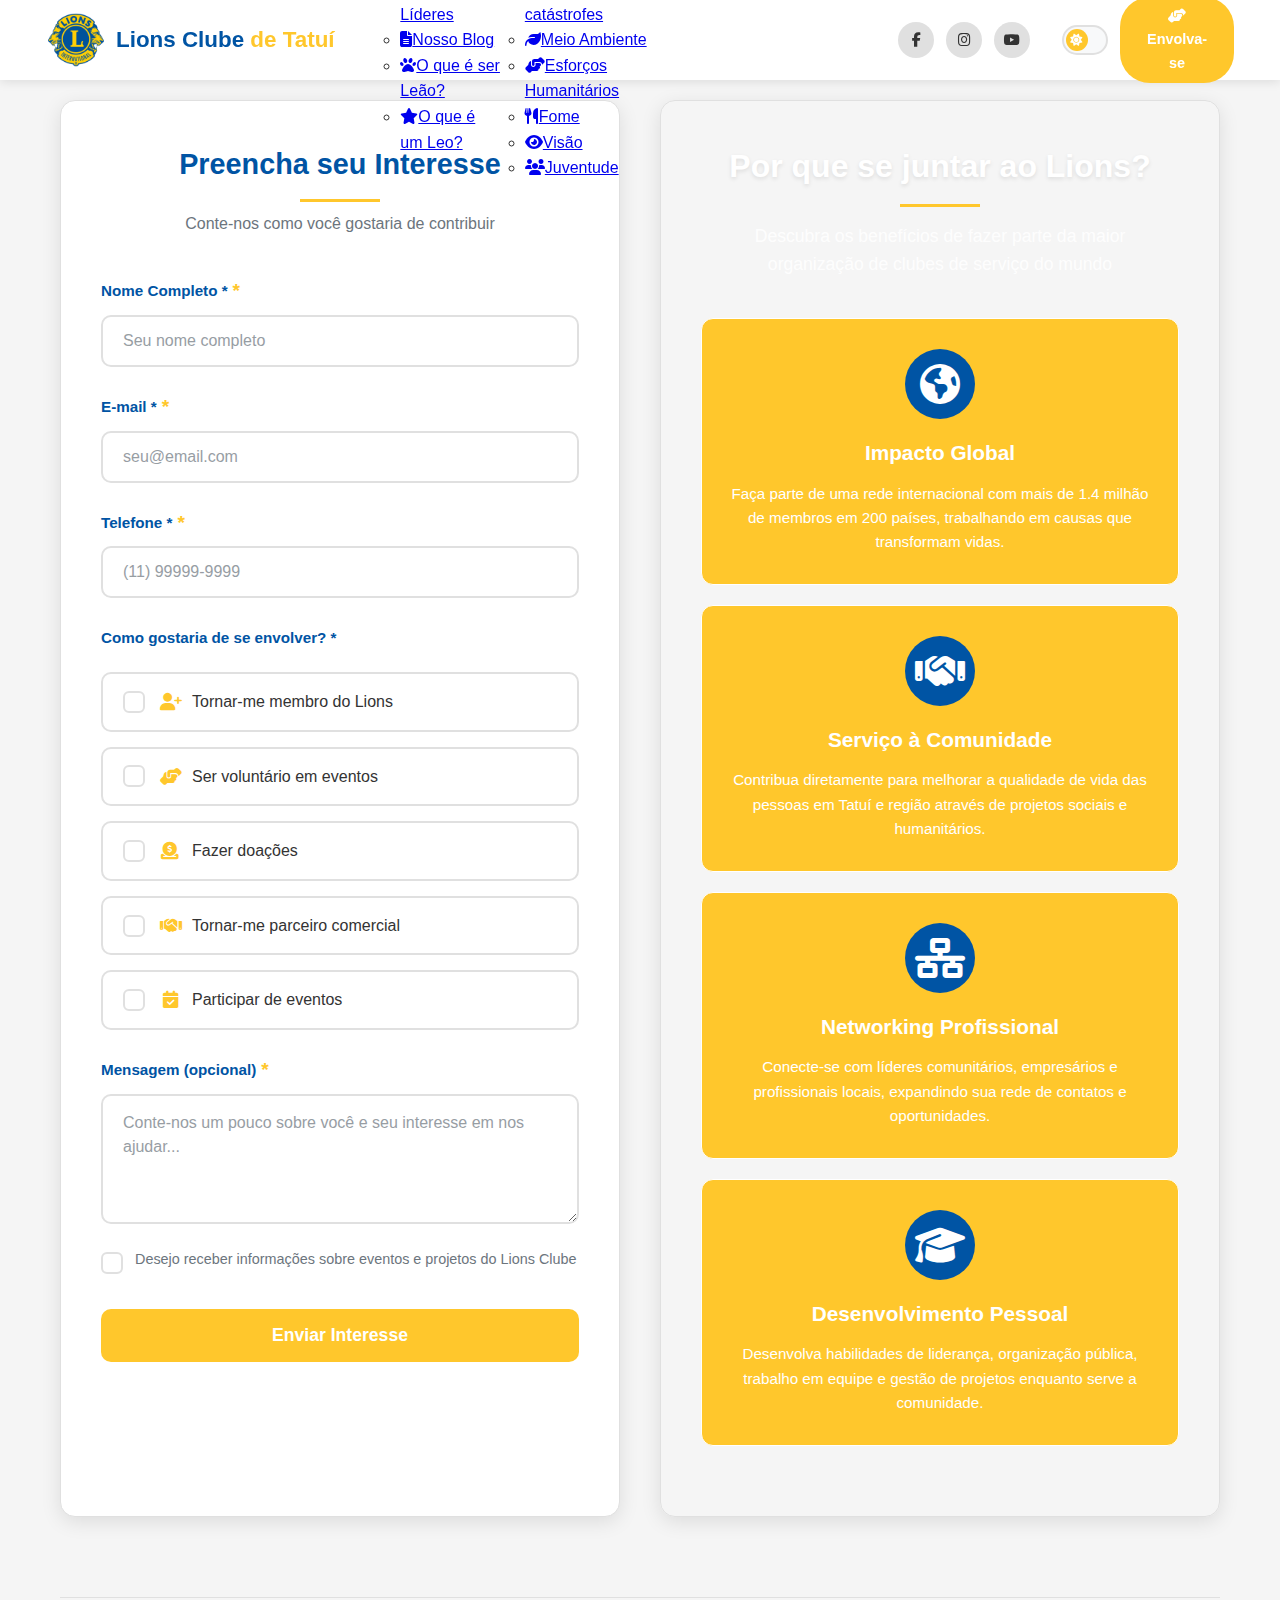
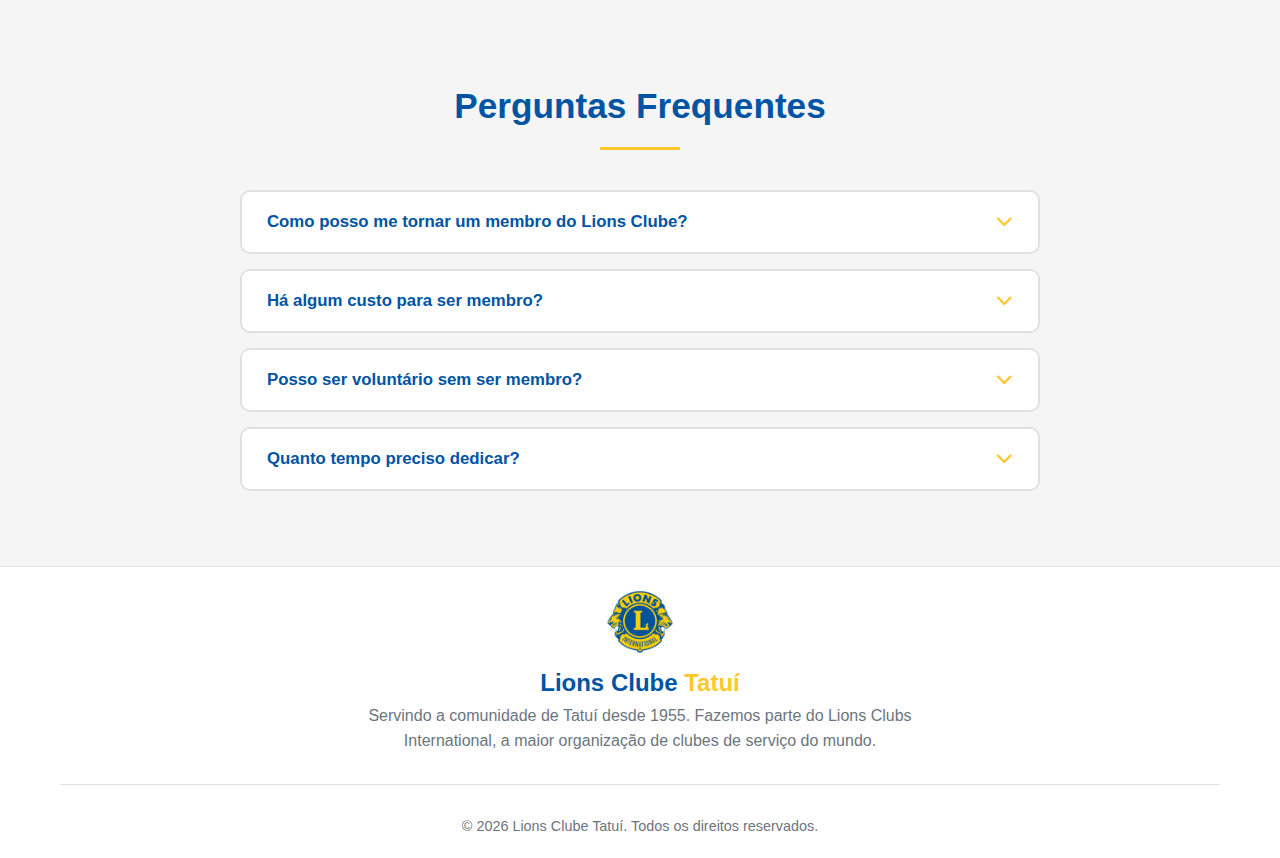
<file: login/login.html>
<!DOCTYPE html>
<html lang="pt-BR">

<head>
    <meta charset="UTF-8">
    <meta name="viewport" content="width=device-width, initial-scale=1.0">
    <title>Envolva-se | Lions Clube de Tatuí</title>

    <!-- CSS -->
    <link rel="stylesheet" href="../index.css">
    <link rel="stylesheet" href="../theme/theme.css">
    <link rel="stylesheet" href="login.css">

    <!-- Font Awesome -->
    <link rel="stylesheet" href="https://cdnjs.cloudflare.com/ajax/libs/font-awesome/6.4.0/css/all.min.css">

    <!-- JavaScript -->
    <script src="../index.js" defer></script>
    <script src="../theme/theme.js" defer></script>
    <script src="login.js" defer></script>

    <!-- Favicon -->
    <link rel="icon" href="../src/img/logo.png">
</head>

<body>
    <!-- Cabeçalho -->
    <header class="header">
        <div class="container header-container">
            <div class="logo">
                <a href="../index.html" class="logo-link">
                    <img src="../src/img/logo.png" alt="Lions Clube Internacional" class="logo-img">
                    <div class="logo-text">Lions Clube <span>de Tatuí</span></div>
                </a>
            </div>

            <button class="menu-toggle" id="menuToggle" aria-label="Abrir menu">
                <i class="fas fa-bars"></i>
            </button>

            <nav class="nav" id="mainNav">
                <ul class="nav-list">
                    <li class="nav-item"><a href="../index.html" class="nav-link">Início</a></li>

                    <!-- Dropdown de Sobre Nós -->
                    <li class="nav-item dropdown active">
                        <a href="#" class="nav-link">
                            Sobre Nós
                            <i class="fas fa-chevron-down dropdown-icon"></i>
                        </a>
                        <ul class="dropdown-menu">
                            <li><a href="../about-us/who-we-are/who-we-are.html" class="dropdown-item">
                                    <i class="fa fa-users"></i>Quem Somos?
                                </a></li>
                            <li><a href="../about-us/our-leaders/our-leaders.html" class="dropdown-item">
                                    <i class="fas fa-crown"></i>Nossos Líderes
                                </a></li>
                            <li><a href="https://lionsclubetatui.blogspot.com/" class="dropdown-item" target="blank">
                                    <i class="fa fa-file-text"></i>Nosso Blog
                                </a></li>
                            <li><a href="../about-us/about-lion-leo/about-lion.html" class="dropdown-item">
                                    <i class="fas fa-paw"></i>O que é ser Leão?
                                </a></li>
                            <li><a href="../about-us/about-lion-leo/about-leo.html" class="dropdown-item">
                                    <i class="fas fa-star"></i>O que é um Leo?
                                </a></li>
                        </ul>
                    </li>

                    <!-- Dropdown da Causas -->
                    <li class="nav-item dropdown">
                        <a href="#causes" class="nav-link">
                            Causas
                            <i class="fas fa-chevron-down dropdown-icon"></i>
                        </a>
                        <ul class="dropdown-menu">
                            <li><a href="../causes/child-cancer.html" class="dropdown-item">
                                    <i class="fas fa-child"></i>Câncer Infantil
                                </a></li>
                            <li><a href="../causes/diabetes.html" class="dropdown-item">
                                    <i class="fas fa-heartbeat"></i>Diabetes
                                </a></li>
                            <li><a href="../causes/help-after-disasters.html" class="dropdown-item">
                                    <i class="fas fa-home"></i>Socorro após catástrofes
                                </a></li>
                            <li><a href="../causes/environment.html" class="dropdown-item">
                                    <i class="fas fa-leaf"></i>Meio Ambiente
                                </a></li>
                            <li><a href="../causes/humanitarian-efforts.html" class="dropdown-item">
                                    <i class="fas fa-hands-helping"></i>Esforços Humanitários
                                </a></li>
                            <li><a href="../causes/hunger.html" class="dropdown-item">
                                    <i class="fas fa-utensils"></i>Fome
                                </a></li>
                            <li><a href="../causes/vision.html" class="dropdown-item">
                                    <i class="fas fa-eye"></i>Visão
                                </a></li>
                            <li><a href="../causes/youth.html" class="dropdown-item">
                                    <i class="fas fa-users"></i>Juventude
                                </a></li>
                        </ul>
                    </li>

                    <li class="nav-item"><a href="../index.html#mission" class="nav-link">Nossa Missão</a></li>
                    <li class="nav-item"><a href="../index.html#atividades" class="nav-link">Eventos</a></li>
                </ul>

                <!-- Links sociais no header -->
                <div class="nav-social-links">
                    <a href="https://www.facebook.com/lionsclubedetatui.org.br" target="_blank" aria-label="Facebook"><i
                            class="fab fa-facebook-f"></i></a>
                    <a href="https://www.instagram.com/lionsclubedetatui" target="_blank" aria-label="Instagram"><i
                            class="fab fa-instagram"></i></a>
                    <a href="https://www.youtube.com/@lionsclubedetatui336" target="_blank" aria-label="YouTube"><i
                            class="fab fa-youtube"></i></a>
                </div>

                <div class="nav-actions">
                    <button class="theme-toggle" id="themeToggle" aria-label="Alternar tema">
                        <span class="toggle-slider">
                            <i class="fas fa-sun toggle-icon sun-icon"></i>
                            <i class="fas fa-moon toggle-icon moon-icon"></i>
                        </span>
                    </button>

                    <a href="../login/login.html" class="btn btn-small nav-involve-btn">
                        <i class="fas fa-hands-helping"></i>
                        Envolva-se
                    </a>
                </div>
            </nav>
        </div>
    </header>
    <!-- Conteúdo Principal -->
    <main class="envolva-se-page">
        <div class="container">

            <!-- Opções de Envolvimento -->
            <div class="envolva-se-content">
                <!-- Formulário de Interesse -->
                <div class="envolva-se-form-container card">
                    <div class="envolva-se-header">
                        <h2 class="section-title">Preencha seu Interesse</h2>
                        <p class="section-description">Conte-nos como você gostaria de contribuir</p>
                    </div>

                    <form id="interesse-form" class="envolva-se-form" novalidate>
                        <div class="form-group">
                            <label for="nome" class="form-label">Nome Completo *</label>
                            <input type="text" id="nome" name="nome" class="form-input" placeholder="Seu nome completo"
                                required>
                        </div>

                        <div class="form-group">
                            <label for="email" class="form-label">E-mail *</label>
                            <input type="email" id="email" name="email" class="form-input" placeholder="seu@email.com"
                                required>
                        </div>

                        <div class="form-group">
                            <label for="telefone" class="form-label">Telefone *</label>
                            <input type="tel" id="telefone" name="telefone" class="form-input"
                                placeholder="(11) 99999-9999" required>
                        </div>

                        <div class="form-group">
                            <label class="form-label">Como gostaria de se envolver? *</label>
                            <div class="envolvimento-options">
                                <label class="option-checkbox">
                                    <input type="checkbox" name="envolvimento" value="membro">
                                    <span class="checkbox-custom"></span>
                                    <span class="option-text">
                                        <i class="fas fa-user-plus"></i>
                                        Tornar-me membro do Lions
                                    </span>
                                </label>

                                <label class="option-checkbox">
                                    <input type="checkbox" name="envolvimento" value="voluntario">
                                    <span class="checkbox-custom"></span>
                                    <span class="option-text">
                                        <i class="fas fa-hands-helping"></i>
                                        Ser voluntário em eventos
                                    </span>
                                </label>

                                <label class="option-checkbox">
                                    <input type="checkbox" name="envolvimento" value="doacao">
                                    <span class="checkbox-custom"></span>
                                    <span class="option-text">
                                        <i class="fas fa-donate"></i>
                                        Fazer doações
                                    </span>
                                </label>

                                <label class="option-checkbox">
                                    <input type="checkbox" name="envolvimento" value="parceiro">
                                    <span class="checkbox-custom"></span>
                                    <span class="option-text">
                                        <i class="fas fa-handshake"></i>
                                        Tornar-me parceiro comercial
                                    </span>
                                </label>

                                <label class="option-checkbox">
                                    <input type="checkbox" name="envolvimento" value="eventos">
                                    <span class="checkbox-custom"></span>
                                    <span class="option-text">
                                        <i class="fas fa-calendar-check"></i>
                                        Participar de eventos
                                    </span>
                                </label>
                            </div>
                        </div>

                        <div class="form-group">
                            <label for="mensagem" class="form-label">Mensagem (opcional)</label>
                            <textarea id="mensagem" name="mensagem" class="form-input textarea-input"
                                placeholder="Conte-nos um pouco sobre você e seu interesse em nos ajudar..."
                                rows="4"></textarea>
                        </div>

                        <div class="form-group">
                            <label class="checkbox-label">
                                <input type="checkbox" id="newsletter" name="newsletter">
                                <span class="checkbox-custom"></span>
                                Desejo receber informações sobre eventos e projetos do Lions Clube
                            </label>
                        </div>

                        <button type="submit" class="btn btn-full">
                            <span class="btn-text">Enviar Interesse</span>
                            <span class="btn-loading" style="display: none;">
                                <i class="fas fa-spinner fa-spin"></i>
                                Enviando...
                            </span>
                        </button>
                    </form>
                </div>

                <!-- Informações sobre envolvimento -->
                <div class="envolva-se-info card">
                    <div class="info-content">
                        <div class="info-header">
                            <h2 class="section-title">Por que se juntar ao Lions?</h2>
                            <p>Descubra os benefícios de fazer parte da maior organização de clubes de serviço do mundo
                            </p>
                        </div>

                        <div class="info-features-grid">
                            <div class="info-feature">
                                <i class="fas fa-globe-americas"></i>
                                <h4>Impacto Global</h4>
                                <p>Faça parte de uma rede internacional com mais de 1.4 milhão de membros em 200 países,
                                    trabalhando em causas que transformam vidas.</p>
                            </div>

                            <div class="info-feature">
                                <i class="fas fa-handshake"></i>
                                <h4>Serviço à Comunidade</h4>
                                <p>Contribua diretamente para melhorar a qualidade de vida das pessoas em Tatuí e região
                                    através de projetos sociais e humanitários.</p>
                            </div>

                            <div class="info-feature">
                                <i class="fas fa-network-wired"></i>
                                <h4>Networking Profissional</h4>
                                <p>Conecte-se com líderes comunitários, empresários e profissionais locais, expandindo
                                    sua rede de contatos e oportunidades.</p>
                            </div>

                            <div class="info-feature">
                                <i class="fas fa-graduation-cap"></i>
                                <h4>Desenvolvimento Pessoal</h4>
                                <p>Desenvolva habilidades de liderança, organização pública, trabalho em equipe e gestão
                                    de projetos enquanto serve a comunidade.</p>
                            </div>
                        </div>
                    </div>
                </div>
            </div>

            <!-- FAQ -->
            <section class="faq-section">
                <h2 class="section-title">Perguntas Frequentes</h2>

                <div class="faq-container">
                    <div class="faq-item">
                        <button class="faq-question">
                            <span>Como posso me tornar um membro do Lions Clube?</span>
                            <i class="fas fa-chevron-down"></i>
                        </button>
                        <div class="faq-answer">
                            <p>Para se tornar membro, você precisa ser convidado por um Leão atual ou expressar seu
                                interesse através deste formulário. Após o contato inicial, você será convidado para uma
                                reunião para conhecer melhor nosso trabalho e, se houver interesse mútuo, será
                                formalizada sua adesão.</p>
                        </div>
                    </div>

                    <div class="faq-item">
                        <button class="faq-question">
                            <span>Há algum custo para ser membro?</span>
                            <i class="fas fa-chevron-down"></i>
                        </button>
                        <div class="faq-answer">
                            <p>Sim, há uma mensalidade que ajuda a custear as atividades do clube, eventos e
                                contribuições para as causas globais do Lions International. O valor é acessível e
                                discutido durante o processo de adesão.</p>
                        </div>
                    </div>

                    <div class="faq-item">
                        <button class="faq-question">
                            <span>Posso ser voluntário sem ser membro?</span>
                            <i class="fas fa-chevron-down"></i>
                        </button>
                        <div class="faq-answer">
                            <p>Sim! Temos muitos voluntários que participam de eventos específicos sem serem membros
                                formais. Você pode ajudar em ações pontuais conforme sua disponibilidade.</p>
                        </div>
                    </div>

                    <div class="faq-item">
                        <button class="faq-question">
                            <span>Quanto tempo preciso dedicar?</span>
                            <i class="fas fa-chevron-down"></i>
                        </button>
                        <div class="faq-answer">
                            <p>Como membro, espera-se a participação em reuniões mensais e eventos. Como voluntário,
                                você pode escolher os eventos e projetos que se encaixam na sua agenda. A flexibilidade
                                é uma de nossas características.</p>
                        </div>
                    </div>
                </div>
            </section>
        </div>
    </main>

    <!-- Rodapé -->
    <footer>
        <div class="container">
            <div class="footer-content">
                <div class="footer-col">
                    <div class="footer-logo">
                        <img src="../src/img/logo.png" alt="Lions Clube Internacional" class="logo-img">
                        <div class="logo-text">Lions Clube <span>Tatuí</span></div>
                    </div>
                    <p>Servindo a comunidade de Tatuí desde 1955. Fazemos parte do Lions Clubs International, a maior
                        organização de clubes de serviço do mundo.</p>
                </div>
            </div>
            <div class="footer-bottom">
                <p>&copy; <span id="currentYear">2025</span> Lions Clube Tatuí. Todos os direitos reservados.</p>
            </div>
        </div>
    </footer>
</body>

</html>
</file>
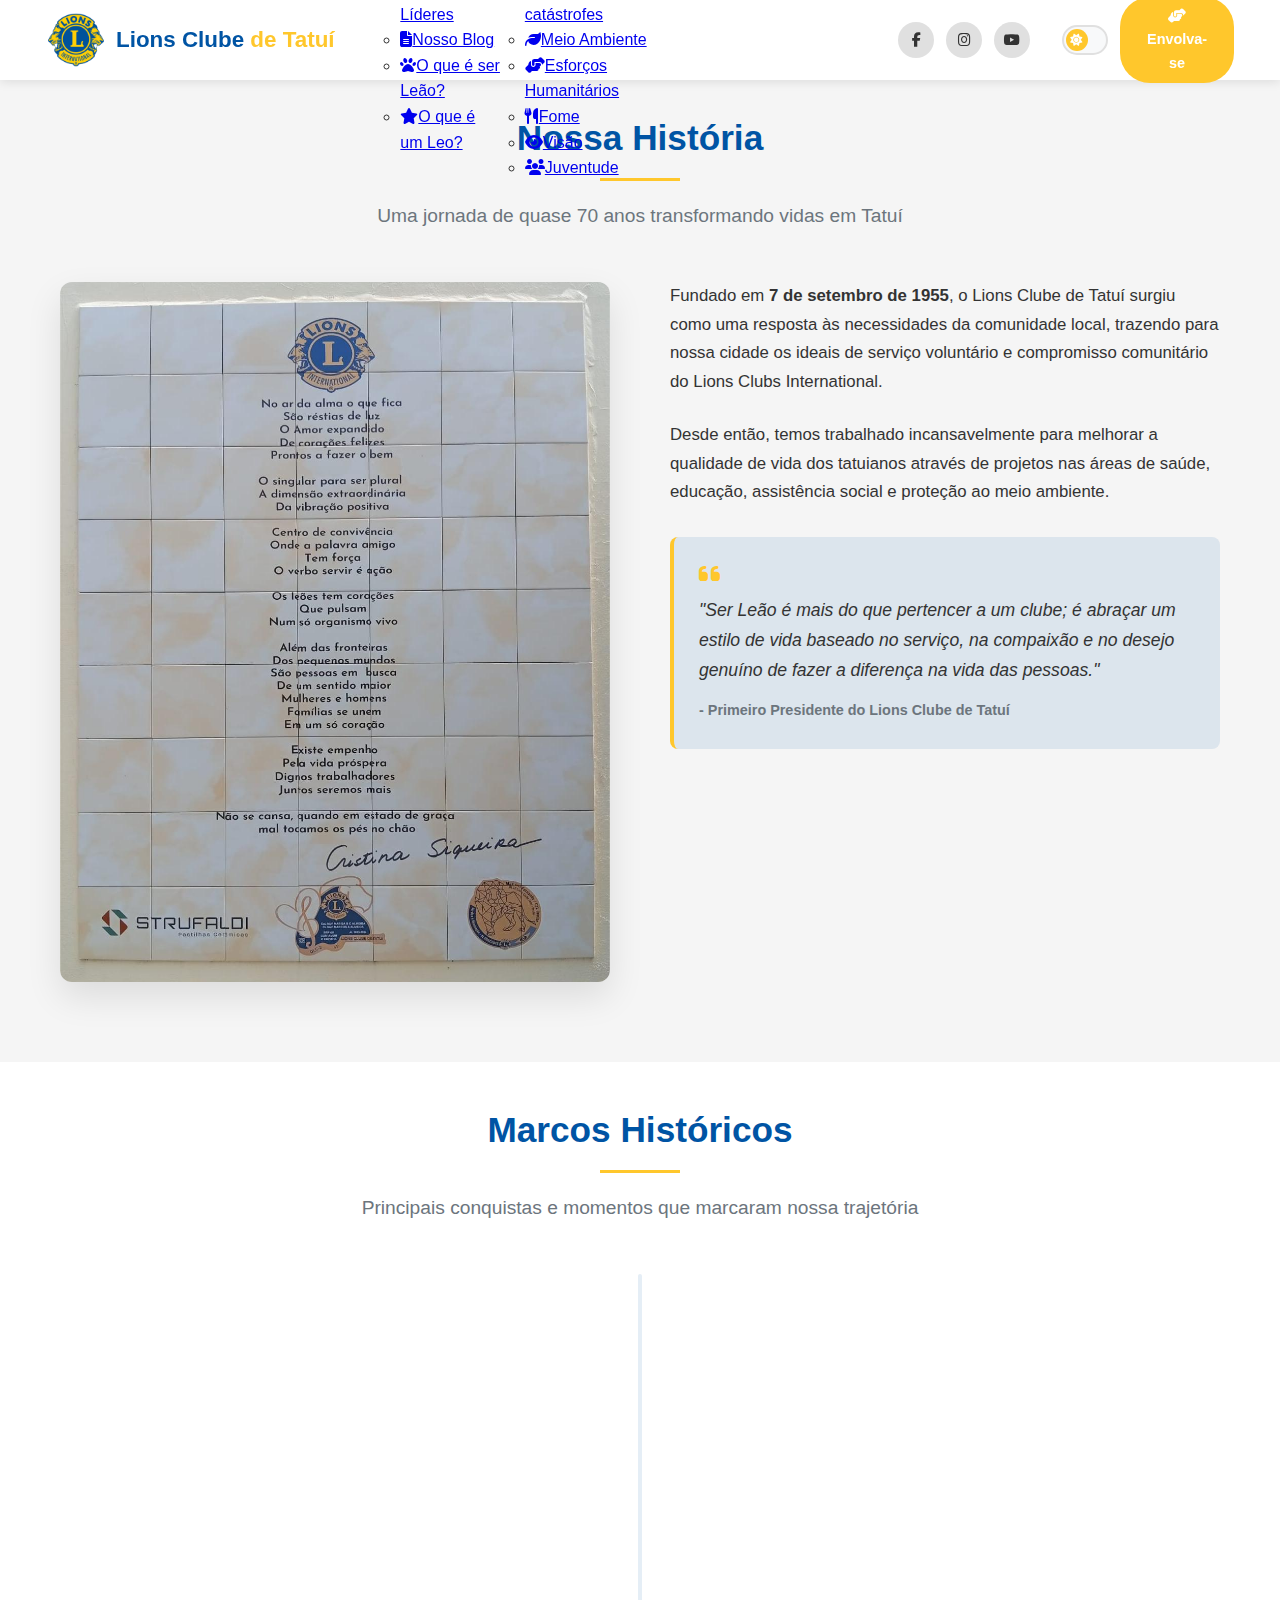
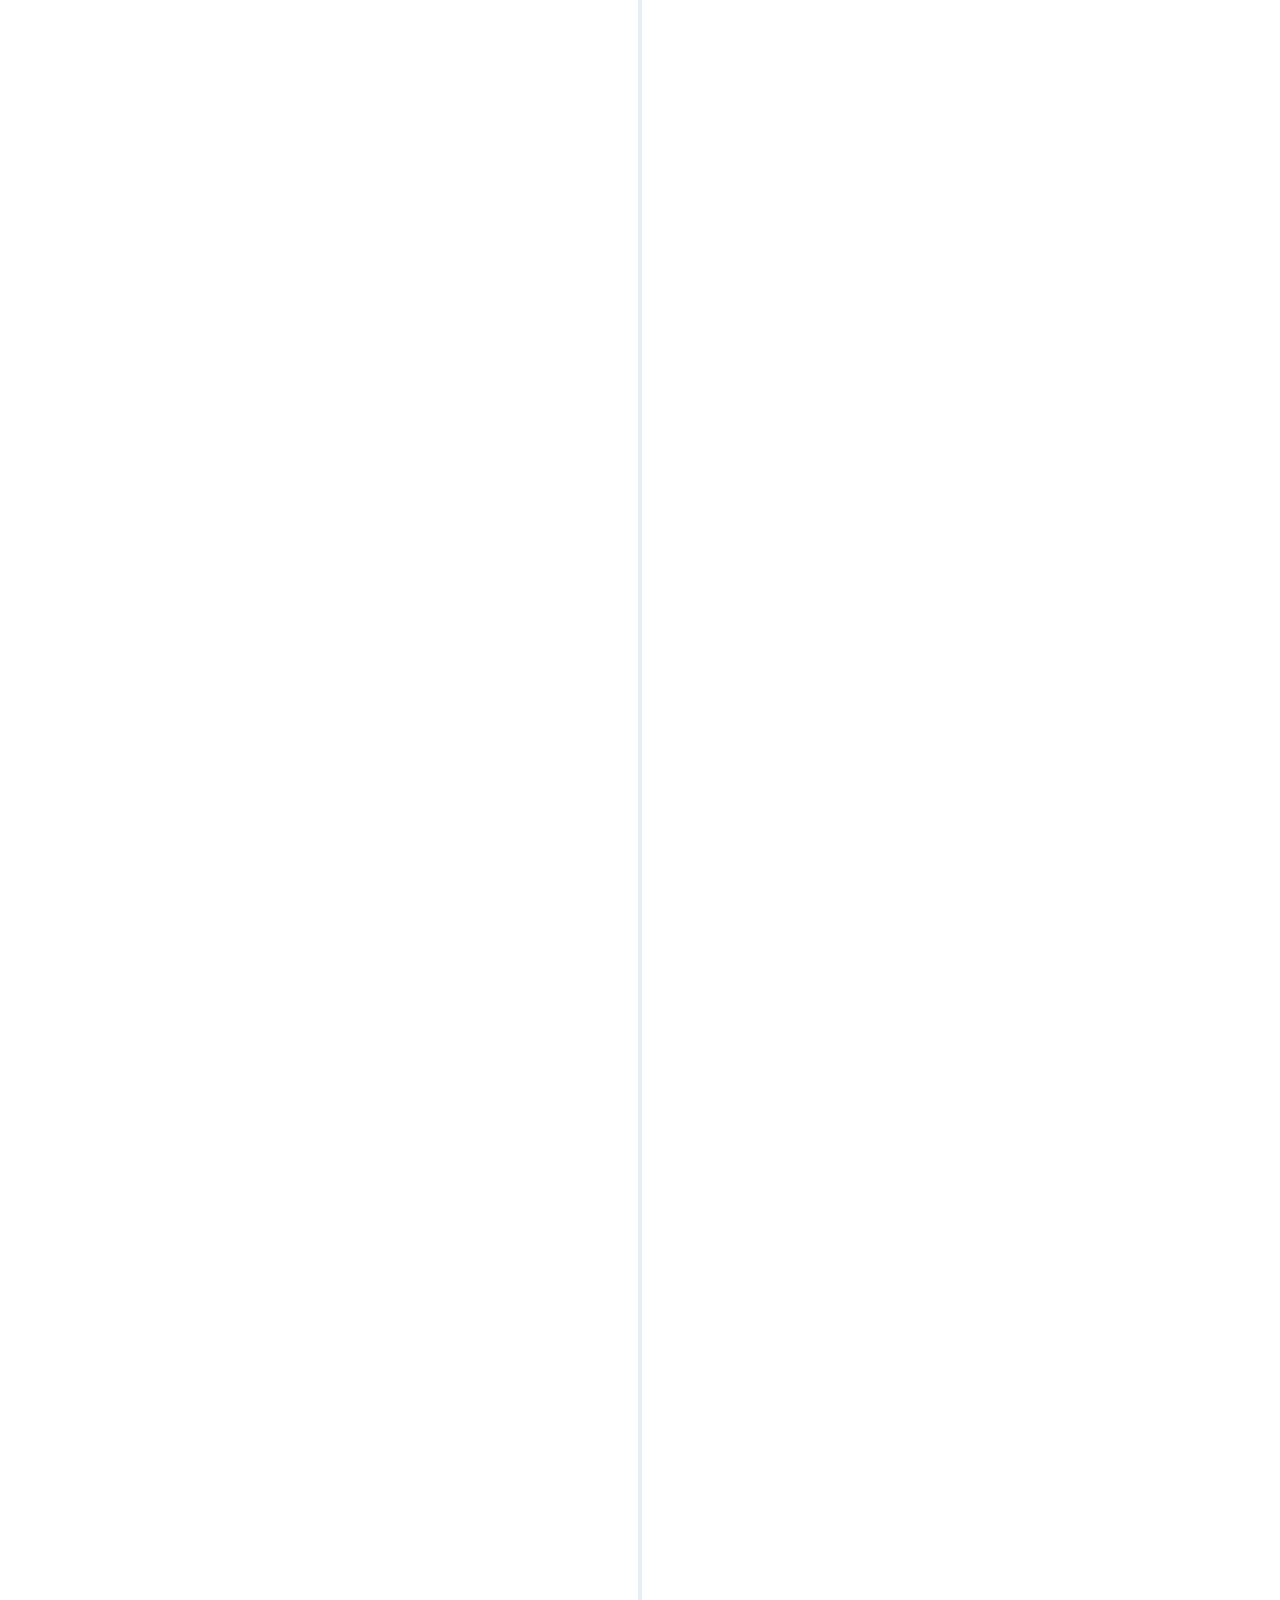
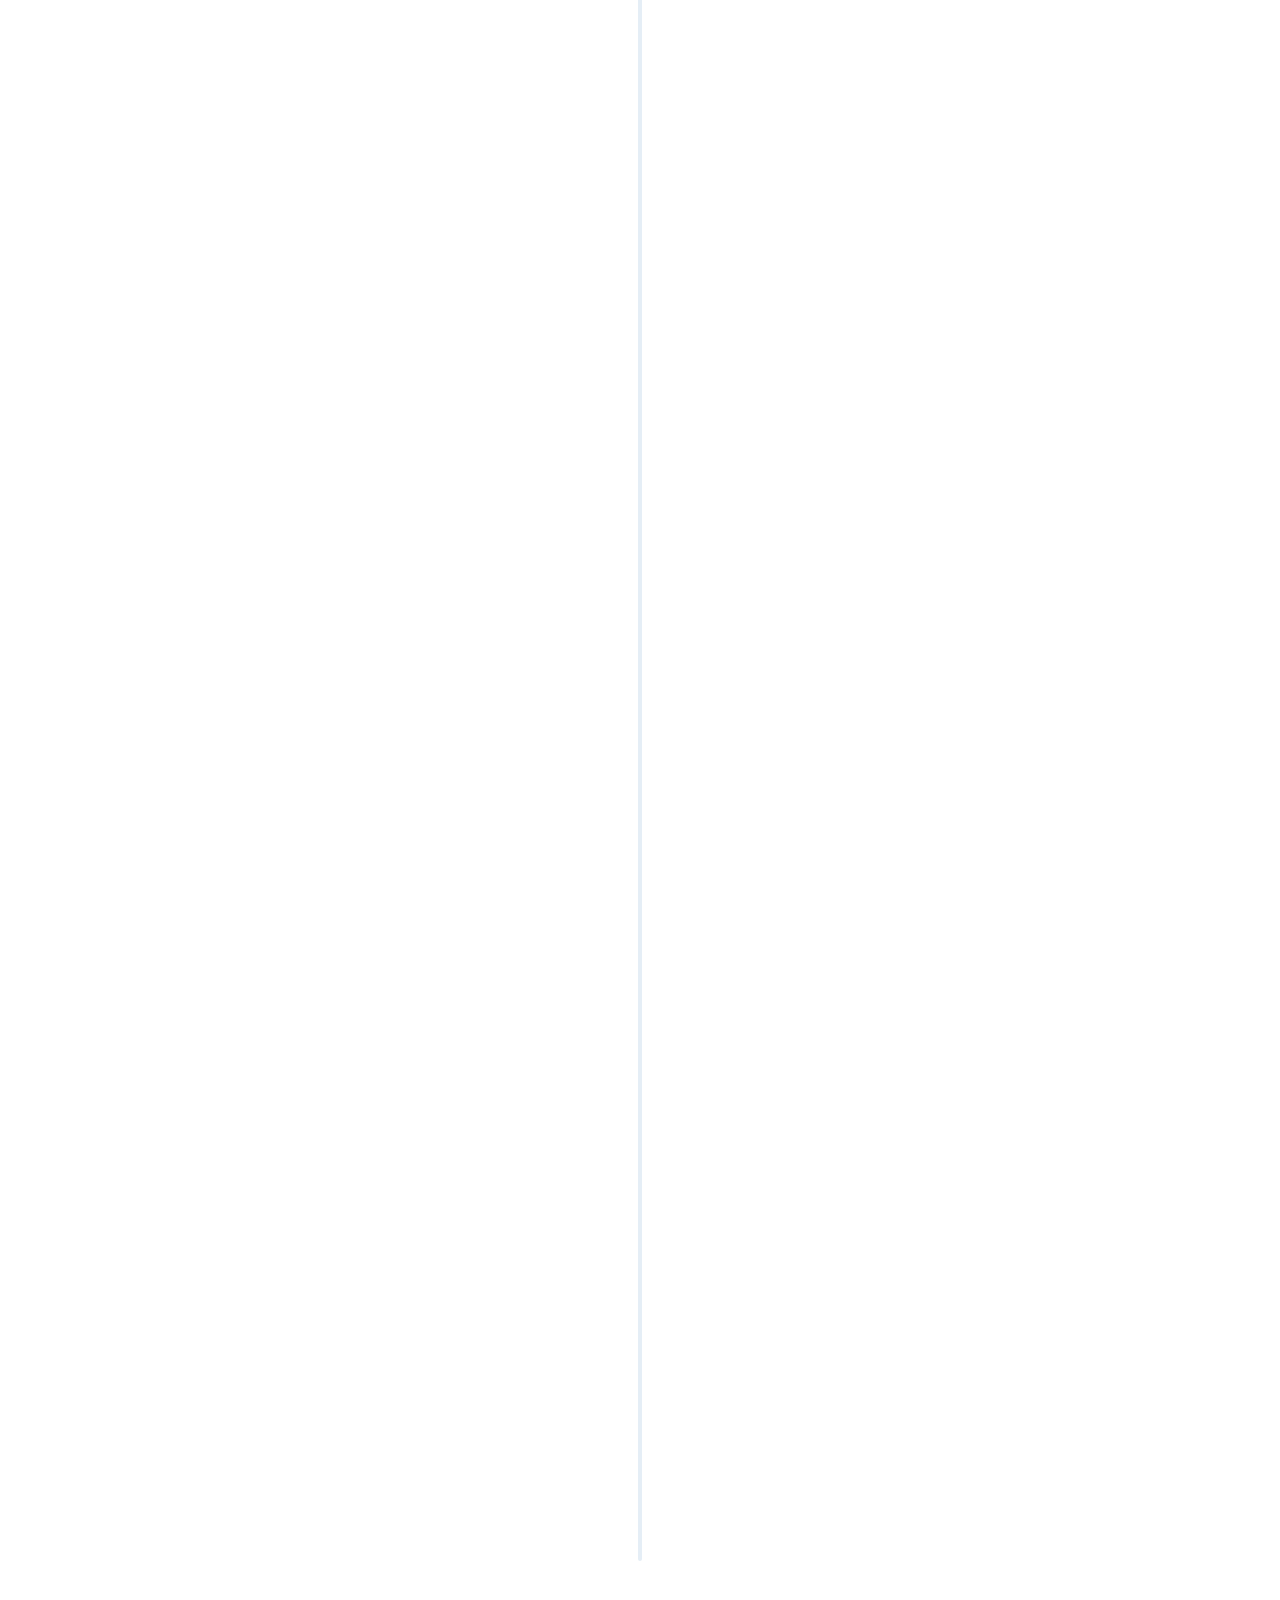
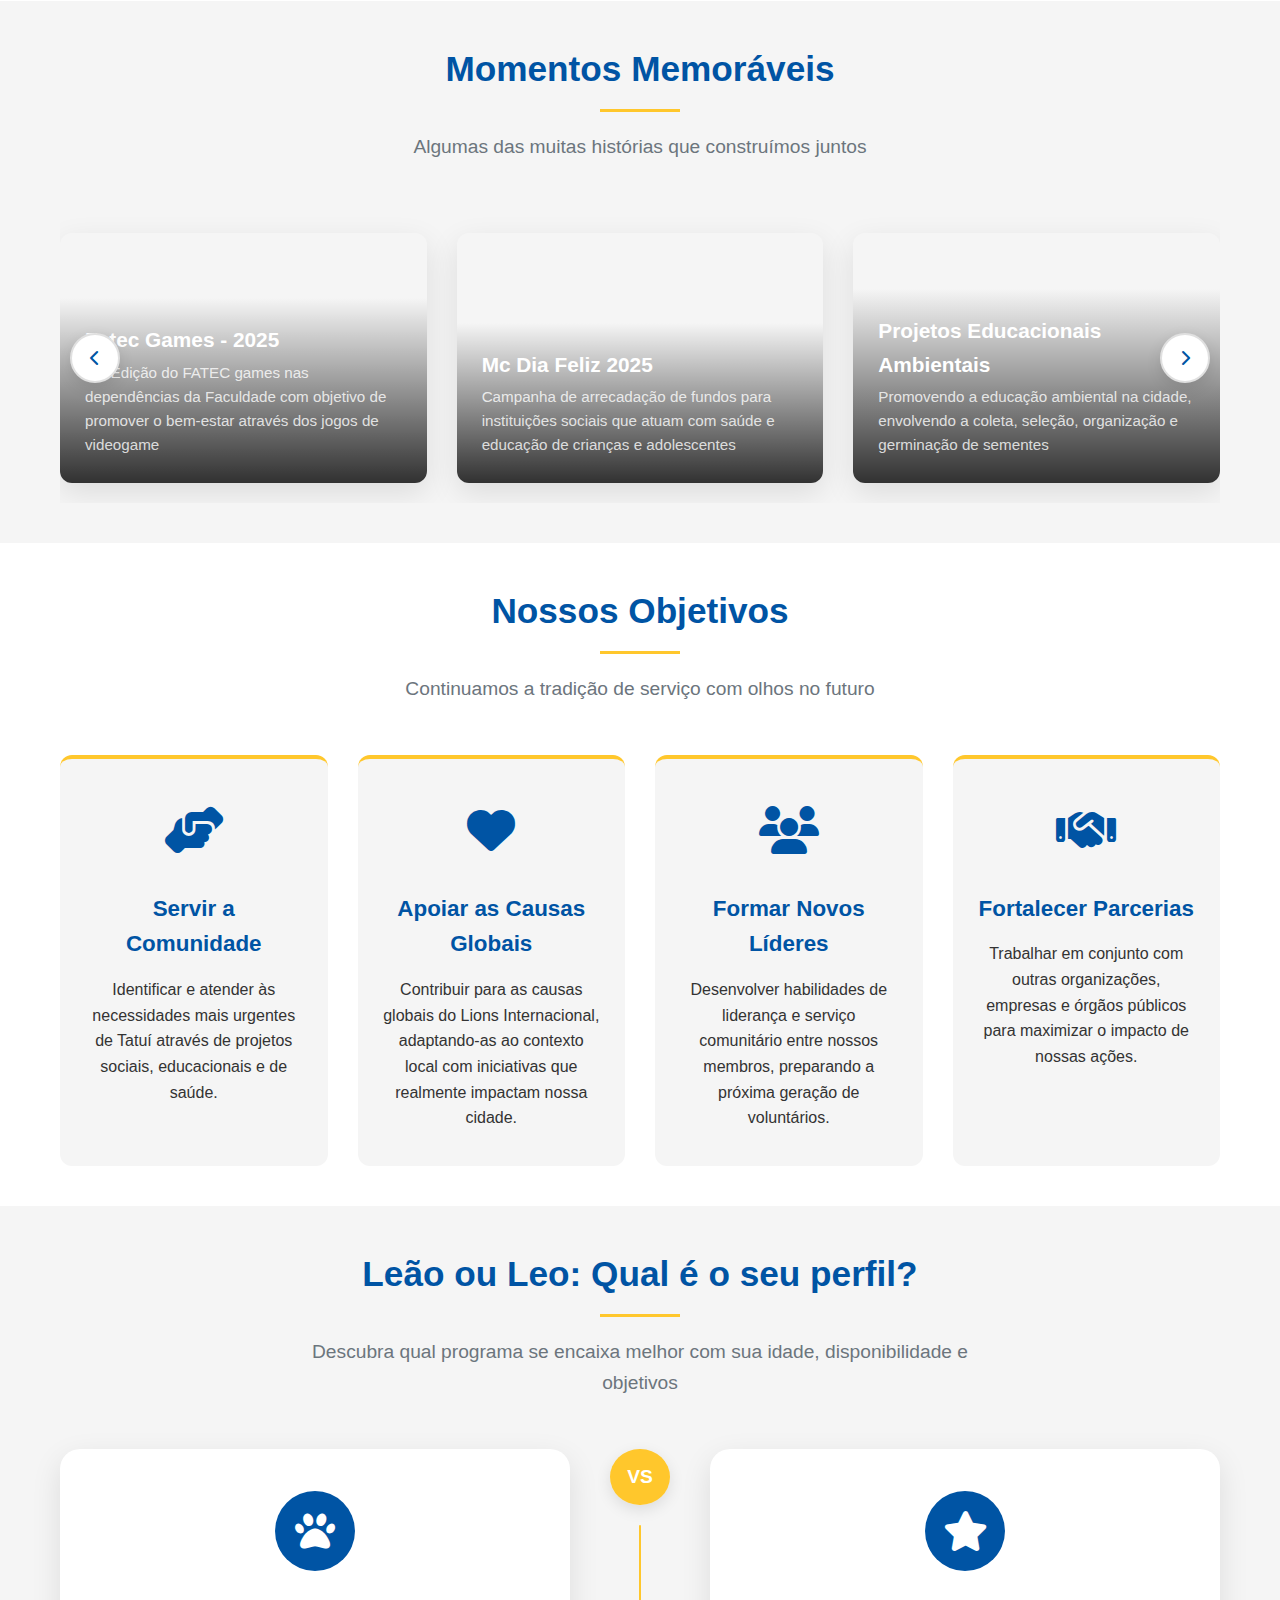
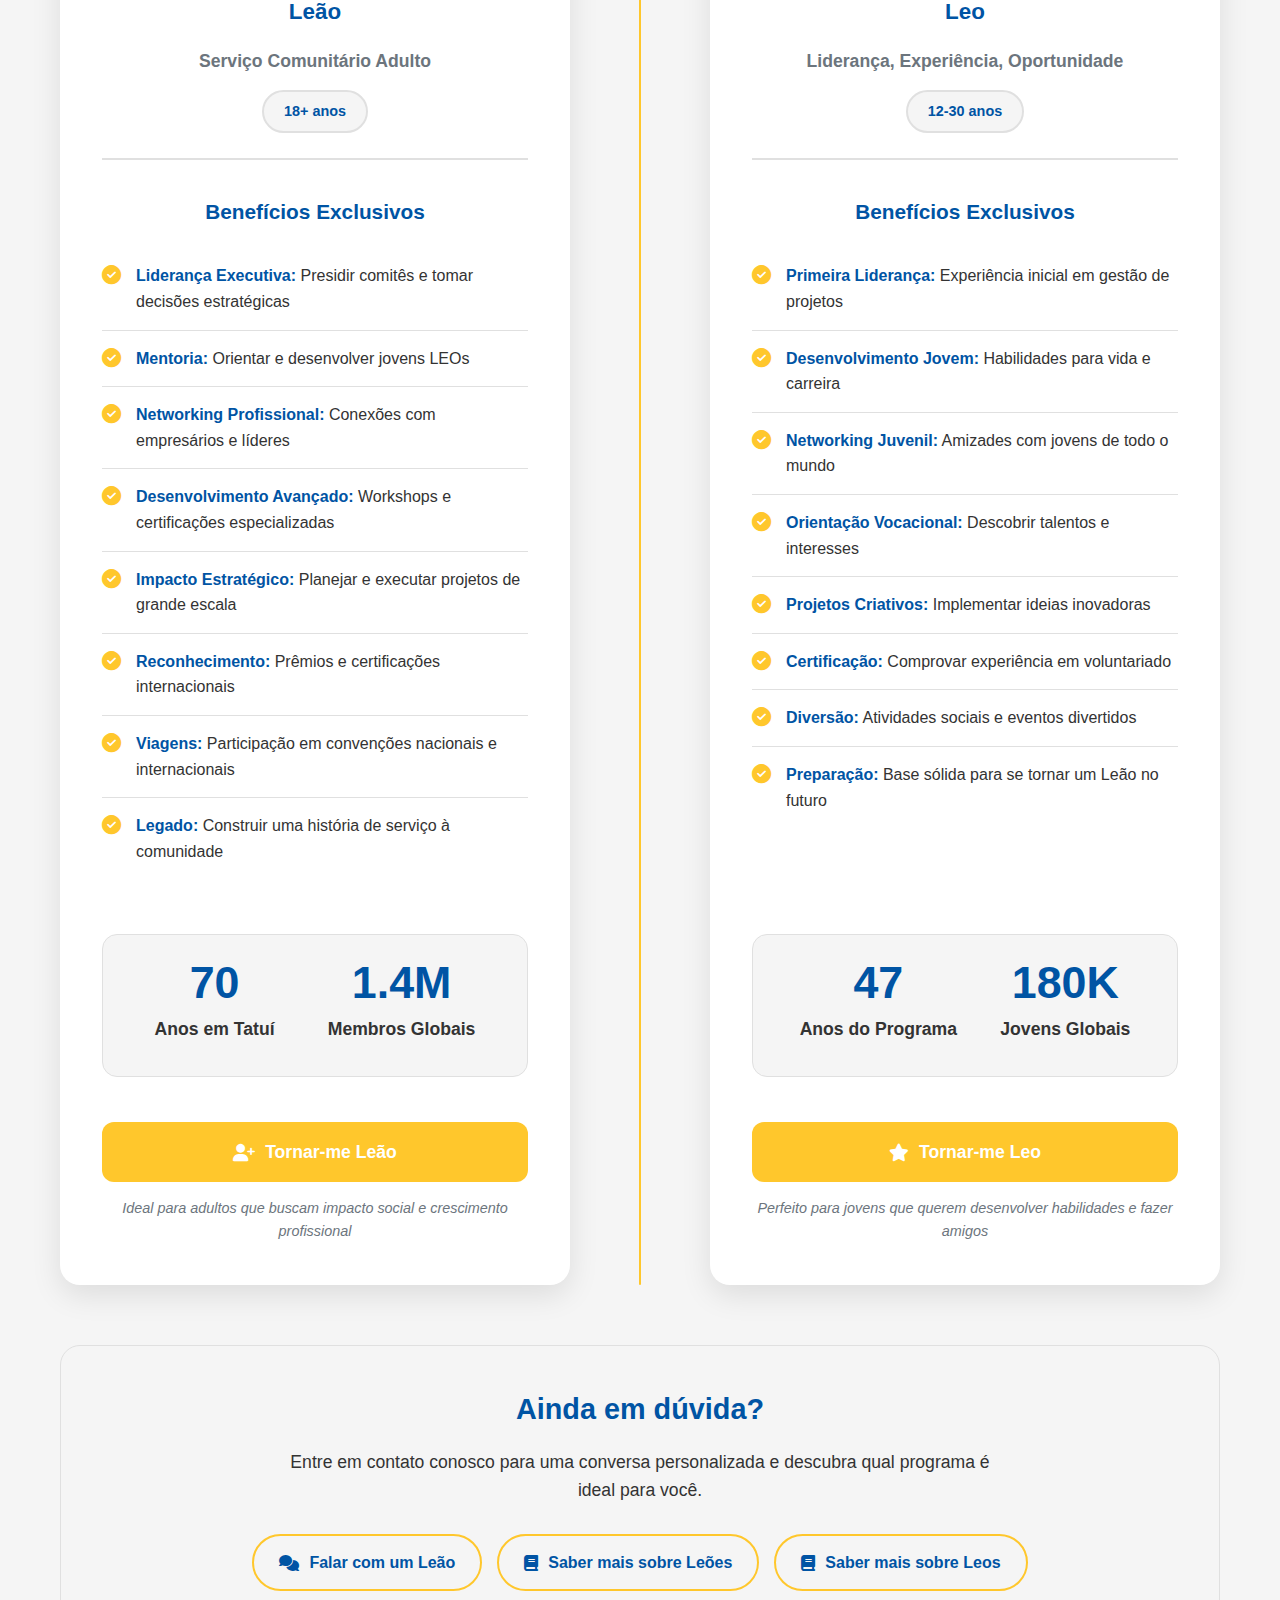
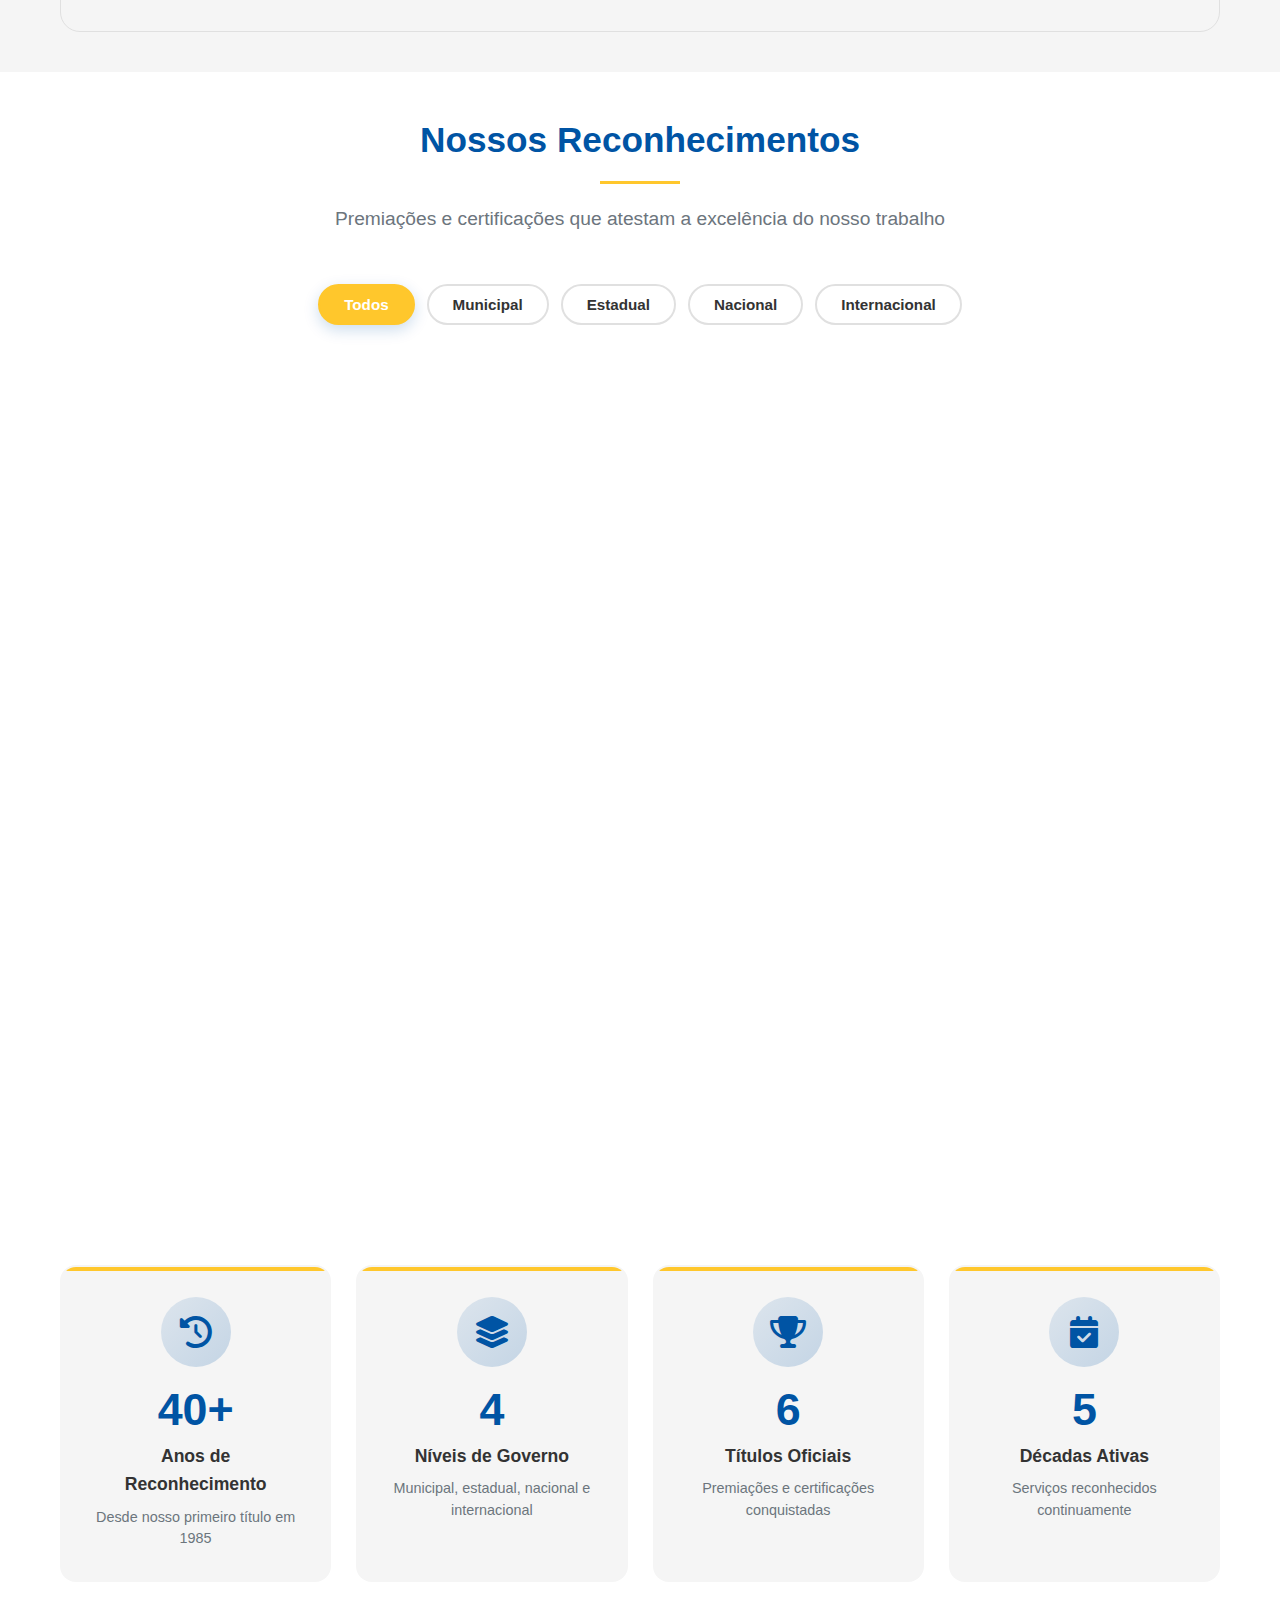
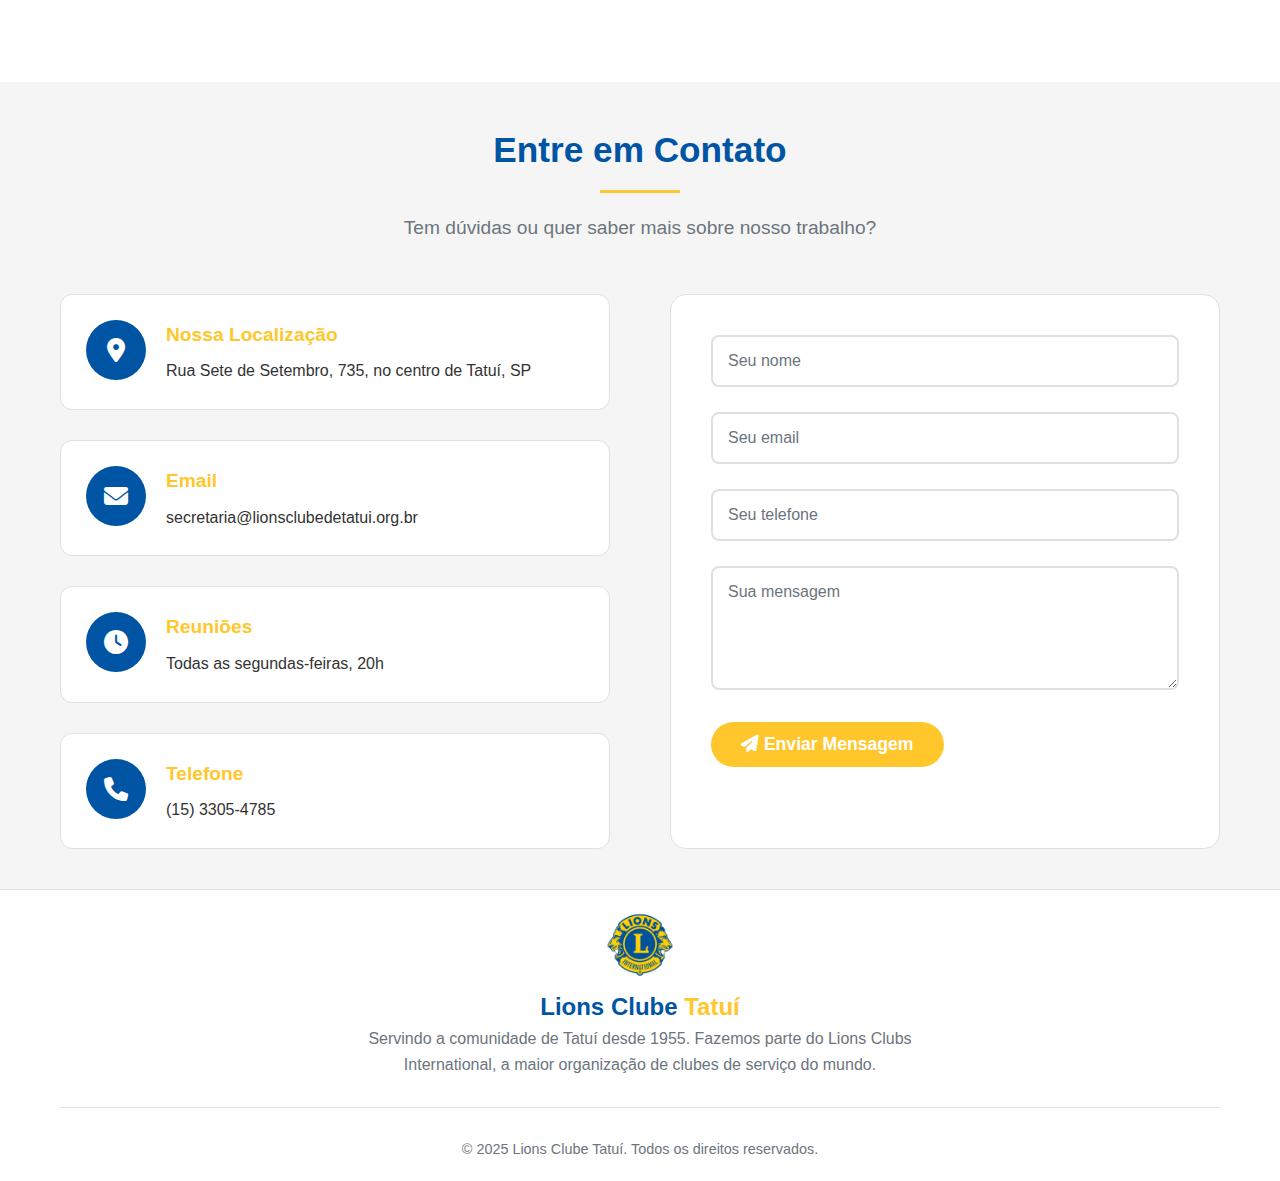
<file: about-us/who-we-are/who-we-are.html>
<!DOCTYPE html>
<html lang="pt-BR">

<head>
    <meta charset="UTF-8">
    <meta name="viewport" content="width=device-width, initial-scale=1.0">
    <title>Quem Somos | Lions Clube de Tatuí</title>
    <link rel="stylesheet" href="https://cdnjs.cloudflare.com/ajax/libs/font-awesome/6.4.0/css/all.min.css">

    <!-- CSS -->
    <link rel="stylesheet" href="../../index.css">
    <link rel="stylesheet" href="../../theme/theme.css">
    <link rel="stylesheet" href="who-we-are.css">

    <!-- JavaScript -->
    <script src="../../index.js" defer></script>
    <script src="../../theme/theme.js" defer></script>
    <script src="who-we-are.js" defer></script>

    <!-- Favicon -->
    <link rel="icon" href="../../src/img/logo.png">
</head>

<body>
    <!-- Cabeçalho -->
    <header class="header">
        <div class="container header-container">
            <div class="logo">
                <a href="../../index.html" class="logo-link">
                    <img src="../../src/img/logo.png" alt="Lions Clube Internacional" class="logo-img">
                    <div class="logo-text">Lions Clube <span>de Tatuí</span></div>
                </a>
            </div>

            <button class="menu-toggle" id="menuToggle" aria-label="Abrir menu">
                <i class="fas fa-bars"></i>
            </button>

            <nav class="nav" id="mainNav">
                <ul class="nav-list">
                    <li class="nav-item"><a href="../../index.html" class="nav-link">Início</a></li>

                    <!-- Dropdown de Sobre Nós -->
                    <li class="nav-item dropdown active">
                        <a href="#" class="nav-link">
                            Sobre Nós
                            <i class="fas fa-chevron-down dropdown-icon"></i>
                        </a>
                        <ul class="dropdown-menu">
                            <li><a href="../../about-us/who-we-are/who-we-are.html" class="dropdown-item">
                                    <i class="fa fa-users"></i>Quem Somos?
                                </a></li>
                            <li><a href="../../about-us/our-leaders/our-leaders.html" class="dropdown-item">
                                    <i class="fas fa-crown"></i>Nossos Líderes
                                </a></li>
                            <li><a href="https://lionsclubetatui.blogspot.com/" class="dropdown-item" target="blank">
                                    <i class="fa fa-file-text"></i>Nosso Blog
                                </a></li>
                            <li><a href="../../about-us/about-lion-leo/about-lion.html" class="dropdown-item">
                                    <i class="fas fa-paw"></i>O que é ser Leão?
                                </a></li>
                            <li><a href="../../about-us/about-lion-leo/about-leo.html" class="dropdown-item">
                                    <i class="fas fa-star"></i>O que é um Leo?
                                </a></li>
                        </ul>
                    </li>

                    <!-- Dropdown da Causas -->
                    <li class="nav-item dropdown">
                        <a href="#causes" class="nav-link">
                            Causas
                            <i class="fas fa-chevron-down dropdown-icon"></i>
                        </a>
                        <ul class="dropdown-menu">
                            <li><a href="../../causes/child-cancer.html" class="dropdown-item">
                                    <i class="fas fa-child"></i>Câncer Infantil
                                </a></li>
                            <li><a href="../../causes/diabetes.html" class="dropdown-item">
                                    <i class="fas fa-heartbeat"></i>Diabetes
                                </a></li>
                            <li><a href="../../causes/help-after-disasters.html" class="dropdown-item">
                                    <i class="fas fa-home"></i>Socorro após catástrofes
                                </a></li>
                            <li><a href="../../causes/environment.html" class="dropdown-item">
                                    <i class="fas fa-leaf"></i>Meio Ambiente
                                </a></li>
                            <li><a href="../../causes/humanitarian-efforts.html" class="dropdown-item">
                                    <i class="fas fa-hands-helping"></i>Esforços Humanitários
                                </a></li>
                            <li><a href="../../causes/hunger.html" class="dropdown-item">
                                    <i class="fas fa-utensils"></i>Fome
                                </a></li>
                            <li><a href="../../causes/vision.html" class="dropdown-item">
                                    <i class="fas fa-eye"></i>Visão
                                </a></li>
                            <li><a href="../../causes/youth.html" class="dropdown-item">
                                    <i class="fas fa-users"></i>Juventude
                                </a></li>
                        </ul>
                    </li>

                    <li class="nav-item"><a href="../../index.html#mission" class="nav-link">Nossa Missão</a></li>
                    <li class="nav-item"><a href="../../index.html#atividades" class="nav-link">Eventos</a></li>
                </ul>

                <!-- Links sociais no header -->
                <div class="nav-social-links">
                    <a href="https://www.facebook.com/lionsclubedetatui.org.br" target="_blank" aria-label="Facebook"><i
                            class="fab fa-facebook-f"></i></a>
                    <a href="https://www.instagram.com/lionsclubedetatui" target="_blank" aria-label="Instagram"><i
                            class="fab fa-instagram"></i></a>
                    <a href="https://www.youtube.com/@lionsclubedetatui336" target="_blank" aria-label="YouTube"><i
                            class="fab fa-youtube"></i></a>
                </div>

                <div class="nav-actions">
                    <button class="theme-toggle" id="themeToggle" aria-label="Alternar tema">
                        <span class="toggle-slider">
                            <i class="fas fa-sun toggle-icon sun-icon"></i>
                            <i class="fas fa-moon toggle-icon moon-icon"></i>
                        </span>
                    </button>

                    <a href="../../login/login.html" class="btn btn-small nav-involve-btn">
                        <i class="fas fa-hands-helping"></i>
                        Envolva-se
                    </a>
                </div>
            </nav>
        </div>
    </header>

    <!-- Conteúdo Principal -->
    <main class="about-page">

        <!-- Nossa História -->
        <section class="our-history">
            <div class="container">
                <div class="section-header">
                    <h2 class="section-title">Nossa História</h2>
                    <p class="section-subtitle">Uma jornada de quase 70 anos transformando vidas em Tatuí</p>
                </div>

                <div class="history-content">
                    <div class="history-image">
                        <img src="../../src/img/lions-mural.jpeg" alt="Fundação do Lions Clube de Tatuí" loading="lazy">
                    </div>

                    <div class="history-text">
                        <p>Fundado em <strong>7 de setembro de 1955</strong>, o Lions Clube de Tatuí surgiu como uma
                            resposta às necessidades da comunidade local, trazendo para nossa cidade os ideais de
                            serviço voluntário e compromisso comunitário do Lions Clubs International.</p>

                        <p>Desde então, temos trabalhado incansavelmente para melhorar a qualidade de vida dos
                            tatuianos através de projetos nas áreas de saúde, educação, assistência social e proteção ao
                            meio ambiente.</p>

                        <div class="highlight-box">
                            <i class="fas fa-quote-left"></i>
                            <p>"Ser Leão é mais do que pertencer a um clube; é abraçar um estilo de vida baseado no
                                serviço, na compaixão e no desejo genuíno de fazer a diferença na vida das pessoas."</p>
                            <span class="highlight-author">- Primeiro Presidente do Lions Clube de Tatuí</span>
                        </div>
                    </div>
                </div>
            </div>
        </section>

        <!-- Marcos Históricos -->
        <section class="animated-timeline">
            <div class="container">
                <div class="section-header">
                    <h2 class="section-title">Marcos Históricos</h2>
                    <p class="section-subtitle">Principais conquistas e momentos que marcaram nossa trajetória</p>
                </div>

                <div class="timeline-container">
                    <!-- Linha central da timeline -->
                    <div class="timeline-line">
                        <div class="line-progress" id="timelineProgress"></div>
                    </div>

                    <!-- Itens da timeline -->
                    <div class="timeline-item animated-item" data-year="1955">
                        <div class="timeline-marker">
                            <div class="marker-dot"></div>
                            <div class="marker-year">1955</div>
                        </div>
                        <div class="timeline-card">
                            <div class="card-icon">
                                <i class="fas fa-flag"></i>
                            </div>
                            <h3>Fundação do Lions Clube de Tatuí</h3>
                            <p>Estabelecimento do clube com 35 membros fundadores, iniciando oficialmente nossas
                                atividades de serviço à comunidade.</p>
                        </div>
                    </div>

                    <div class="timeline-item animated-item" data-year="1960">
                        <div class="timeline-marker">
                            <div class="marker-dot"></div>
                            <div class="marker-year">1960</div>
                        </div>
                        <div class="timeline-card">
                            <div class="card-icon">
                                <i class="fas fa-eye"></i>
                            </div>
                            <h3>Primeira Campanha de Saúde Visual</h3>
                            <p>Lançamento do programa de saúde visual, proporcionando exames oftalmológicos e óculos
                                gratuitos para pessoas carentes.</p>
                        </div>
                    </div>

                    <div class="timeline-item animated-item" data-year="1975">
                        <div class="timeline-marker">
                            <div class="marker-dot"></div>
                            <div class="marker-year">1975</div>
                        </div>
                        <div class="timeline-card">
                            <div class="card-icon">
                                <i class="fas fa-star"></i>
                            </div>
                            <h3>Implementação do Programa Leo Clube</h3>
                            <p>Criação do primeiro Leo Clube em Tatuí, engajando jovens de 12 a 30 anos em atividades de
                                serviço comunitário.</p>
                        </div>
                    </div>

                    <div class="timeline-item animated-item" data-year="1985">
                        <div class="timeline-marker">
                            <div class="marker-dot"></div>
                            <div class="marker-year">1985</div>
                        </div>
                        <div class="timeline-card">
                            <div class="card-icon">
                                <i class="fas fa-award"></i>
                            </div>
                            <h3>Reconhecimento como Utilidade Pública</h3>
                            <p>Recebimento do título de Utilidade Pública Municipal, reconhecendo nosso trabalho de
                                impacto social.</p>
                        </div>
                    </div>

                    <div class="timeline-item animated-item" data-year="2000">
                        <div class="timeline-marker">
                            <div class="marker-dot"></div>
                            <div class="marker-year">2000</div>
                        </div>
                        <div class="timeline-card">
                            <div class="card-icon">
                                <i class="fas fa-heart"></i>
                            </div>
                            <h3>Início do Programa de Apoio ao Câncer Infantil</h3>
                            <p>Implementação de programa específico para apoio a crianças com câncer e suas famílias.
                            </p>
                        </div>
                    </div>

                    <div class="timeline-item animated-item" data-year="2015">
                        <div class="timeline-marker">
                            <div class="marker-dot"></div>
                            <div class="marker-year">2015</div>
                        </div>
                        <div class="timeline-card">
                            <div class="card-icon">
                                <i class="fas fa-trophy"></i>
                            </div>
                            <h3>Celebração de 60 Anos</h3>
                            <p>Comemoração de seis décadas de serviços ininterruptos à comunidade tatuiana.</p>
                        </div>
                    </div>

                    <div class="timeline-item animated-item" data-year="2020">
                        <div class="timeline-marker">
                            <div class="marker-dot"></div>
                            <div class="marker-year">2020</div>
                        </div>
                        <div class="timeline-card">
                            <div class="card-icon">
                                <i class="fas fa-hands-helping"></i>
                            </div>
                            <h3>Ampliação durante a Pandemia</h3>
                            <p>Expansão dos projetos de combate à fome e distribuição de alimentos durante a crise
                                sanitária.</p>
                        </div>
                    </div>

                    <div class="timeline-item animated-item" data-year="2025">
                        <div class="timeline-marker">
                            <div class="marker-dot"></div>
                            <div class="marker-year">2025</div>
                        </div>
                        <div class="timeline-card">
                            <div class="card-icon">
                                <i class="fas fa-birthday-cake"></i>
                            </div>
                            <h3>70 Anos de Transformação</h3>
                            <p>Celebração de sete décadas dedicadas a transformar vidas e construir uma comunidade
                                melhor.</p>
                        </div>
                    </div>
                </div>
            </div>
        </section>

        <!-- Galeria de Momentos -->
        <section class="moments-gallery">
            <div class="container">
                <div class="section-header">
                    <h2 class="section-title">Momentos Memoráveis</h2>
                    <p class="section-subtitle">Algumas das muitas histórias que construímos juntos</p>
                </div>

                <div class="gallery-section">
                    <!-- Botões de navegação -->
                    <button class="gallery-nav prev" id="galleryPrev" aria-label="Imagem anterior">
                        <i class="fas fa-chevron-left"></i>
                    </button>
                    <button class="gallery-nav next" id="galleryNext" aria-label="Próxima imagem">
                        <i class="fas fa-chevron-right"></i>
                    </button>

                    <!-- Container do slider -->
                    <div class="gallery-slider" id="gallerySlider">
                        <!-- Slide 1 -->
                        <div class="gallery-slide">
                            <img src="https://blogger.googleusercontent.com/img/b/R29vZ2xl/AVvXsEjDeIu0TTjsnHoabTcIo4STTrNJO3CzK4GQpldjzK9yfXqAJhxrUoZkKFSXpIjp30dcU0x9_voR_gUtbJoGkGVsijFaTMfan-n5gWDv4aVXHBfA7no_T0-Yw7q_1xbEoeY3XRi4o7MtzaBeTByh6t6vS8XRRrqJYmthjtnDwmRdGAC2o-T6fLDKEoCFFxBQ/s600/2%20-%20ca8c9780-3ba4-4aa8-bf2b-0620fb8e15d8.jpg"
                                alt="" loading="lazy">
                            <div class="gallery-caption">
                                <h4>Fatec Games - 2025</h4>
                                <p>11ª Edição do FATEC games nas dependências da Faculdade com objetivo de promover o bem-estar através dos jogos de videogame</p>
                            </div>
                        </div>
                        <!-- Slide 2 -->
                        <div class="gallery-slide">
                            <img src="https://blogger.googleusercontent.com/img/b/R29vZ2xl/AVvXsEh5AhbLusdHiaTXVAmOs6XdP8F4O8T81znnWpxkvA1YAxrCPKU8mRGOhv6DCukNwRGZTN4n5aQTRc_EJNy9X_Fle761xL7kSqx3Wk47wa7-WQmeScQzTV0zOM9L6YebRcVxEraU_Ntk9yBomNQNV7gDFpfVPdVj3kEXIiTIktLMyz0jgHy5Weown0kKBn-Z/s600/7%20-%20Mac%20dia%20feliz%20004.JPG"
                                alt="" loading="lazy">
                            <div class="gallery-caption">
                                <h4>Mc Dia Feliz 2025</h4>
                                <p>Campanha de arrecadação de fundos para instituições sociais que atuam com saúde e educação de crianças e adolescentes</p>
                            </div>
                        </div>
                        <!-- Slide 3 -->
                        <div class="gallery-slide">
                            <img src="https://blogger.googleusercontent.com/img/b/R29vZ2xl/AVvXsEjUYglcJqYpgDxA4Jo723GqrXXO1k-E3GXsZjZCY2jCRg3BNG99ACyknEtAoSw7nSU43ea-9YFFju7e6jz7fOqTDkesomqFkEUv_BS2iYfjkim05P1c9LAjwOg4Rj4pFnUXOqk1QXxCbfSNJk7XObze1wFmXPcb5oxq9CA4ECYkppUo42epmzRIYIL3IROr/s600/3%20-%20Sementeira%20%283%29.jpg"
                                alt="" loading="lazy">
                            <div class="gallery-caption">
                                <h4>Projetos Educacionais Ambientais</h4>
                                <p>Promovendo a educação ambiental na cidade, envolvendo a coleta, seleção, organização e germinação de sementes</p>
                            </div>
                        </div>
                        <!-- Slide 4 -->
                        <div class="gallery-slide">
                            <img src="https://blogger.googleusercontent.com/img/b/R29vZ2xl/AVvXsEhUHBrvuLc4kNp1JiUtmHQezyv_Tt4FL7o35E-BDojucFzWlidWMWX9hImD6gXiWC3013lhVoZ2JFxyFMyqj2AAVLlVDqxv3DXqFIoYovRyFzl10WWF11THSL8wG2H_71b53NDXo59yW3RM3FbIz-fRvcwwdBvxptBBPgrgtkt4EropahiFcP5HvoN8Y-dZ/s600/3%20-%206563dac6-6f61-4d67-bfad-453896150251.jpg"
                                alt="" loading="lazy">
                            <div class="gallery-caption">
                                <h4>Caminhada "MULHER, NÃO SE CALE"</h4>
                                <p>O LC Tatuí esteve presente na caminhada para conscientização e apoio à luta contra a violência contra a mulher</p>
                            </div>
                        </div>
                        <!-- Slide 5 -->
                        <div class="gallery-slide">
                            <img src="https://blogger.googleusercontent.com/img/b/R29vZ2xl/[base64]/s600/2%20-%202a468277-5540-47a4-b954-f72a489e42c6.jpg"
                                alt="" loading="lazy">
                            <div class="gallery-caption">
                                <h4>Visita ao Clube de Mães</h4>
                                <p>A equipe Feminina RENOVAÇÃO visitaram o Clube de Mães "Clélia Carrara" do Lions Clube de Votorantim</p>
                            </div>
                        </div>
                        <!-- Slide 6 -->
                        <div class="gallery-slide">
                            <img src="https://blogger.googleusercontent.com/img/b/R29vZ2xl/AVvXsEhhUslAnA0DafGd-zMO7rOdPUloLl-Xo4hSaf_f-Blhl2Ahzt5KkdAU8YlqxgI2jIo6Rh73HALk0Zp3J0QocdZ9mX7JU8Z6_T3YwJLugGt8OCb2LT-HuAg003dwv4ZzSlvFpWu6KuVHhyrwZSPO5RY8EJr1LgKdK3cK2FUP5jYilvP9DMPe3ZrXZ5aPbgHS/s600/7%20-%20cartaz%20sobre%20a%20paz%20006.JPG" alt="" loading="lazy">
                            <div class="gallery-caption">
                                <h4>Cartaz Sobre a Paz</h4>
                                <p>Concurso proposto aos jovens para compartilhar o que a PAZ significa para eles por meio da arte</p>
                            </div>
                        </div>
                        <!-- Slide 6 -->
                        <div class="gallery-slide">
                            <img src="https://blogger.googleusercontent.com/img/b/R29vZ2xl/AVvXsEgX-IePIRhk0GkoGfJFUC1IDt78OS6oksSxpbuQfc18U3Mq7HYV696otwQ3r6PC8owJkstBp42HGi_LgrJf7eqEpZAxyi6aoN3PvmD0TuSZc7AQnjj3hBOcAW0c-8KHBImkLqYdoNXmSkRp7K0RmJCM7_wHHg11tBqnzAx0R_8nQPvcB3M3gjKfJ7bbI6pr/s600/1%20-%2025%20de%20Outubro%20036.JPG" alt="" loading="lazy">
                            <div class="gallery-caption">
                                <h4>7º Festa Beneficente</h4>
                                <p>No Clube de Campo de Tatuí, foi realizada a festa para arrecadação de fundos para o Recanto do Bom Velhinho</p>
                            </div>
                        </div>
                        <!-- Slide 7 -->
                        <div class="gallery-slide">
                            <img src="https://blogger.googleusercontent.com/img/b/R29vZ2xl/AVvXsEgu4k150GbB9Keaakjx5uvFU6_HJ8GjKaZp8ywb3SV4R-2U-PMVMKQ42E3dPC9bzFjoUAnZqgAYv9KAC-8yda0CeAWKznOQoaR5qh256yUa8rPItTQD54jXARFU_YWa7miQ-_4zaCSKq2j_u8JTpPKJCMXSPLMsm9kL3tGDXUrkNWWPbcRnEZxaTba0JpBa/s600/19%20-%20Festival%20de%20Jud+%C2%A6%20020.JPG" alt="" loading="lazy">
                            <div class="gallery-caption">
                                <h4>Festival de Judô Biriba</h4>
                                <p>Reuniram-se na sede do Lions Clube de Tatuí crianças de até 7anos par a uma apresentação de judô</p>
                            </div>
                        </div>
                        <!-- Slide 8 -->
                        <div class="gallery-slide">
                            <img src="https://blogger.googleusercontent.com/img/b/R29vZ2xl/AVvXsEju3LDvYX_NVWGQrLhYt1C0l10u34ovBokOxmdN5E6FVGLGx_dGpNJ_Ih4Cxx0jnVLHFAHA1T5GKbcVN0Nf_MZLO_bz7Rcnfhxjm38-i42UAWPCyiXDztWE2o1DvxzHF_J7CtfZfVJR5ktm98ZvdgAR2feFepj59UVv2WYBAO_e4qGXdBi0t7BFl63Og7Ds/s600/4%20-%200046c7af-6ad0-4421-a213-538930ee9ec8.jpg" alt="" loading="lazy">
                            <div class="gallery-caption">
                                <h4>Feira da Saúde</h4>
                                <p>Companheiros do LC Tatuí prestigiaram a Feira da Saúde em Boituva</p>
                            </div>
                        </div>
                        <!-- Slide 9 -->
                        <div class="gallery-slide">
                            <img src="https://blogger.googleusercontent.com/img/b/R29vZ2xl/AVvXsEhfrypOx0wmfAKhsoNQSL-tQOPy6e7yZjmTTkL1V_dV4vJ8W4GLzxzh43dMmbFSbxOZw6Nb17Olc-gDaD6BObYaHbVVlcW1NqpEAT91tkwiYjMlT2YFDOkQ0wmPWjnPxeTwsqg7feCPMn5xhi59aWyZF8q2LePfnWp1jKNzvk9_L-q07Qo3oWjVIO0D8p2H/s600/3%20-%206fd6243c-ca2a-4c87-934e-fd769944b013.jpg"
                                alt="" loading="lazy">
                            <div class="gallery-caption">
                                <h4>Desfile de Inclusão</h4>
                                <p>Desfile de Inclusão da Escola Estadual Prof. Ary de Almeida Sinisgalli</p>
                            </div>
                        </div>
                        <!-- Slide 10 -->
                        <div class="gallery-slide">
                            <img src="https://blogger.googleusercontent.com/img/b/R29vZ2xl/AVvXsEjH7CALVrwKVbQZIqyAB-AahMj8KwudKGzSEOMw2idLLRfGZxw1-Bm_tkTA8tll0NpHLFbuWEqryD4Mt17GQf55iYj35fFt0OYAb48Lr4NZ7L563VSCj0ZMK6qZOd8632uHNSWmnnP_iP6gYZdjDlgyISfamoRZ3oP_izXuwFjRkmTk2SarYvyy_fU-4Tgv/s600/25%20-%20Baile%2070%20anos%20028.JPG"
                                alt="" loading="lazy">
                            <div class="gallery-caption">
                                <h4>Baile de Gala de 70 Anos do Lions Clube de Tatuí</h4>
                                <p> Noite agradável do baile de gala com participação de Dirigentes Leonísticos</p>
                            </div>
                        </div>
                        <!-- Slide 11 -->
                        <div class="gallery-slide">
                            <img src="https://blogger.googleusercontent.com/img/b/R29vZ2xl/AVvXsEh1qUScXr6fqMGAWVFHaWy0_F87agOCMDTS_CS3i2n1chbGykbukUDRCxbPV_kthbzyptQL_z3fNGMIKbF1DAtcpqg3zCx8dhSomOYWmbJd7DD3nUGKeh56cZE1RTxCGiZ9ogICa7kS2obxPchczrMGKuBFEnHcIaHiXcFgxFZBcK45czvrQJ2-YeC-5q7Y/s600/18%20-%20fdcc4949-5e94-4cc2-a23e-3324d0cb9c5d.jpg"
                                alt="" loading="lazy">
                            <div class="gallery-caption">
                                <h4>Festival de Xadrez</h4>
                                <p>5º Festival de Xadrez coordenado pela Comissão de Esporte e Lazer do Lions Clube de
                                    Tatuí</p>
                            </div>
                        </div>
                    </div>
                </div>
        </section>

        <!-- Nossos Objetivos -->
        <section class="current-objectives">
            <div class="container">
                <div class="section-header">
                    <h2 class="section-title">Nossos Objetivos</h2>
                    <p class="section-subtitle">Continuamos a tradição de serviço com olhos no futuro</p>
                </div>

                <div class="objectives-grid">
                    <div class="objectives-card">
                        <div class="objectives-icon">
                            <i class="fas fa-hands-helping"></i>
                        </div>
                        <h3>Servir a Comunidade</h3>
                        <p>Identificar e atender às necessidades mais urgentes de Tatuí através de projetos sociais,
                            educacionais e de saúde.</p>
                    </div>

                    <div class="objectives-card">
                        <div class="objectives-icon">
                            <i class="fas fa-heart"></i>
                        </div>
                        <h3>Apoiar as Causas Globais</h3>
                        <p>Contribuir para as causas globais do Lions Internacional, adaptando-as ao contexto local com
                            iniciativas que realmente impactam nossa cidade.</p>
                    </div>

                    <div class="objectives-card">
                        <div class="objectives-icon">
                            <i class="fas fa-users"></i>
                        </div>
                        <h3>Formar Novos Líderes</h3>
                        <p>Desenvolver habilidades de liderança e serviço comunitário entre nossos membros, preparando a
                            próxima geração de voluntários.</p>
                    </div>

                    <div class="objectives-card">
                        <div class="objectives-icon">
                            <i class="fas fa-handshake"></i>
                        </div>
                        <h3>Fortalecer Parcerias</h3>
                        <p>Trabalhar em conjunto com outras organizações, empresas e órgãos públicos para maximizar o
                            impacto de nossas ações.</p>
                    </div>
                </div>
            </div>
        </section>

        <!-- Comparativo: Leão vs Leo -->
        <section class="comparison-section">
            <div class="container">
                <div class="section-header">
                    <h2 class="section-title">Leão ou Leo: Qual é o seu perfil?</h2>
                    <p class="section-subtitle">Descubra qual programa se encaixa melhor com sua idade, disponibilidade
                        e objetivos</p>
                </div>

                <div class="comparison-container">
                    <!-- Card Leão (Adulto) -->
                    <div class="comparison-card lion-card">
                        <div class="card-header">
                            <div class="card-icon">
                                <i class="fas fa-paw"></i>
                            </div>
                            <h3 class="card-title">Leão</h3>
                            <div class="card-subtitle">Serviço Comunitário Adulto</div>
                            <div class="card-age-range">18+ anos</div>
                        </div>

                        <div class="card-features">
                            <h4>Benefícios Exclusivos</h4>
                            <ul class="features-list">
                                <li class="feature-item">
                                    <i class="fas fa-check-circle"></i>
                                    <span><strong>Liderança Executiva:</strong> Presidir comitês e tomar decisões
                                        estratégicas</span>
                                </li>
                                <li class="feature-item">
                                    <i class="fas fa-check-circle"></i>
                                    <span><strong>Mentoria:</strong> Orientar e desenvolver jovens LEOs</span>
                                </li>
                                <li class="feature-item">
                                    <i class="fas fa-check-circle"></i>
                                    <span><strong>Networking Profissional:</strong> Conexões com empresários e
                                        líderes</span>
                                </li>
                                <li class="feature-item">
                                    <i class="fas fa-check-circle"></i>
                                    <span><strong>Desenvolvimento Avançado:</strong> Workshops e certificações
                                        especializadas</span>
                                </li>
                                <li class="feature-item">
                                    <i class="fas fa-check-circle"></i>
                                    <span><strong>Impacto Estratégico:</strong> Planejar e executar projetos de grande
                                        escala</span>
                                </li>
                                <li class="feature-item">
                                    <i class="fas fa-check-circle"></i>
                                    <span><strong>Reconhecimento:</strong> Prêmios e certificações internacionais</span>
                                </li>
                                <li class="feature-item">
                                    <i class="fas fa-check-circle"></i>
                                    <span><strong>Viagens:</strong> Participação em convenções nacionais e
                                        internacionais</span>
                                </li>
                                <li class="feature-item">
                                    <i class="fas fa-check-circle"></i>
                                    <span><strong>Legado:</strong> Construir uma história de serviço à comunidade</span>
                                </li>
                            </ul>
                        </div>

                        <div class="card-stats">
                            <div class="stat">
                                <div class="stat-number">70</div>
                                <div class="stat-label">Anos em Tatuí</div>
                            </div>
                            <div class="stat">
                                <div class="stat-number">1.4M</div>
                                <div class="stat-label">Membros Globais</div>
                            </div>
                        </div>

                        <div class="card-cta">
                            <a href="../index.html#envolva-se" class="btn btn-primary">
                                <i class="fas fa-user-plus"></i>
                                Tornar-me Leão
                            </a>
                            <p class="cta-note">Ideal para adultos que buscam impacto social e crescimento profissional
                            </p>
                        </div>
                    </div>

                    <!-- Separador -->
                    <div class="comparison-divider">
                        <div class="divider-text">VS</div>
                        <div class="divider-line"></div>
                    </div>

                    <!-- Card Leo (Jovem) -->
                    <div class="comparison-card leo-card">
                        <div class="card-header">
                            <div class="card-icon">
                                <i class="fas fa-star"></i>
                            </div>
                            <h3 class="card-title">Leo</h3>
                            <div class="card-subtitle">Liderança, Experiência, Oportunidade</div>
                            <div class="card-age-range">12-30 anos</div>
                        </div>

                        <div class="card-features">
                            <h4>Benefícios Exclusivos</h4>
                            <ul class="features-list">
                                <li class="feature-item">
                                    <i class="fas fa-check-circle"></i>
                                    <span><strong>Primeira Liderança:</strong> Experiência inicial em gestão de
                                        projetos</span>
                                </li>
                                <li class="feature-item">
                                    <i class="fas fa-check-circle"></i>
                                    <span><strong>Desenvolvimento Jovem:</strong> Habilidades para vida e
                                        carreira</span>
                                </li>
                                <li class="feature-item">
                                    <i class="fas fa-check-circle"></i>
                                    <span><strong>Networking Juvenil:</strong> Amizades com jovens de todo o
                                        mundo</span>
                                </li>
                                <li class="feature-item">
                                    <i class="fas fa-check-circle"></i>
                                    <span><strong>Orientação Vocacional:</strong> Descobrir talentos e interesses</span>
                                </li>
                                <li class="feature-item">
                                    <i class="fas fa-check-circle"></i>
                                    <span><strong>Projetos Criativos:</strong> Implementar ideias inovadoras</span>
                                </li>
                                <li class="feature-item">
                                    <i class="fas fa-check-circle"></i>
                                    <span><strong>Certificação:</strong> Comprovar experiência em voluntariado</span>
                                </li>
                                <li class="feature-item">
                                    <i class="fas fa-check-circle"></i>
                                    <span><strong>Diversão:</strong> Atividades sociais e eventos divertidos</span>
                                </li>
                                <li class="feature-item">
                                    <i class="fas fa-check-circle"></i>
                                    <span><strong>Preparação:</strong> Base sólida para se tornar um Leão no
                                        futuro</span>
                                </li>
                            </ul>
                        </div>

                        <div class="card-stats">
                            <div class="stat">
                                <div class="stat-number">47</div>
                                <div class="stat-label">Anos do Programa</div>
                            </div>
                            <div class="stat">
                                <div class="stat-number">180K</div>
                                <div class="stat-label">Jovens Globais</div>
                            </div>
                        </div>

                        <div class="card-cta">
                            <a href="what-is-leo.html" class="btn btn-secondary">
                                <i class="fas fa-star"></i>
                                Tornar-me Leo
                            </a>
                            <p class="cta-note">Perfeito para jovens que querem desenvolver habilidades e fazer amigos
                            </p>
                        </div>
                    </div>
                </div>

                <!-- Comparativo em Tabela para Mobile -->
                <div class="comparison-table">
                    <h3>Comparativo Detalhado</h3>
                    <div class="table-container">
                        <table>
                            <thead>
                                <tr>
                                    <th>Característica</th>
                                    <th>Leão</th>
                                    <th>Leo</th>
                                </tr>
                            </thead>
                            <tbody>
                                <tr>
                                    <td>Faixa Etária</td>
                                    <td>18+ anos</td>
                                    <td>12-30 anos</td>
                                </tr>
                                <tr>
                                    <td>Foco Principal</td>
                                    <td>Serviço comunitário e liderança</td>
                                    <td>Desenvolvimento de liderança jovem</td>
                                </tr>
                                <tr>
                                    <td>Compromisso de Tempo</td>
                                    <td>Reuniões semanais + projetos</td>
                                    <td>Flexível conforme disponibilidade</td>
                                </tr>
                                <tr>
                                    <td>Contribuição Financeira</td>
                                    <td>Anuidade + contribuições</td>
                                    <td>Simbolica ou gratuita</td>
                                </tr>
                                <tr>
                                    <td>Benefício para Carreira</td>
                                    <td>Networking profissional</td>
                                    <td>Experiência no currículo</td>
                                </tr>
                                <tr>
                                    <td>Eventos</td>
                                    <td>Convenções e reuniões formais</td>
                                    <td>Atividades sociais e workshops</td>
                                </tr>
                            </tbody>
                        </table>
                    </div>
                </div>

                <!-- CTA Final -->
                <div class="comparison-final-cta">
                    <div class="final-content">
                        <h3>Ainda em dúvida?</h3>
                        <p>Entre em contato conosco para uma conversa personalizada e descubra qual programa é ideal
                            para você.</p>
                        <div class="final-buttons">
                            <a href="../index.html#contato" class="btn btn-outline">
                                <i class="fas fa-comments"></i>
                                Falar com um Leão
                            </a>
                            <a href="what-is-lion.html" class="btn btn-outline">
                                <i class="fas fa-book"></i>
                                Saber mais sobre Leões
                            </a>
                            <a href="what-is-leo.html" class="btn btn-outline">
                                <i class="fas fa-book"></i>
                                Saber mais sobre Leos
                            </a>
                        </div>
                    </div>
                </div>
            </div>
        </section>

        <!-- Nossos Reconhecimentos -->
        <section class="recognition-modern" id="reconhecimentos">
            <div class="container">
                <div class="section-header">
                    <h2 class="section-title">Nossos Reconhecimentos</h2>
                    <p class="section-subtitle">Premiações e certificações que atestam a excelência do nosso trabalho
                    </p>

                    <div class="recognition-filters">
                        <button class="filter-btn active" data-filter="all">Todos</button>
                        <button class="filter-btn" data-filter="municipal">Municipal</button>
                        <button class="filter-btn" data-filter="estadual">Estadual</button>
                        <button class="filter-btn" data-filter="nacional">Nacional</button>
                        <button class="filter-btn" data-filter="international">Internacional</button>
                    </div>
                </div>

                <!-- Cards de Reconhecimento -->
                <div class="recognition-cards">
                    <!-- Card 1985 -->
                    <div class="recognition-card" data-category="municipal" data-year="1985">
                        <div class="card-inner">
                            <div class="card-front">
                                <div class="card-year">1985</div>
                                <div class="card-icon">
                                    <i class="fas fa-city"></i>
                                </div>
                                <h3 class="card-title">Utilidade Pública Municipal</h3>
                                <div class="card-badge municipal">Municipal</div>
                                <button class="card-flip-btn">
                                    <i class="fas fa-exchange-alt"></i>
                                    Ver detalhes
                                </button>
                            </div>
                            <div class="card-back">
                                <div class="card-back-content">
                                    <h4>Título de Utilidade Pública</h4>
                                    <p class="card-description">Reconhecimento oficial concedido pela Prefeitura
                                        Municipal de Tatuí pelos serviços relevantes prestados à comunidade local.</p>

                                    <div class="card-details">
                                        <div class="detail-item">
                                            <i class="fas fa-calendar"></i>
                                            <span><strong>Data:</strong> 15/03/1985</span>
                                        </div>
                                        <div class="detail-item">
                                            <i class="fas fa-building"></i>
                                            <span><strong>Concedido por:</strong> Prefeitura de Tatuí</span>
                                        </div>
                                        <div class="detail-item">
                                            <i class="fas fa-clock"></i>
                                            <span><strong>Validade:</strong> Permanente</span>
                                        </div>
                                    </div>

                                    <button class="card-action-btn">
                                        <i class="fas fa-file-pdf"></i>
                                        Ver Documento
                                    </button>
                                </div>
                            </div>
                        </div>
                    </div>

                    <!-- Card 2000 -->
                    <div class="recognition-card" data-category="municipal" data-year="2000">
                        <div class="card-inner">
                            <div class="card-front">
                                <div class="card-year">2000</div>
                                <div class="card-icon">
                                    <i class="fas fa-award"></i>
                                </div>
                                <h3 class="card-title">Mérito Comunitário</h3>
                                <div class="card-badge municipal">Municipal</div>
                                <button class="card-flip-btn">
                                    <i class="fas fa-exchange-alt"></i>
                                    Ver detalhes
                                </button>
                            </div>
                            <div class="card-back">
                                <div class="card-back-content">
                                    <h4>Mérito Comunitário</h4>
                                    <p class="card-description">Concedido pela Câmara Municipal de Tatuí em
                                        reconhecimento ao trabalho social desenvolvido por 45 anos.</p>

                                    <div class="card-details">
                                        <div class="detail-item">
                                            <i class="fas fa-calendar"></i>
                                            <span><strong>Data:</strong> 07/09/2000</span>
                                        </div>
                                        <div class="detail-item">
                                            <i class="fas fa-landmark"></i>
                                            <span><strong>Concedido por:</strong> Câmara Municipal</span>
                                        </div>
                                        <div class="detail-item">
                                            <i class="fas fa-gift"></i>
                                            <span><strong>Tipo:</strong> Comemorativo</span>
                                        </div>
                                    </div>

                                    <button class="card-action-btn">
                                        <i class="fas fa-file-pdf"></i>
                                        Ver Documento
                                    </button>
                                </div>
                            </div>
                        </div>
                    </div>

                    <!-- Card 2015 -->
                    <div class="recognition-card" data-category="international" data-year="2015">
                        <div class="card-inner">
                            <div class="card-front">
                                <div class="card-year">2015</div>
                                <div class="card-icon">
                                    <i class="fas fa-trophy"></i>
                                </div>
                                <h3 class="card-title">Excelência em Serviço</h3>
                                <div class="card-badge international">Internacional</div>
                                <button class="card-flip-btn">
                                    <i class="fas fa-exchange-alt"></i>
                                    Ver detalhes
                                </button>
                            </div>
                            <div class="card-back">
                                <div class="card-back-content">
                                    <h4>Prêmio Lions de Excelência</h4>
                                    <p class="card-description">Reconhecimento internacional do Lions Clubs pelos 60
                                        anos de serviços ininterruptos à comunidade de Tatuí.</p>

                                    <div class="card-details">
                                        <div class="detail-item">
                                            <i class="fas fa-calendar"></i>
                                            <span><strong>Data:</strong> 07/09/2015</span>
                                        </div>
                                        <div class="detail-item">
                                            <i class="fas fa-globe-americas"></i>
                                            <span><strong>Concedido por:</strong> Lions International</span>
                                        </div>
                                        <div class="detail-item">
                                            <i class="fas fa-medal"></i>
                                            <span><strong>Nível:</strong> Diamante</span>
                                        </div>
                                    </div>

                                    <button class="card-action-btn">
                                        <i class="fas fa-file-pdf"></i>
                                        Ver Documento
                                    </button>
                                </div>
                            </div>
                        </div>
                    </div>

                    <!-- Card 2020 -->
                    <div class="recognition-card" data-category="municipal" data-year="2020">
                        <div class="card-inner">
                            <div class="card-front">
                                <div class="card-year">2020</div>
                                <div class="card-icon">
                                    <i class="fas fa-heart"></i>
                                </div>
                                <h3 class="card-title">Homenagem Especial</h3>
                                <div class="card-badge municipal">Municipal</div>
                                <button class="card-flip-btn">
                                    <i class="fas fa-exchange-alt"></i>
                                    Ver detalhes
                                </button>
                            </div>
                            <div class="card-back">
                                <div class="card-back-content">
                                    <h4>Serviços na Pandemia</h4>
                                    <p class="card-description">Reconhecimento especial pelos serviços prestados durante
                                        a pandemia de COVID-19.</p>

                                    <div class="card-details">
                                        <div class="detail-item">
                                            <i class="fas fa-calendar"></i>
                                            <span><strong>Data:</strong> 15/12/2020</span>
                                        </div>
                                        <div class="detail-item">
                                            <i class="fas fa-users"></i>
                                            <span><strong>Concedido por:</strong> Câmara Municipal</span>
                                        </div>
                                        <div class="detail-item">
                                            <i class="fas fa-star"></i>
                                            <span><strong>Menção:</strong> Honrosa</span>
                                        </div>
                                    </div>

                                    <button class="card-action-btn">
                                        <i class="fas fa-file-pdf"></i>
                                        Ver Documento
                                    </button>
                                </div>
                            </div>
                        </div>
                    </div>

                    <!-- Card 2023 -->
                    <div class="recognition-card" data-category="estadual" data-year="2023">
                        <div class="card-inner">
                            <div class="card-front">
                                <div class="card-year">2023</div>
                                <div class="card-icon">
                                    <i class="fas fa-star"></i>
                                </div>
                                <h3 class="card-title">Impacto Social</h3>
                                <div class="card-badge estadual">Estadual</div>
                                <button class="card-flip-btn">
                                    <i class="fas fa-exchange-alt"></i>
                                    Ver detalhes
                                </button>
                            </div>
                            <div class="card-back">
                                <div class="card-back-content">
                                    <h4>Impacto Social</h4>
                                    <p class="card-description">Certificação concedida pela Secretaria de Assistência
                                        Social do Estado de São Paulo.</p>

                                    <div class="card-details">
                                        <div class="detail-item">
                                            <i class="fas fa-calendar"></i>
                                            <span><strong>Data:</strong> 10/11/2023</span>
                                        </div>
                                        <div class="detail-item">
                                            <i class="fas fa-university"></i>
                                            <span><strong>Concedido por:</strong> Governo do Estado</span>
                                        </div>
                                        <div class="detail-item">
                                            <i class="fas fa-clock"></i>
                                            <span><strong>Validade:</strong> 2 anos</span>
                                        </div>
                                    </div>

                                    <button class="card-action-btn">
                                        <i class="fas fa-file-pdf"></i>
                                        Ver Documento
                                    </button>
                                </div>
                            </div>
                        </div>
                    </div>

                    <!-- Card 2024 -->
                    <div class="recognition-card" data-category="nacional" data-year="2024">
                        <div class="card-inner">
                            <div class="card-front">
                                <div class="card-year">2024</div>
                                <div class="card-icon">
                                    <i class="fas fa-shield-alt"></i>
                                </div>
                                <h3 class="card-title">Transparência e Gestão</h3>
                                <div class="card-badge nacional">Nacional</div>
                                <button class="card-flip-btn">
                                    <i class="fas fa-exchange-alt"></i>
                                    Ver detalhes
                                </button>
                            </div>
                            <div class="card-back">
                                <div class="card-back-content">
                                    <h4>Transparência e Gestão</h4>
                                    <p class="card-description">Certificação de boas práticas administrativas e
                                        transparência financeira.</p>

                                    <div class="card-details">
                                        <div class="detail-item">
                                            <i class="fas fa-calendar"></i>
                                            <span><strong>Data:</strong> 15/01/2024</span>
                                        </div>
                                        <div class="detail-item">
                                            <i class="fas fa-certificate"></i>
                                            <span><strong>Concedido por:</strong> Instituto Nacional</span>
                                        </div>
                                        <div class="detail-item">
                                            <i class="fas fa-clock"></i>
                                            <span><strong>Validade:</strong> 1 ano</span>
                                        </div>
                                    </div>

                                    <button class="card-action-btn">
                                        <i class="fas fa-file-pdf"></i>
                                        Ver Documento
                                    </button>
                                </div>
                            </div>
                        </div>
                    </div>
                </div>

                <!-- Estatísticas -->
                <div class="recognition-stats-modern">
                    <div class="stat-card">
                        <div class="stat-icon">
                            <i class="fas fa-history"></i>
                        </div>
                        <div class="stat-content">
                            <div class="stat-number">40+</div>
                            <div class="stat-label">Anos de Reconhecimento</div>
                            <div class="stat-description">Desde nosso primeiro título em 1985</div>
                        </div>
                    </div>

                    <div class="stat-card">
                        <div class="stat-icon">
                            <i class="fas fa-layer-group"></i>
                        </div>
                        <div class="stat-content">
                            <div class="stat-number">4</div>
                            <div class="stat-label">Níveis de Governo</div>
                            <div class="stat-description">Municipal, estadual, nacional e internacional</div>
                        </div>
                    </div>

                    <div class="stat-card">
                        <div class="stat-icon">
                            <i class="fas fa-trophy"></i>
                        </div>
                        <div class="stat-content">
                            <div class="stat-number">6</div>
                            <div class="stat-label">Títulos Oficiais</div>
                            <div class="stat-description">Premiações e certificações conquistadas</div>
                        </div>
                    </div>

                    <div class="stat-card">
                        <div class="stat-icon">
                            <i class="fas fa-calendar-check"></i>
                        </div>
                        <div class="stat-content">
                            <div class="stat-number">5</div>
                            <div class="stat-label">Décadas Ativas</div>
                            <div class="stat-description">Serviços reconhecidos continuamente</div>
                        </div>
                    </div>
                </div>
            </div>
        </section>

        <!-- Contato -->
        <section class="contact-section" id="contato">
            <div class="container">
                <div class="section-header">
                    <h2 class="section-title">Entre em Contato</h2>
                    <p class="section-subtitle">Tem dúvidas ou quer saber mais sobre nosso trabalho?</p>
                </div>

                <div class="contact-content">
                    <div class="contact-info">
                        <div class="contact-item">
                            <div class="contact-icon">
                                <i class="fas fa-map-marker-alt"></i>
                            </div>
                            <div class="contact-details">
                                <h4>Nossa Localização</h4>
                                <p>Rua Sete de Setembro, 735, no centro de Tatuí, SP</p>
                            </div>
                        </div>

                        <div class="contact-item">
                            <div class="contact-icon">
                                <i class="fas fa-envelope"></i>
                            </div>
                            <div class="contact-details">
                                <h4>Email</h4>
                                <p>secretaria@lionsclubedetatui.org.br</p>
                            </div>
                        </div>

                        <div class="contact-item">
                            <div class="contact-icon">
                                <i class="fas fa-clock"></i>
                            </div>
                            <div class="contact-details">
                                <h4>Reuniões</h4>
                                <p>Todas as segundas-feiras, 20h</p>
                            </div>
                        </div>

                        <div class="contact-item">
                            <div class="contact-icon">
                                <i class="fas fa-phone"></i>
                            </div>
                            <div class="contact-details">
                                <h4>Telefone</h4>
                                <p>(15) 3305-4785</p>
                            </div>
                        </div>
                    </div>

                    <div class="contact-form">
                        <form id="contactForm">
                            <div class="form-group">
                                <input type="text" id="name" placeholder="Seu nome" required>
                            </div>
                            <div class="form-group">
                                <input type="email" id="email" placeholder="Seu email" required>
                            </div>
                            <div class="form-group">
                                <input type="tel" id="phone" placeholder="Seu telefone">
                            </div>
                            <div class="form-group">
                                <textarea id="message" placeholder="Sua mensagem" rows="5" required></textarea>
                            </div>
                            <button type="submit" class="btn btn-primary">
                                <i class="fas fa-paper-plane"></i>
                                Enviar Mensagem
                            </button>
                        </form>
                    </div>
                </div>
            </div>
        </section>
    </main>

    <!-- Rodapé -->
    <footer>
        <div class="container">
            <div class="footer-content">
                <div class="footer-col">
                    <div class="footer-logo">
                        <img src="../../src/img/logo.png" alt="Lions Clube Internacional" class="logo-img">
                        <div class="logo-text">Lions Clube <span>Tatuí</span></div>
                    </div>
                    <p>Servindo a comunidade de Tatuí desde 1955. Fazemos parte do Lions Clubs International, a maior
                        organização de clubes de serviço do mundo.</p>
                </div>
            </div>
            <div class="footer-bottom">
                <p>&copy; <span id="currentYear">2025</span> Lions Clube Tatuí. Todos os direitos reservados.</p>
            </div>
        </div>
    </footer>

</body>

</html>
</file>
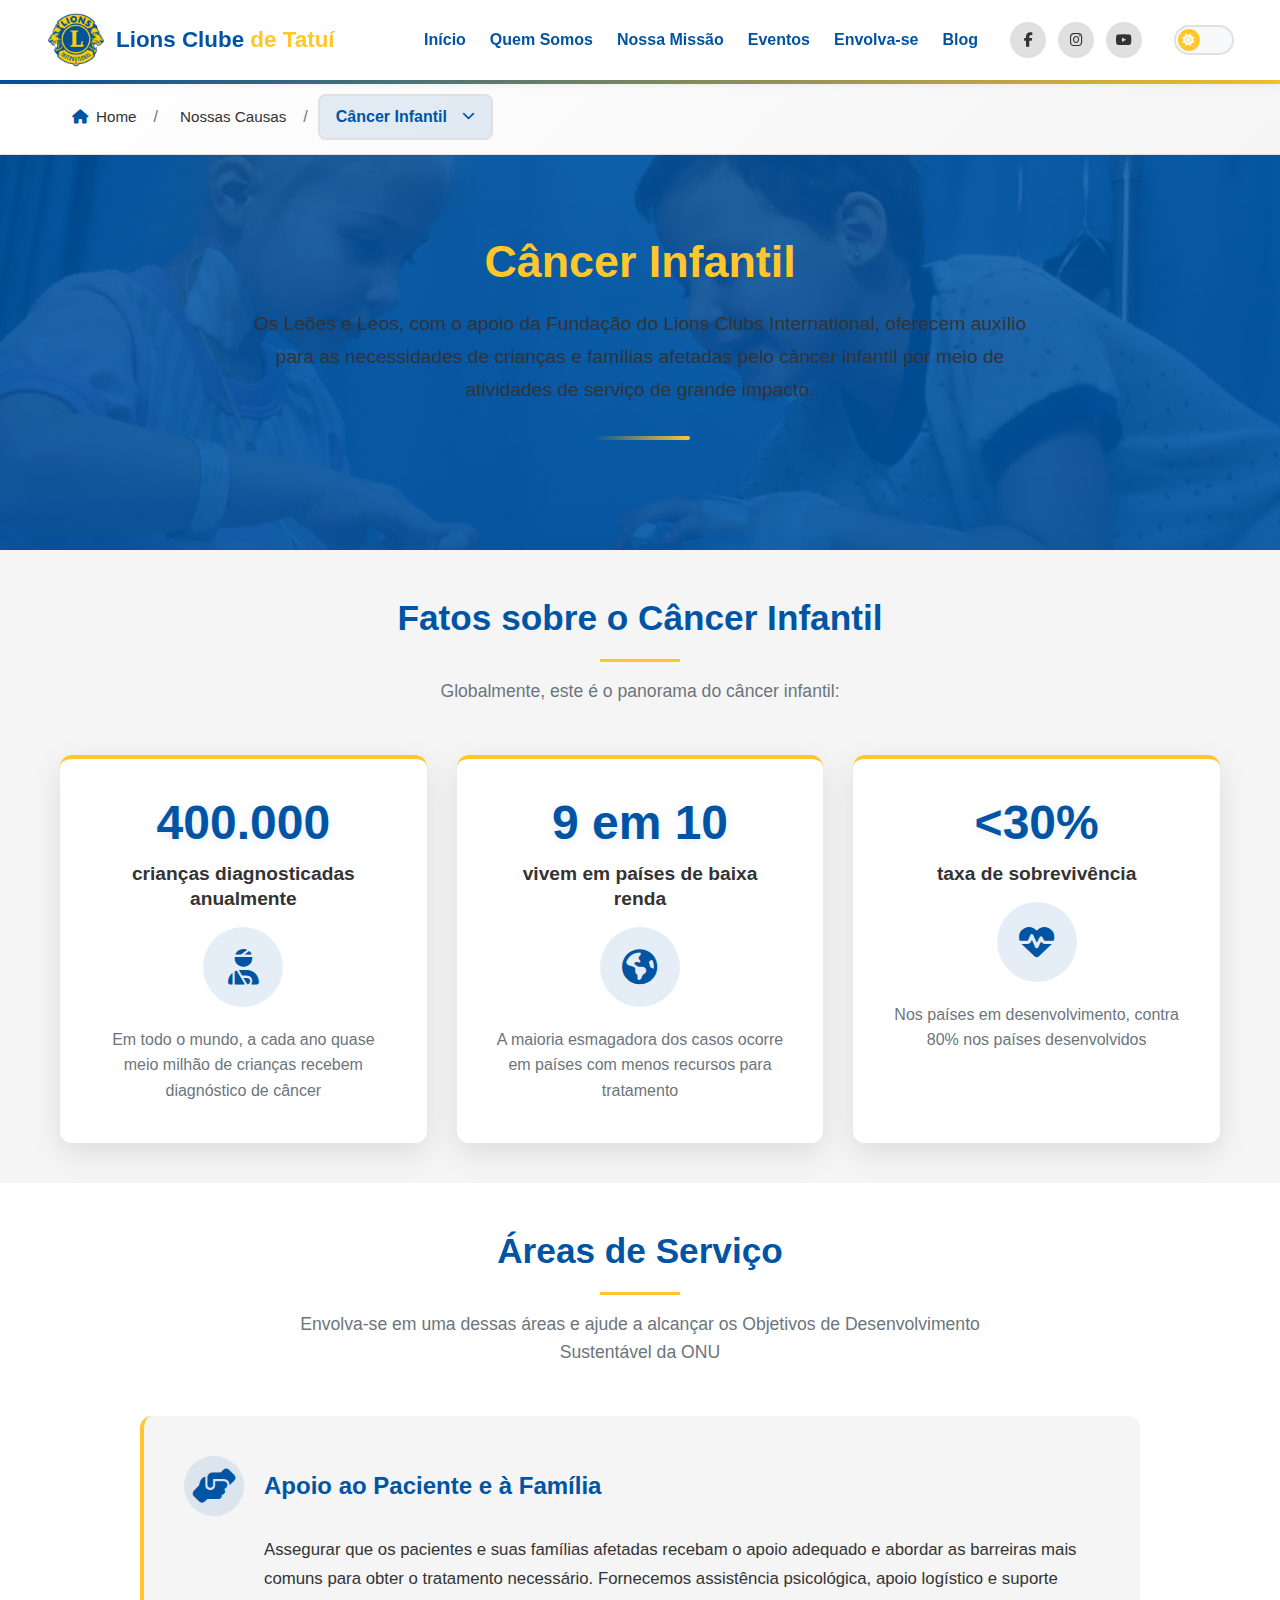
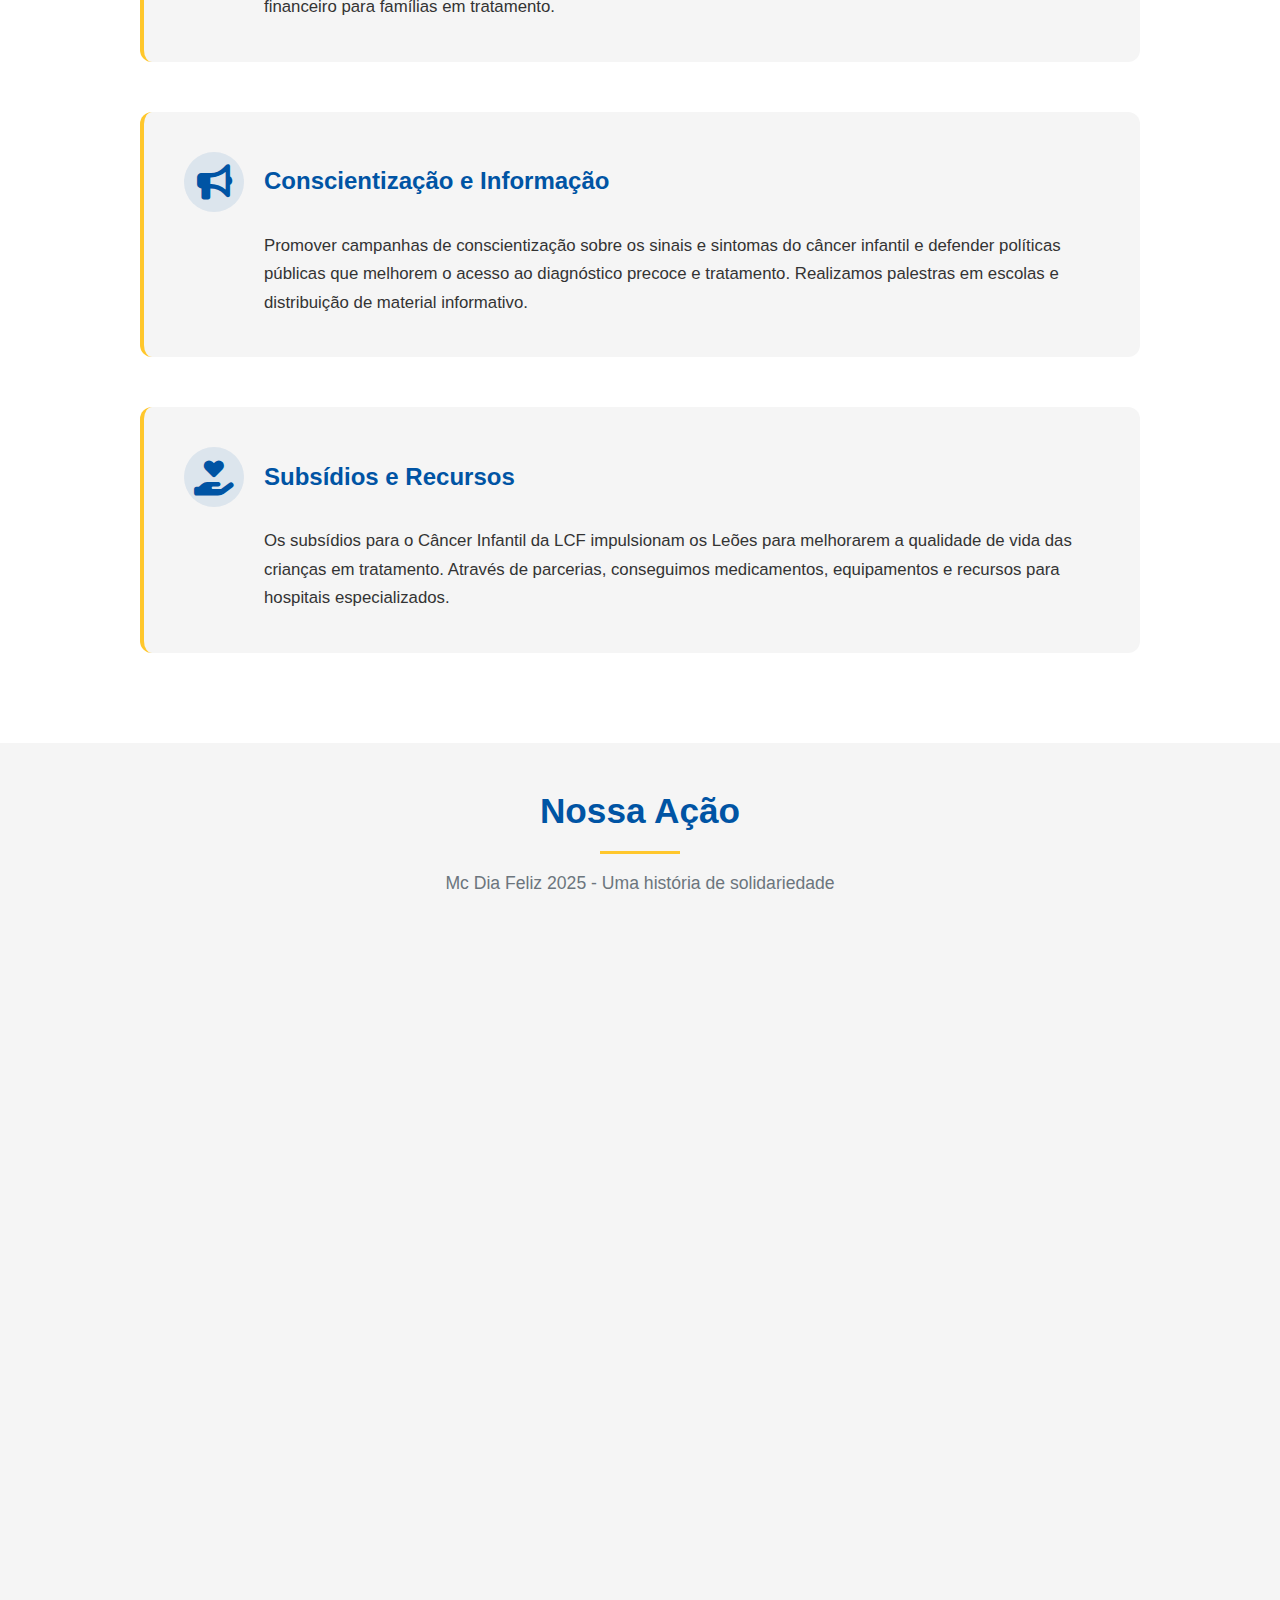
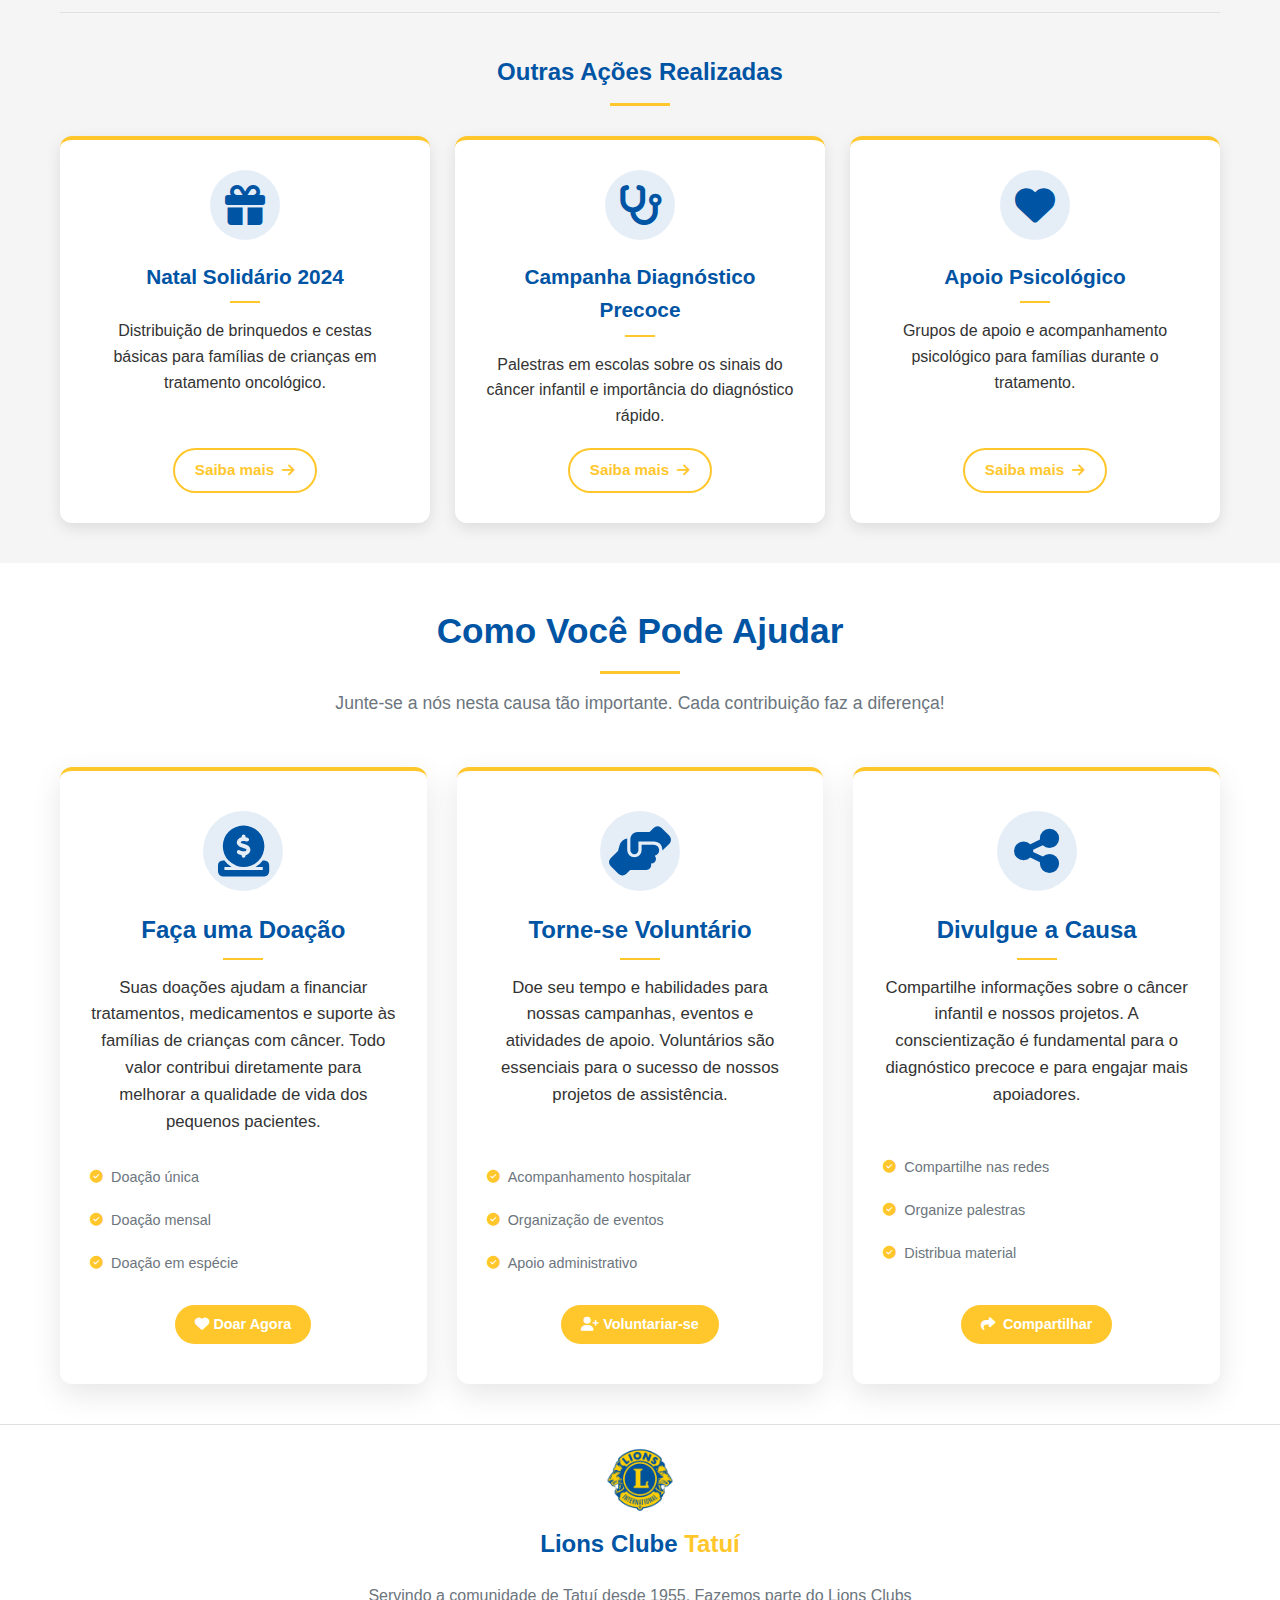
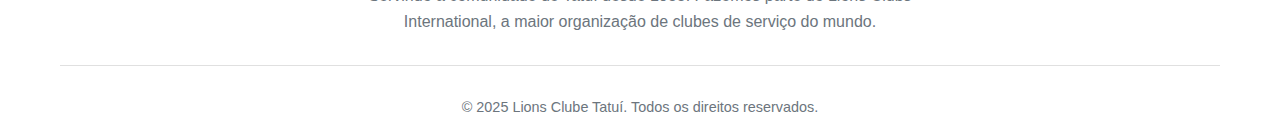
<file: causes/child-cancer/child-cancer.html>
<!DOCTYPE html>
<html lang="pt-BR">

<head>
    <meta charset="UTF-8">
    <meta name="viewport" content="width=device-width, initial-scale=1.0">
    <title>Câncer Infantil | Lions Clube de Tatuí</title>
    <link rel="stylesheet" href="https://cdnjs.cloudflare.com/ajax/libs/font-awesome/6.4.0/css/all.min.css">

    <!-- CSS -->
    <link rel="stylesheet" href="../../index.css">
    <link rel="stylesheet" href="../../theme/theme.css">
    <link rel="stylesheet" href="child-cancer.css">

    <!-- JavaScript -->
    <script src="../../index.js" defer></script>
    <script src="../../theme/theme.js" defer></script>

    <!-- Favicon -->
    <link rel="icon" href="../../src/img/logo.png">
</head>

<body>
    <!-- Cabeçalho -->
    <header class="header">
        <div class="container header-container">
            <div class="logo">
                <a href="../../index.html" class="logo-link">
                    <img src="../../src/img/logo.png" alt="Lions Clube Internacional" class="logo-img">
                    <div class="logo-text">Lions Clube <span>de Tatuí</span></div>
                </a>
            </div>

            <button class="menu-toggle" id="menuToggle" aria-label="Abrir menu">
                <i class="fas fa-bars"></i>
            </button>

            <nav class="nav" id="mainNav">
                <ul class="nav-list">
                    <li class="nav-item"><a href="../../index.html#home" class="nav-link">Início</a></li>
                    <li class="nav-item"><a href="../../index.html#causes" class="nav-link">Quem Somos</a></li>
                    <li class="nav-item"><a href="../../index.html#mission" class="nav-link">Nossa Missão</a></li>
                    <li class="nav-item"><a href="../../index.html#atividades" class="nav-link">Eventos</a></li>
                    <li class="nav-item"><a href="../../index.html#envolva-se" class="nav-link">Envolva-se</a></li>
                    <li class="nav-item"><a href="https://lionsclubetatui.blogspot.com/" target="_blank"
                            class="nav-link">Blog</a></li>
                </ul>

                <!-- Links sociais no header -->
                <div class="nav-social-links">
                    <a href="https://www.facebook.com/lionsclubedetatui.org.br" target="_blank" aria-label="Facebook"><i
                            class="fab fa-facebook-f"></i></a>
                    <a href="https://www.instagram.com/lionsclubedetatui" target="_blank" aria-label="Instagram"><i
                            class="fab fa-instagram"></i></a>
                    <a href="https://www.youtube.com/@lionsclubedetatui336" target="_blank" aria-label="YouTube"><i
                            class="fab fa-youtube"></i></a>
                </div>

                <div class="nav-actions">
                    <button class="theme-toggle" id="themeToggle" aria-label="Alternar tema">
                        <span class="toggle-slider">
                            <i class="fas fa-sun toggle-icon sun-icon"></i>
                            <i class="fas fa-moon toggle-icon moon-icon"></i>
                        </span>
                    </button>
                </div>
            </nav>
        </div>
    </header>

    <!-- Conteúdo Principal -->
    <main class="cause-page">
        <!-- Breadcrumb -->
        <div class="breadcrumb">
            <div class="container">
                <nav class="breadcrumb-nav" aria-label="Navegação estrutural">
                    <ol class="breadcrumb-list">
                        <li class="breadcrumb-item">
                            <a href="../../index.html" class="breadcrumb-link">
                                <i class="fas fa-home"></i>
                                Home
                            </a>
                        </li>
                        <li class="breadcrumb-item">
                            <a href="../../index.html#causes" class="breadcrumb-link">
                                Nossas Causas
                            </a>
                        </li>
                        <li class="breadcrumb-item dropdown">
                            <span class="breadcrumb-current">
                                Câncer Infantil
                                <i class="fas fa-chevron-down dropdown-icon"></i>
                            </span>
                            <div class="breadcrumb-dropdown">
                                <div class="dropdown-header">
                                    <i class="fas fa-hands-helping"></i>
                                    <span>Todas as Nossas Causas</span>
                                </div>
                                <div class="dropdown-grid">
                                    <a href="child-cancer.html" class="dropdown-item active">
                                        <i class="fas fa-child"></i>
                                        <div>
                                            <strong>Câncer Infantil</strong>
                                            <small>Saúde das crianças</small>
                                        </div>
                                    </a>
                                    <a href="../diabetes/diabetes.html" class="dropdown-item">
                                        <i class="fas fa-heartbeat"></i>
                                        <div>
                                            <strong>Diabetes</strong>
                                            <small>Prevenção e tratamento</small>
                                        </div>
                                    </a>
                                    <a href="../help-after-disasters/help-after-disasters.html" class="dropdown-item">
                                        <i class="fas fa-home"></i>
                                        <div>
                                            <strong>Socorro após catástrofes</strong>
                                            <small>Auxílio emergencial</small>
                                        </div>
                                    </a>
                                    <a href="../environment/environment.html" class="dropdown-item">
                                        <i class="fas fa-leaf"></i>
                                        <div>
                                            <strong>Meio Ambiente</strong>
                                            <small>Sustentabilidade</small>
                                        </div>
                                    </a>
                                    <a href="../humanitarian-efforts/humanitarian-efforts.html" class="dropdown-item">
                                        <i class="fas fa-hands-helping"></i>
                                        <div>
                                            <strong>Esforços Humanitários</strong>
                                            <small>Ajuda global</small>
                                        </div>
                                    </a>
                                    <a href="../hunger/hunger.html" class="dropdown-item">
                                        <i class="fas fa-utensils"></i>
                                        <div>
                                            <strong>Fome</strong>
                                            <small>Segurança alimentar</small>
                                        </div>
                                    </a>
                                    <a href="../vision/vision.html" class="dropdown-item">
                                        <i class="fas fa-eye"></i>
                                        <div>
                                            <strong>Visão</strong>
                                            <small>Saúde ocular</small>
                                        </div>
                                    </a>
                                    <a href="../youth/youth.html" class="dropdown-item">
                                        <i class="fas fa-users"></i>
                                        <div>
                                            <strong>Juventude</strong>
                                            <small>Desenvolvimento jovem</small>
                                        </div>
                                    </a>
                                </div>
                                <div class="dropdown-footer">
                                    <a href="../../index.html#causes" class="btn btn-small">
                                        <i class="fas fa-arrow-left"></i>
                                        Voltar para todas as causas
                                    </a>
                                </div>
                            </div>
                        </li>
                    </ol>
                </nav>
            </div>
        </div>

        <!-- Banner da Causa -->
        <section class="cause-hero">
            <div class="container">
                <h1 class="cause-title">Câncer Infantil</h1>
                <p class="cause-subtitle">Os Leões e Leos, com o apoio da Fundação do Lions Clubs International,
                    oferecem auxílio para as necessidades de crianças e famílias afetadas pelo câncer infantil por meio
                    de atividades de serviço de grande impacto.</p>
                <div class="hero-divider"></div>
            </div>
        </section>

        <!-- Seção de Fatos -->
        <section class="cause-facts">
            <div class="container">
                <div class="section-header">
                    <h2 class="section-title">Fatos sobre o Câncer Infantil</h2>
                    <p class="section-subtitle">Globalmente, este é o panorama do câncer infantil:</p>
                </div>

                <div class="facts-grid">
                    <!-- Card 1 -->
                    <div class="fact-card">
                        <div class="fact-card-inner">
                            <div class="fact-number">
                                400.000
                            </div>
                            <div class="fact-label">
                                crianças diagnosticadas anualmente
                            </div>
                            <div class="fact-icon">
                                <i class="fas fa-user-injured"></i>
                            </div>
                            <div class="fact-description">
                                Em todo o mundo, a cada ano quase meio milhão de crianças recebem diagnóstico de câncer
                            </div>
                        </div>
                        <div class="fact-decoration">
                            <div class="decoration-dot"></div>
                            <div class="decoration-dot"></div>
                            <div class="decoration-dot"></div>
                        </div>
                    </div>

                    <!-- Card 2 -->
                    <div class="fact-card">
                        <div class="fact-card-inner">
                            <div class="fact-number">
                                9 em 10
                            </div>
                            <div class="fact-label">
                                vivem em países de baixa renda
                            </div>
                            <div class="fact-icon">
                                <i class="fas fa-globe-americas"></i>
                            </div>
                            <div class="fact-description">
                                A maioria esmagadora dos casos ocorre em países com menos recursos para tratamento
                            </div>
                        </div>
                        <div class="fact-decoration">
                            <div class="decoration-dot"></div>
                            <div class="decoration-dot"></div>
                            <div class="decoration-dot"></div>
                        </div>
                    </div>

                    <!-- Card 3 -->
                    <div class="fact-card">
                        <div class="fact-card-inner">
                            <div class="fact-number">
                                &lt;30%
                            </div>
                            <div class="fact-label">
                                taxa de sobrevivência
                            </div>
                            <div class="fact-icon">
                                <i class="fas fa-heartbeat"></i>
                            </div>
                            <div class="fact-description">
                                Nos países em desenvolvimento, contra 80% nos países desenvolvidos
                            </div>
                        </div>
                        <div class="fact-decoration">
                            <div class="decoration-dot"></div>
                            <div class="decoration-dot"></div>
                            <div class="decoration-dot"></div>
                        </div>
                    </div>
                </div>
            </div>
        </section>

        <!-- Áreas de Serviço -->
        <section class="service-areas">
            <div class="container">
                <div class="section-header">
                    <h2 class="section-title">Áreas de Serviço</h2>
                    <p class="section-subtitle">Envolva-se em uma dessas áreas e ajude a alcançar os Objetivos de
                        Desenvolvimento Sustentável da ONU</p>
                </div>

                <div class="service-content">
                    <div class="service-section">
                        <div class="service-header">
                            <i class="fas fa-hands-helping service-section-icon"></i>
                            <h3>Apoio ao Paciente e à Família</h3>
                        </div>
                        <p>Assegurar que os pacientes e suas famílias afetadas recebam o apoio adequado e abordar as
                            barreiras mais comuns para obter o tratamento necessário. Fornecemos assistência
                            psicológica, apoio logístico e suporte financeiro para famílias em tratamento.</p>
                    </div>

                    <div class="service-section">
                        <div class="service-header">
                            <i class="fas fa-bullhorn service-section-icon"></i>
                            <h3>Conscientização e Informação</h3>
                        </div>
                        <p>Promover campanhas de conscientização sobre os sinais e sintomas do câncer infantil e
                            defender políticas públicas que melhorem o acesso ao diagnóstico precoce e tratamento.
                            Realizamos palestras em escolas e distribuição de material informativo.</p>
                    </div>

                    <div class="service-section">
                        <div class="service-header">
                            <i class="fas fa-hand-holding-heart service-section-icon"></i>
                            <h3>Subsídios e Recursos</h3>
                        </div>
                        <p>Os subsídios para o Câncer Infantil da LCF impulsionam os Leões para melhorarem a qualidade
                            de vida das crianças em tratamento. Através de parcerias, conseguimos medicamentos,
                            equipamentos e recursos para hospitais especializados.</p>
                    </div>
                </div>
            </div>
        </section>

        <!-- Nossa Ação -->
        <section class="story-highlight" id="nossa-acao">
            <div class="container">
                <div class="section-header">
                    <h2 class="section-title">Nossa Ação</h2>
                    <p class="section-subtitle">Mc Dia Feliz 2025 - Uma história de solidariedade</p>
                </div>

                <div class="activities-list">
                    <!-- Atividade Principal -->
                    <div class="activity-item">
                        <div class="activity-image">
                            <img src="/src/img/mc-dia-feliz.png" alt="Mc Dia Feliz 2025 - Lions e Leos de Tatuí">
                            <div class="activity-date-badge">
                                <span class="badge-day">23</span>
                                <span class="badge-month">Ago</span>
                            </div>
                        </div>
                        <div class="activity-content">
                            <div class="activity-header">
                                <h3>Mc Dia Feliz 2025 - Edição Especial Câncer Infantil</h3>
                                <div class="activity-datetime">
                                    <i class="far fa-calendar-alt"></i>
                                    <span class="date-text">sáb., 23 de ago. de 2025</span>
                                    <i class="fas fa-map-marker-alt"></i>
                                    <span class="location-text">Tatuí, São Paulo</span>
                                </div>
                            </div>

                            <div class="activity-description">
                                <p>O McDonald's realizou neste sábado 23 de Agosto de 2025 a 37ª edição do Mc Dia Feliz,
                                    campanha de arrecadação de fundos para instituições sociais que atuam com saúde e
                                    educação de crianças e adolescentes.</p>

                                <p>Os Clubes de LEO e LIONS de TATUÍ trabalharam incansavelmente vendendo os tíquetes de
                                    sanduíches Big Mac. Esta edição teve um significado especial, pois toda a renda
                                    obtida foi direcionada integralmente para o <strong>Hospital GPACI (Grupo de
                                        Pesquisa e Assistência ao Câncer Infantil)</strong> de Sorocaba.</p>

                                <p>Além da arrecadação financeira, os sanduíches comprados foram cuidadosamente
                                    encaminhados para três importantes entidades assistenciais de Tatuí: <strong>Recanto
                                        Betel</strong>, <strong>Casa do Bom Menino</strong> e <strong>Casa
                                        Transitória</strong>, garantindo que o alimento também chegasse a quem mais
                                    precisa.</p>
                            </div>
                        </div>
                    </div>

                    <!-- Outras Ações Relacionadas -->
                    <div class="related-actions">
                        <h3 class="related-title">Outras Ações Realizadas</h3>
                        <div class="related-grid">
                            <div class="related-card">
                                <div class="related-icon">
                                    <i class="fas fa-gift"></i>
                                </div>
                                <h4>Natal Solidário 2024</h4>
                                <p>Distribuição de brinquedos e cestas básicas para famílias de crianças em tratamento
                                    oncológico.</p>
                                <a href="#" class="related-link">Saiba mais <i class="fas fa-arrow-right"></i></a>
                            </div>
                            <div class="related-card">
                                <div class="related-icon">
                                    <i class="fas fa-stethoscope"></i>
                                </div>
                                <h4>Campanha Diagnóstico Precoce</h4>
                                <p>Palestras em escolas sobre os sinais do câncer infantil e importância do diagnóstico
                                    rápido.</p>
                                <a href="#" class="related-link">Saiba mais <i class="fas fa-arrow-right"></i></a>
                            </div>
                            <div class="related-card">
                                <div class="related-icon">
                                    <i class="fas fa-heart"></i>
                                </div>
                                <h4>Apoio Psicológico</h4>
                                <p>Grupos de apoio e acompanhamento psicológico para famílias durante o tratamento.</p>
                                <a href="#" class="related-link">Saiba mais <i class="fas fa-arrow-right"></i></a>
                            </div>
                        </div>
                    </div>
                </div>
        </section>

        <!-- Como Ajudar -->
        <section class="how-help" id="como-ajudar">
            <div class="container">
                <div class="section-header">
                    <h2 class="section-title">Como Você Pode Ajudar</h2>
                    <p class="section-subtitle">Junte-se a nós nesta causa tão importante. Cada contribuição faz a
                        diferença!</p>
                </div>

                <div class="involved-options">
                    <div class="option-card">
                        <div class="option-icon">
                            <i class="fas fa-donate"></i>
                        </div>
                        <h3>Faça uma Doação</h3>
                        <p>Suas doações ajudam a financiar tratamentos, medicamentos e suporte às famílias de crianças
                            com câncer. Todo valor contribui diretamente para melhorar a qualidade de vida dos pequenos
                            pacientes.</p>
                        <div class="option-features">
                            <span class="feature-item">
                                <i class="fas fa-check-circle"></i>
                                Doação única
                            </span>
                            <span class="feature-item">
                                <i class="fas fa-check-circle"></i>
                                Doação mensal
                            </span>
                            <span class="feature-item">
                                <i class="fas fa-check-circle"></i>
                                Doação em espécie
                            </span>
                        </div>
                        <a href="#" class="btn btn-small">
                            <i class="fas fa-heart"></i>
                            Doar Agora
                        </a>
                    </div>

                    <div class="option-card">
                        <div class="option-icon">
                            <i class="fas fa-hands-helping"></i>
                        </div>
                        <h3>Torne-se Voluntário</h3>
                        <p>Doe seu tempo e habilidades para nossas campanhas, eventos e atividades de apoio. Voluntários
                            são essenciais para o sucesso de nossos projetos de assistência.</p>
                        <div class="option-features">
                            <span class="feature-item">
                                <i class="fas fa-check-circle"></i>
                                Acompanhamento hospitalar
                            </span>
                            <span class="feature-item">
                                <i class="fas fa-check-circle"></i>
                                Organização de eventos
                            </span>
                            <span class="feature-item">
                                <i class="fas fa-check-circle"></i>
                                Apoio administrativo
                            </span>
                        </div>
                        <a href="#" class="btn btn-small">
                            <i class="fas fa-user-plus"></i>
                            Voluntariar-se
                        </a>
                    </div>

                    <div class="option-card">
                        <div class="option-icon">
                            <i class="fas fa-share-alt"></i>
                        </div>
                        <h3>Divulgue a Causa</h3>
                        <p>Compartilhe informações sobre o câncer infantil e nossos projetos. A conscientização é
                            fundamental para o diagnóstico precoce e para engajar mais apoiadores.</p>
                        <div class="option-features">
                            <span class="feature-item">
                                <i class="fas fa-check-circle"></i>
                                Compartilhe nas redes
                            </span>
                            <span class="feature-item">
                                <i class="fas fa-check-circle"></i>
                                Organize palestras
                            </span>
                            <span class="feature-item">
                                <i class="fas fa-check-circle"></i>
                                Distribua material
                            </span>
                        </div>
                        <div class="share-button">
                            <a href="#" class="btn btn-small share-main-btn">
                                <i class="fas fa-share"></i>
                                Compartilhar
                            </a>
                        </div>
                    </div>
                </div>
            </div>
        </section>
    </main>

    <!-- Rodapé -->
    <footer>
        <div class="container">
            <div class="footer-content">
                <div class="footer-col">
                    <div class="logo">
                        <img src="/src/img/logo.png" alt="Lions Clube Internacional" class="logo-img">
                        <div class="logo-text">Lions Clube <span>Tatuí</span></div>
                    </div>
                    <p>Servindo a comunidade de Tatuí desde 1955. Fazemos parte do Lions Clubs International, a maior
                        organização de clubes de serviço do mundo.</p>
                </div>
            </div>
            <div class="footer-bottom">
                <p>&copy; 2025 Lions Clube Tatuí. Todos os direitos reservados.</p>
            </div>
        </div>
    </footer>

</body>

</html>
</file>
<file: theme/theme.css>
/* Modo Claro */
:root {
    --primary: #0054A4;
    --secondary: #FFC72C;
    --accent: #FFC72C;
    --light: #F5F5F5;
    --dark: #333333;
    --gray: #6C757D;
    --background: #FFFFFF;
    --surface: #FFFFFF;
    --text: #333333;
    --text-light: #6C757D;
    --border: #E0E0E0;
    --shadow: rgba(0, 0, 0, 0.1);
    --muted: #F8F9FA;
    --transition: all 0.3s ease;
}

/* Modo Escuro */
[data-theme="dark"] {
    --primary: #4A9DE3;
    --secondary: #FFC72C;
    --accent: #FFD93D;
    --light: #1A1A2E;
    --dark: #F5F5F5;
    --gray: #A0A0A0;
    --background: #121212;
    --surface: #1E1E2E;
    --text: #E0E0E0;
    --text-light: #A0A0A0;
    --border: #2D2D3A;
    --shadow: rgba(0, 0, 0, 0.3);
    --muted: #252535;
    
    /* Tons adicionais para o modo escuro */
    --primary-light: #6BB5FF;
    --primary-dark: #3A85C3;
    --secondary-light: #FFE066;
    --secondary-dark: #E6B400;
}
</file>
<file: login/login.css>
/* ===== PÁGINA ENVOLVA-SE ===== */
.envolva-se-page {
    padding: 100px 0 60px;
    min-height: calc(100vh - 80px);
    background-color: var(--light);
}

/* Layout principal */
.envolva-se-content {
    display: grid;
    grid-template-columns: 1fr 1fr;
    gap: 40px;
    margin-bottom: 60px;
}

@media (max-width: 992px) {
    .envolva-se-content {
        grid-template-columns: 1fr;
        gap: 30px;
    }
}

/* ===== CARD ESTILIZADO ===== */
.card {
    background-color: var(--surface);
    border-radius: 15px;
    box-shadow: 0 5px 20px var(--shadow);
    padding: 40px;
    border: 1px solid var(--border);
    transition: transform 0.3s ease, box-shadow 0.3s ease;
}

.card:hover {
    transform: translateY(-5px);
    box-shadow: 0 10px 30px var(--shadow);
}

/* ===== FORMULÁRIO ===== */
.envolva-se-header {
    text-align: center;
    margin-bottom: 40px;
}

.envolva-se-header .section-title {
    font-size: 1.8rem;
    margin-bottom: 10px;
    color: var(--primary);
}

.envolva-se-header .section-description {
    color: var(--text-light);
    font-size: 1rem;
    line-height: 1.5;
}

/* Formulário */
.envolva-se-form {
    display: flex;
    flex-direction: column;
    gap: 25px;
}

/* Grupos de formulário */
.form-group {
    display: flex;
    flex-direction: column;
    gap: 8px;
}

.form-label {
    font-weight: 600;
    color: var(--primary);
    font-size: 0.95rem;
    display: flex;
    align-items: center;
    gap: 5px;
}

.form-label::after {
    content: '*';
    color: var(--accent);
    font-size: 1.2rem;
    opacity: 0;
}

.form-label[for]:after {
    opacity: 1;
}

/* Campos de entrada */
.form-input {
    padding: 15px 20px;
    border: 2px solid var(--border);
    border-radius: 10px;
    font-size: 1rem;
    transition: all 0.3s ease;
    background-color: var(--background);
    color: var(--text);
    width: 100%;
    box-sizing: border-box;
    font-family: inherit;
}

.form-input:focus {
    outline: none;
    border-color: var(--secondary);
    box-shadow: 0 0 0 3px rgba(var(--secondary-rgb, 76, 175, 80), 0.1);
}

.form-input::placeholder {
    color: var(--text-light);
    opacity: 0.7;
}

.textarea-input {
    min-height: 120px;
    resize: vertical;
    line-height: 1.5;
}

/* ===== OPÇÕES DE ENVOLVIMENTO ===== */
.envolvimento-options {
    display: flex;
    flex-direction: column;
    gap: 15px;
    margin-top: 10px;
}

.option-checkbox {
    display: flex;
    align-items: center;
    gap: 15px;
    padding: 15px 20px;
    border: 2px solid var(--border);
    border-radius: 10px;
    cursor: pointer;
    transition: all 0.3s ease;
    background-color: var(--background);
}

.option-checkbox:hover {
    border-color: var(--secondary);
    background-color: rgba(var(--secondary-rgb, 76, 175, 80), 0.05);
    transform: translateX(5px);
}

.option-checkbox input[type="checkbox"] {
    display: none;
}

.checkbox-custom {
    width: 22px;
    height: 22px;
    border: 2px solid var(--border);
    border-radius: 6px;
    position: relative;
    flex-shrink: 0;
    transition: all 0.3s ease;
    background-color: var(--surface);
}

.option-checkbox input[type="checkbox"]:checked + .checkbox-custom {
    background-color: var(--secondary);
    border-color: var(--secondary);
}

.option-checkbox input[type="checkbox"]:checked + .checkbox-custom::after {
    content: '';
    position: absolute;
    left: 4px;
    top: 1px;
    width: 6px;
    height: 10px;
    border: solid white;
    border-width: 0 3px 3px 0;
    transform: rotate(45deg);
}

.option-text {
    display: flex;
    align-items: center;
    gap: 12px;
    font-weight: 500;
    color: var(--text);
    flex: 1;
}

.option-text i {
    color: var(--accent);
    font-size: 1.1rem;
    width: 20px;
    text-align: center;
}

/* Checkbox padrão */
.checkbox-label {
    display: flex;
    align-items: flex-start;
    gap: 12px;
    cursor: pointer;
    font-size: 0.9rem;
    color: var(--text-light);
    line-height: 1.4;
}

.checkbox-label input[type="checkbox"] {
    display: none;
}

.checkbox-label .checkbox-custom {
    margin-top: 3px;
}

/* ===== BOTÕES ===== */
.btn-full {
    width: 100%;
    padding: 16px 24px;
    font-size: 1.1rem;
    font-weight: 700;
    border-radius: 10px;
    margin-top: 10px;
    border: none;
    cursor: pointer;
    transition: all 0.3s ease;
    background-color: var(--secondary);
    color: white;
}

.btn-full:hover {
    background-color: var(--accent);
    transform: translateY(-3px);
    box-shadow: 0 5px 15px var(--shadow);
}

.btn-loading {
    display: none;
    align-items: center;
    gap: 10px;
}

/* ===== SEÇÃO INFORMATIVA ===== */
.envolva-se-info {
    background: var(--primary-dark);
    color: white;
    position: relative;
    overflow: hidden;
    border-radius: 15px;
}

.info-content {
    position: relative;
    z-index: 2;
    height: 100%;
    display: flex;
    flex-direction: column;
}

/* Cabeçalho informativo */
.info-header {
    text-align: center;
    margin-bottom: 40px;
    padding: 0 20px;
}

.info-icon {
    font-size: 3.5rem;
    margin-bottom: 20px;
    color: var(--accent);
    text-shadow: 0 2px 10px rgba(0, 0, 0, 0.2);
}

@keyframes pulse {
    0% { transform: scale(1); }
    50% { transform: scale(1.05); }
    100% { transform: scale(1); }
}

.info-icon.pulse {
    animation: pulse 2s infinite;
}

.info-header .section-title {
    color: white;
    font-size: 2rem;
    margin-bottom: 15px;
    text-shadow: 0 2px 4px rgba(0, 0, 0, 0.1);
}

.info-header p {
    color: rgba(255, 255, 255, 0.9);
    font-size: 1.1rem;
    line-height: 1.6;
    max-width: 600px;
    margin: 0 auto;
}

/* Grid de features */
.info-features-grid {
    display: grid;
    grid-template-columns: repeat(auto-fit, minmax(250px, 1fr));
    gap: 20px;
    margin-bottom: 30px;
}

.info-feature {
    display: flex;
    flex-direction: column;
    align-items: center;
    text-align: center;
    padding: 30px 20px;
    background: var(--secondary);
    border-radius: 12px;
    transition: all 0.3s ease;
    border: 1px solid white;
}

.info-feature:hover {
    transform: translateY(-5px);
}

.info-feature i {
    font-size: 2.5rem;
    margin-bottom: 20px;
    color: white;
    width: 70px;
    height: 70px;
    display: flex;
    align-items: center;
    justify-content: center;
    border-radius: 50%;
    background: var(--primary);
    transition: all 0.3s ease;
}

.info-feature:hover i {
    transform: scale(1.1);
}

.info-feature h4 {
    font-size: 1.3rem;
    font-weight: 700;
    margin-bottom: 15px;
    color: white;
    line-height: 1.3;
}

.info-feature p {
    color: white;
    line-height: 1.6;
    margin: 0;
    font-size: 0.95rem;
}

/* ===== FAQ ===== */
.faq-section {
    margin-top: 80px;
    padding-top: 80px;
    border-top: 1px solid var(--border);
}

.faq-section .section-title {
    text-align: center;
    margin-bottom: 40px;
    color: var(--primary);
}

.faq-container {
    max-width: 800px;
    margin: 0 auto;
}

.faq-item {
    margin-bottom: 15px;
    border: 2px solid var(--border);
    border-radius: 10px;
    overflow: hidden;
    transition: border-color 0.3s ease;
}

.faq-item:hover {
    border-color: var(--secondary);
}

.faq-question {
    width: 100%;
    padding: 20px 25px;
    background-color: var(--surface);
    border: none;
    display: flex;
    justify-content: space-between;
    align-items: center;
    cursor: pointer;
    text-align: left;
    font-size: 1.05rem;
    font-weight: 600;
    color: var(--primary);
    transition: background-color 0.3s ease;
}

.faq-question:hover {
    background-color: var(--background);
}

.faq-question i {
    transition: transform 0.3s ease;
    color: var(--accent);
}

.faq-item.active .faq-question i {
    transform: rotate(180deg);
}

.faq-answer {
    padding: 0 25px;
    max-height: 0;
    overflow: hidden;
    transition: max-height 0.3s ease, padding 0.3s ease;
    background-color: var(--background);
}

.faq-item.active .faq-answer {
    padding: 20px 25px;
    max-height: 500px;
}

.faq-answer p {
    color: var(--text);
    line-height: 1.6;
    margin: 0;
}

/* ===== MENSAGENS DE FORMULÁRIO ===== */
.form-success,
.form-error {
    padding: 20px;
    border-radius: 10px;
    margin-bottom: 25px;
    display: none;
    animation: slideIn 0.3s ease;
}

.form-success {
    background-color: rgba(var(--sucesso-rgb, 76, 175, 80), 0.1);
    border: 2px solid var(--sucesso);
    color: var(--sucesso);
}

.form-error {
    background-color: rgba(var(--erro-rgb, 244, 67, 54), 0.1);
    border: 2px solid var(--erro);
    color: var(--erro);
}

.form-success i,
.form-error i {
    margin-right: 10px;
    font-size: 1.2rem;
}

@keyframes slideIn {
    from {
        opacity: 0;
        transform: translateY(-10px);
    }
    to {
        opacity: 1;
        transform: translateY(0);
    }
}

/* ===== RESPONSIVIDADE ===== */
@media (max-width: 1200px) {
    .envolva-se-content {
        gap: 30px;
    }
    
    .card {
        padding: 35px 30px;
    }
}

@media (max-width: 992px) {
    .envolva-se-page {
        padding: 90px 0 50px;
    }
    
    .envolva-se-content {
        grid-template-columns: 1fr;
        gap: 30px;
        margin-bottom: 50px;
    }
    
    .info-features-grid {
        grid-template-columns: repeat(2, 1fr);
    }
}

@media (max-width: 768px) {
    .envolva-se-page {
        padding: 80px 0 40px;
    }
    
    .card {
        padding: 30px 25px;
    }
    
    .envolva-se-header .section-title {
        font-size: 1.6rem;
    }
    
    .info-header .section-title {
        font-size: 1.6rem;
    }
    
    .info-features-grid {
        grid-template-columns: 1fr;
        gap: 15px;
    }
    
    .info-feature {
        padding: 25px 20px;
    }
    
    .info-feature i {
        width: 60px;
        height: 60px;
        font-size: 2rem;
        margin-bottom: 15px;
    }
    
    .info-feature h4 {
        font-size: 1.2rem;
        margin-bottom: 10px;
    }
    
    .info-feature p {
        font-size: 0.9rem;
    }
    
    .faq-section {
        margin-top: 60px;
        padding-top: 60px;
    }
    
    .faq-question {
        padding: 15px 20px;
        font-size: 1rem;
    }
    
    .faq-answer {
        padding: 0 20px;
    }
    
    .faq-item.active .faq-answer {
        padding: 15px 20px;
    }
}

@media (max-width: 576px) {
    .envolva-se-page {
        padding: 70px 0 30px;
    }
    
    .card {
        padding: 25px 20px;
    }
    
    .envolva-se-header .section-title {
        font-size: 1.4rem;
    }
    
    .info-header .section-title {
        font-size: 1.4rem;
    }
    
    .info-icon {
        font-size: 2.5rem;
        margin-bottom: 15px;
    }
    
    .form-input {
        padding: 12px 16px;
        font-size: 0.95rem;
    }
    
    .option-checkbox {
        padding: 12px 15px;
        gap: 12px;
    }
    
    .option-text {
        font-size: 0.9rem;
    }
    
    .option-text i {
        font-size: 1rem;
    }
    
    .info-feature {
        padding: 20px 15px;
    }
    
    .info-feature i {
        width: 50px;
        height: 50px;
        font-size: 1.8rem;
    }
    
    .info-feature h4 {
        font-size: 1.1rem;
    }
    
    .info-feature p {
        font-size: 0.85rem;
    }
    
    .btn-full {
        padding: 14px 20px;
        font-size: 1rem;
    }
}

@media (max-width: 400px) {
    .envolva-se-page {
        padding: 60px 0 20px;
    }
    
    .card {
        padding: 20px 15px;
    }
    
    .envolva-se-header .section-title,
    .info-header .section-title {
        font-size: 1.3rem;
    }
    
    .form-input {
        padding: 10px 14px;
        font-size: 0.9rem;
    }
}
</file>
<file: about-us/who-we-are/who-we-are.css>
/* ===== PÁGINA QUEM SOMOS ===== */
.about-page {
    padding-top: 30px;
}

/* ===== NOSSA HISTÓRIA ===== */
.our-history {
    padding: 80px 0;
    background-color: var(--light);
}

.history-content {
    display: grid;
    grid-template-columns: 1fr 1fr;
    gap: 60px;
    align-items: start;
    margin-top: 50px;
}

.history-image {
    border-radius: 12px;
    overflow: hidden;
    box-shadow: 0 15px 35px var(--shadow);
    position: relative;
}

.history-image img {
    width: 100%;
    height: 700px;
    object-fit: cover;
    display: block;
    transition: transform 0.6s ease;
}

.history-image:hover img {
    transform: scale(1.05);
}

.history-caption {
    position: absolute;
    bottom: 0;
    left: 0;
    right: 0;
    background: linear-gradient(transparent, rgba(0, 0, 0, 0.8));
    color: white;
    padding: 20px;
    font-size: 0.9rem;
    font-style: italic;
}

.history-text {
    color: var(--text);
    line-height: 1.7;
    font-size: 1.05rem;
}

.history-text p {
    margin-bottom: 25px;
}

.highlight-box {
    background-color: rgba(0, 84, 164, 0.1);
    border-left: 4px solid var(--secondary);
    padding: 25px;
    border-radius: 8px;
    margin: 30px 0;
    position: relative;
}

[data-theme="dark"] .highlight-box {
    background-color: rgba(255, 255, 255, 0.05);
}

.highlight-box i.fa-quote-left {
    color: var(--secondary);
    font-size: 1.5rem;
    margin-bottom: 10px;
    display: block;
}

.highlight-box p {
    font-style: italic;
    margin-bottom: 10px;
    font-size: 1.1rem;
}

.highlight-author {
    color: var(--text-light);
    font-size: 0.9rem;
    font-weight: 600;
}

/* ===== MARCOS HISTÓRICOS (TIMELINE) ===== */
.animated-timeline {
    padding: 40px 0;
    background-color: var(--surface);
    position: relative;
    overflow: hidden;
}

.timeline-container {
    position: relative;
    max-width: 1000px;
    margin: 40px auto 0;
    padding: 40px 0;
}

/* Linha da timeline */
.timeline-line {
    position: absolute;
    left: 50%;
    top: 0;
    bottom: 0;
    width: 4px;
    background-color: rgba(0, 84, 164, 0.1);
    transform: translateX(-50%);
    border-radius: 2px;
    overflow: hidden;
}

.line-progress {
    position: absolute;
    top: 0;
    left: 0;
    width: 100%;
    height: 0;
    background: linear-gradient(to bottom, var(--secondary), var(--accent));
    transition: height 0.8s cubic-bezier(0.4, 0, 0.2, 1);
}

/* Itens da timeline */
.timeline-item {
    display: flex;
    align-items: center;
    margin-bottom: 80px;
    position: relative;
    opacity: 0;
    transform: translateY(50px);
    transition: all 0.8s cubic-bezier(0.4, 0, 0.2, 1);
}

.timeline-item.animated {
    opacity: 1;
    transform: translateY(0);
}

.timeline-item:nth-child(odd) {
    justify-content: flex-start;
    padding-right: 50%;
    padding-left: 20px;
}

.timeline-item:nth-child(even) {
    justify-content: flex-end;
    padding-left: 50%;
    padding-right: 20px;
}

/* Marcador da timeline */
.timeline-marker {
    position: absolute;
    left: 50%;
    transform: translateX(-50%);
    display: flex;
    flex-direction: column;
    align-items: center;
    z-index: 2;
}

.marker-dot {
    width: 24px;
    height: 24px;
    background-color: var(--surface);
    border: 4px solid var(--border);
    border-radius: 50%;
    position: relative;
    transition: all 0.4s cubic-bezier(0.4, 0, 0.2, 1);
    box-shadow: 0 0 0 0 rgba(0, 84, 164, 0);
}

.timeline-item.animated .marker-dot {
    border-color: var(--secondary);
    box-shadow: 0 0 0 8px rgba(0, 84, 164, 0.1);
    animation: pulseDot 2s infinite;
}

.marker-dot::after {
    content: '';
    position: absolute;
    top: 50%;
    left: 50%;
    transform: translate(-50%, -50%) scale(0);
    width: 12px;
    height: 12px;
    background-color: var(--secondary);
    border-radius: 50%;
    transition: transform 0.4s cubic-bezier(0.4, 0, 0.2, 1) 0.3s;
}

.timeline-item.animated .marker-dot::after {
    transform: translate(-50%, -50%) scale(1);
}

.marker-year {
    margin-top: 15px;
    background-color: var(--secondary);
    color: white;
    padding: 8px 20px;
    border-radius: 30px;
    font-weight: 700;
    font-size: 1.1rem;
    box-shadow: 0 5px 15px var(--shadow);
    transform: translateY(10px);
    opacity: 0;
    transition: all 0.4s cubic-bezier(0.4, 0, 0.2, 1) 0.2s;
}

.timeline-item.animated .marker-year {
    transform: translateY(0);
    opacity: 1;
}

@keyframes pulseDot {
    0% {
        box-shadow: 0 0 0 0 rgba(0, 84, 164, 0.2);
    }
    70% {
        box-shadow: 0 0 0 10px rgba(0, 84, 164, 0);
    }
    100% {
        box-shadow: 0 0 0 0 rgba(0, 84, 164, 0);
    }
}

/* Card da timeline */
.timeline-card {
    background-color: var(--light);
    border-radius: 20px;
    padding: 35px;
    box-shadow: 0 15px 35px var(--shadow);
    width: 100%;
    max-width: 450px;
    position: relative;
    border: 2px solid transparent;
    transition: all 0.4s cubic-bezier(0.4, 0, 0.2, 1);
    transform: translateX(var(--card-direction, 0));
}

.timeline-item:nth-child(odd) .timeline-card {
    --card-direction: -30px;
}

.timeline-item:nth-child(even) .timeline-card {
    --card-direction: 30px;
}

.timeline-item.animated .timeline-card {
    --card-direction: 0;
}

.timeline-card:hover {
    transform: translateY(-10px);
    box-shadow: 0 25px 50px var(--shadow);
    border-color: var(--secondary);
}

.timeline-card::before {
    content: '';
    position: absolute;
    top: 30px;
    width: 20px;
    height: 20px;
    background-color: var(--primary);
    transform: rotate(45deg);
}

.timeline-item:nth-child(odd) .timeline-card::before {
    right: -10px;
}

.timeline-item:nth-child(even) .timeline-card::before {
    left: -10px;
}

.card-icon {
    width: 60px;
    height: 60px;
    background: var(--accent);
    border-radius: 16px;
    display: flex;
    align-items: center;
    justify-content: center;
    color: white;
    font-size: 1.8rem;
    margin-bottom: 25px;
    transition: all 0.3s ease;
}

.timeline-card:hover .card-icon {
    transform: scale(1.1) rotate(5deg);
}

.timeline-card h3 {
    color: var(--primary);
    font-size: 1.5rem;
    margin-bottom: 15px;
    line-height: 1.4;
    font-weight: 700;
    position: relative;
    padding-bottom: 15px;
}

.timeline-card h3::after {
    content: '';
    position: absolute;
    bottom: 0;
    left: 0;
    width: 60px;
    height: 3px;
    background-color: var(--accent);
    transition: width 0.3s ease;
}

.timeline-card:hover h3::after {
    width: 90px;
}

.timeline-card p {
    color: var(--text);
    line-height: 1.7;
    font-size: 1.1rem;
    margin-bottom: 0;
}

/* ===== GALERIA DE MOMENTOS ===== */
.moments-gallery {
    padding: 40px 0;
    background-color: var(--light);
}

.gallery-section {
    position: relative;
    overflow: hidden;
    margin-top: 20px;
}

.gallery-slider {
    display: flex;
    transition: transform 0.5s ease;
    gap: 30px;
    margin: 0;
    padding: 20px 0;
    touch-action: pan-y;
}

.gallery-slide {
    flex: 0 0 calc(33.333% - 20px);
    border-radius: 12px;
    overflow: hidden;
    box-shadow: 0 10px 30px var(--shadow);
    position: relative;
    transition: all 0.4s ease;
}

.gallery-slide:hover {
    transform: translateY(-10px);
    box-shadow: 0 20px 40px var(--shadow);
}

.gallery-slide img {
    width: 100%;
    height: 250px;
    object-fit: cover;
    display: block;
    transition: transform 0.6s ease;
}

.gallery-slide:hover img {
    transform: scale(1.1);
}

.gallery-slide .gallery-caption {
    position: absolute;
    bottom: 0;
    left: 0;
    right: 0;
    background: linear-gradient(transparent, rgba(0, 0, 0, 0.8));
    color: white;
    padding: 25px;
}

.gallery-slide .gallery-caption h4 {
    font-size: 1.3rem;
    margin-bottom: 4px;
    color: white;
}

.gallery-slide .gallery-caption p {
    color: rgba(255, 255, 255, 0.8);
    margin-bottom: 0;
    font-size: 0.95rem;
}

/* Setas de navegação da galeria */
.gallery-nav {
    position: absolute;
    top: 50%;
    transform: translateY(-50%);
    width: 50px;
    height: 50px;
    background-color: var(--surface);
    color: var(--primary);
    border: 2px solid var(--border);
    border-radius: 50%;
    display: flex;
    align-items: center;
    justify-content: center;
    cursor: pointer;
    z-index: 10;
    transition: all 0.3s ease;
    font-size: 1rem;
    box-shadow: 0 5px 15px var(--shadow);
}

.gallery-nav:hover {
    background-color: var(--secondary);
    color: white;
    transform: translateY(-50%) scale(1.1);
    border-color: var(--secondary);
}

.gallery-nav.prev {
    left: 10px;
}

.gallery-nav.next {
    right: 10px;
}

.gallery-nav:disabled {
    opacity: 0.3;
    cursor: not-allowed;
}

.gallery-nav:disabled:hover {
    background-color: var(--surface);
    color: var(--primary);
    transform: translateY(-50%);
}

/* Garantir que o slider não quebre */
.gallery-slider {
    display: flex;
    transition: transform 0.5s ease;
    gap: 30px;
    margin: 0;
    padding: 20px 0;
    touch-action: pan-y;
}

.gallery-slide {
    flex: 0 0 calc(33.333% - 20px);
    flex-shrink: 0;
}

/* Indicadores da galeria */
.gallery-dots {
    display: flex;
    justify-content: center;
    gap: 10px;
    margin-top: 20px;
    margin-bottom: 10px;
}

/* ===== NOSSOS OBJETIVOS ===== */
.current-objectives {
    padding: 40px 0;
    background-color: var(--surface);
}

.current-objectives .section-header,
.current-mission .section-header {
    margin-bottom: 50px;
}

.objectives-grid {
    display: grid;
    grid-template-columns: repeat(auto-fit, minmax(250px, 1fr));
    gap: 30px;
    margin-top: 0;
}

.objectives-card {
    background-color: var(--light);
    border-radius: 12px;
    padding: 35px 25px;
    text-align: center;
    transition: all 0.4s ease;
    border-top: 4px solid var(--secondary);
    height: 100%;
}

.objectives-card:hover {
    transform: translateY(-10px);
    box-shadow: 0 20px 40px var(--shadow);
}

.objectives-icon {
    font-size: 3rem;
    color: var(--primary);
    margin-bottom: 20px;
}

.objectives-card h3 {
    color: var(--primary);
    font-size: 1.4rem;
    margin-bottom: 15px;
    font-weight: 700;
}

.objectives-card p {
    color: var(--text);
    line-height: 1.6;
    margin-bottom: 0;
}

/* ===== SEÇÃO DE COMPARATIVO LEÃO vs LEO ===== */
.comparison-section {
    padding: 40px 0;
    background-color: var(--light);
    position: relative;
}

.comparison-container {
    display: grid;
    grid-template-columns: 1fr auto 1fr;
    gap: 40px;
    margin-top: 50px;
    align-items: start;
}

/* Cards de Comparação */
.comparison-card {
    background-color: var(--surface);
    border-radius: 20px;
    padding: 40px;
    box-shadow: 0 10px 30px var(--shadow);
    border: 2px solid transparent;
    transition: all 0.4s cubic-bezier(0.4, 0, 0.2, 1);
    height: 100%;
    display: flex;
    flex-direction: column;
}

.lion-card:hover {
    border-color: var(--secondary);
    transform: translateY(-5px);
    box-shadow: 0 15px 40px var(--shadow);
}

.leo-card:hover {
    border-color: var(--accent);
    transform: translateY(-5px);
    box-shadow: 0 15px 40px var(--shadow);
}

/* Cabeçalho do Card */
.card-header {
    text-align: center;
    margin-bottom: 35px;
    padding-bottom: 25px;
    border-bottom: 2px solid var(--border);
}

.card-icon {
    width: 80px;
    height: 80px;
    border-radius: 50%;
    display: flex;
    align-items: center;
    justify-content: center;
    margin: 0 auto 20px;
    font-size: 2.5rem;
    color: white;
}

.card-title {
    font-size: 2rem;
    color: var(--primary);
    margin-bottom: 10px;
    font-weight: 800;
}

.card-subtitle {
    color: var(--text-light);
    font-size: 1.1rem;
    margin-bottom: 15px;
    font-weight: 600;
}

.card-age-range {
    display: inline-block;
    background-color: var(--light);
    color: var(--primary);
    padding: 8px 20px;
    border-radius: 30px;
    font-weight: 700;
    font-size: 0.9rem;
    border: 2px solid var(--border);
}

/* Lista de Features */
.card-features {
    flex-grow: 1;
    margin-bottom: 30px;
}

.card-features h4 {
    color: var(--primary);
    font-size: 1.3rem;
    margin-bottom: 20px;
    font-weight: 700;
    text-align: center;
}

.features-list {
    list-style: none;
    padding: 0;
    margin: 0;
}

.feature-item {
    display: flex;
    align-items: flex-start;
    gap: 15px;
    padding: 15px 0;
    border-bottom: 1px solid var(--border);
    color: var(--text);
}

.feature-item:last-child {
    border-bottom: none;
}

.feature-item i {
    color: var(--accent);
    font-size: 1.2rem;
    margin-top: 3px;
    flex-shrink: 0;
}

.lion-card .feature-item i {
    color: var(--secondary);
}

.feature-item strong {
    color: var(--primary);
    font-weight: 700;
}

/* Estatísticas do Card */
.card-stats {
    display: flex;
    justify-content: space-around;
    margin: 25px 0;
    padding: 25px;
    background-color: var(--light);
    border-radius: 15px;
    border: 1px solid var(--border);
}

.stat {
    text-align: center;
}

.stat-number {
    font-size: 2rem;
    font-weight: 800;
    color: var(--primary);
    line-height: 1;
    margin-bottom: 5px;
}

.stat-label {
    font-size: 0.9rem;
    color: var(--text-light);
    font-weight: 600;
}

/* CTA do Card */
.card-cta {
    text-align: center;
    margin-top: 20px;
}

.card-cta .btn {
    width: 100%;
    padding: 16px;
    font-size: 1.1rem;
    border-radius: 12px;
    display: flex;
    align-items: center;
    justify-content: center;
    gap: 10px;
    margin-bottom: 15px;
}

.btn-secondary {
    background-color: var(--accent);
    color: white;
    border: none;
}

.btn-secondary:hover {
    background-color: var(--secondary);
    color: white;
}

.cta-note {
    color: var(--text-light);
    font-size: 0.9rem;
    font-style: italic;
    margin: 0;
}

/* Divisor entre os cards */
.comparison-divider {
    display: flex;
    flex-direction: column;
    align-items: center;
    justify-content: center;
    gap: 20px;
    height: 100%;
}

.divider-text {
    width: 60px;
    height: 60px;
    background: linear-gradient(135deg, var(--secondary), var(--accent));
    color: white;
    border-radius: 50%;
    display: flex;
    align-items: center;
    justify-content: center;
    font-size: 1.2rem;
    font-weight: 800;
    box-shadow: 0 5px 15px var(--shadow);
}

.divider-line {
    width: 1.85px;
    height: 100%;
    background: linear-gradient(to bottom, var(--secondary), var(--accent));
    border-radius: 1px;
}

/* Tabela Comparativa (Mobile) */
.comparison-table {
    margin-top: 40px;
    display: none;
}

.comparison-table h3 {
    text-align: center;
    color: var(--primary);
    font-size: 1.5rem;
    margin-bottom: 25px;
    font-weight: 700;
}

.table-container {
    overflow-x: auto;
    border-radius: 12px;
    box-shadow: 0 5px 20px var(--shadow);
}

table {
    width: 100%;
    border-collapse: collapse;
    background-color: var(--light);
}

thead {
    background: linear-gradient(135deg, var(--secondary));
}

th {
    color: white;
    padding: 20px;
    text-align: center;
    font-weight: 700;
    font-size: 1.1rem;
}

tbody tr {
    border-bottom: 1px solid var(--border);
}

tbody tr:nth-child(even) {
    background-color: rgba(0, 84, 164, 0.05);
}

td {
    padding: 18px 20px;
    text-align: center;
    color: var(--text);
}

td:first-child {
    font-weight: 600;
    color: var(--primary);
    text-align: left;
}

/* CTA Final */
.comparison-final-cta {
    margin-top: 60px;
    background-color: var(--light);
    border-radius: 20px;
    padding: 40px;
    text-align: center;
    border: 1px solid var(--border);
}

.final-content h3 {
    color: var(--primary);
    font-size: 1.8rem;
    margin-bottom: 15px;
    font-weight: 700;
}

.final-content p {
    color: var(--text);
    line-height: 1.6;
    font-size: 1.1rem;
    margin-bottom: 30px;
    max-width: 700px;
    margin-left: auto;
    margin-right: auto;
}

.final-buttons {
    display: flex;
    gap: 15px;
    justify-content: center;
    flex-wrap: wrap;
}

.final-buttons .btn {
    padding: 14px 25px;
    font-size: 1rem;
    border-radius: 30px;
    display: inline-flex;
    align-items: center;
    gap: 10px;
}

.btn-outline {
    border: 2px solid var(--secondary);
    color: var(--primary);
}

.btn-outline:hover {
    background-color: var(--secondary);
    color: white;
}

/* ===== SEÇÃO DE RECONHECIMENTOS ===== */
.recognition-modern {
    padding: 40px 0;
    background: var(--surface);
    position: relative;
}

/* Filtros */
.recognition-filters {
    display: flex;
    justify-content: center;
    flex-wrap: wrap;
    gap: 12px;
    margin: 40px 0 50px;
}

.filter-btn {
    padding: 10px 24px;
    background: var(--surface);
    border: 2px solid var(--border);
    border-radius: 30px;
    color: var(--text);
    font-weight: 600;
    font-size: 0.95rem;
    cursor: pointer;
    transition: all 0.3s ease;
    display: flex;
    align-items: center;
    gap: 8px;
}

.filter-btn:hover {
    border-color: var(--secondary);
    color: var(--primary);
    transform: translateY(-2px);
}

.filter-btn.active {
    background: var(--secondary);
    border-color: var(--secondary);
    color: white;
    box-shadow: 0 5px 15px rgba(0, 84, 164, 0.2);
}

/* Cards de Reconhecimento */
.recognition-cards {
    display: grid;
    grid-template-columns: repeat(auto-fill, minmax(300px, 1fr));
    gap: 30px;
    margin-bottom: 60px;
}

.recognition-card {
    perspective: 1000px;
    height: 400px;
}

.card-inner {
    position: relative;
    width: 100%;
    height: 100%;
    text-align: center;
    transition: transform 0.8s;
    transform-style: preserve-3d;
    border-radius: 20px;
}

.recognition-card.flipped .card-inner {
    transform: rotateY(180deg);
}

.card-front,
.card-back {
    position: absolute;
    width: 100%;
    height: 100%;
    backface-visibility: hidden;
    border-radius: 20px;
    padding: 30px;
    display: flex;
    flex-direction: column;
    align-items: center;
    justify-content: center;
}

.card-front {
    background: var(--light);
    border: 2px solid var(--border);
    box-shadow: 0 10px 30px var(--shadow);
}

.card-back {
    background: var(--primary);
    color: white;
    transform: rotateY(180deg);
    overflow: hidden;
}

.card-year {
    font-size: 3rem;
    font-weight: 800;
    color: var(--text);
    margin-bottom: 20px;
    line-height: 1;
}

.card-icon {
    width: 80px;
    height: 80px;
    border-radius: 50%;
    display: flex;
    background: var(--primary);
    align-items: center;
    justify-content: center;
    margin-bottom: 25px;
    font-size: 2.5rem;
    color: white;
    transition: all 0.3s ease;
}

.card-front:hover .card-icon {
    transform: scale(1.1) rotate(5deg);
}

.card-title {
    color: var(--primary);
    font-size: 1.4rem;
    font-weight: 700;
    margin-bottom: 20px;
    line-height: 1.4;
}

.card-badge {
    display: inline-block;
    padding: 6px 15px;
    border-radius: 20px;
    font-size: 0.8rem;
    font-weight: 600;
    margin-bottom: 25px;
    text-transform: uppercase;
    letter-spacing: 0.5px;
}

.card-badge.municipal,
.card-badge.estadual,
.card-badge.nacional,
.card-badge.international {
    background: var(--surface);
    border: 1px solid var(--border);
}

.card-flip-btn {
    background: var(--secondary);
    color: white;
    border: none;
    padding: 12px 25px;
    border-radius: 30px;
    font-weight: 600;
    cursor: pointer;
    transition: all 0.3s ease;
    display: flex;
    align-items: center;
    gap: 10px;
    margin-top: auto;
}

.card-flip-btn:hover {
    background: var(--accent);
    transform: translateY(-2px);
    box-shadow: 0 5px 15px rgba(0, 84, 164, 0.3);
}

/* Back do Card */
.card-back-content {
    text-align: left;
    height: 100%;
    display: flex;
    flex-direction: column;
}

.card-back-content h4 {
    font-size: 1.4rem;
    margin-bottom: 15px;
    font-weight: 700;
    color: white;
}

.card-description {
    font-size: 0.95rem;
    line-height: 1.6;
    margin-bottom: 25px;
    opacity: 0.9;
    flex-grow: 1;
}

.card-details {
    background: rgba(255, 255, 255, 0.1);
    border-radius: 12px;
    padding: 20px;
    margin-bottom: 25px;
    backdrop-filter: blur(10px);
    border: 1px solid rgba(255, 255, 255, 0.2);
}

.detail-item {
    display: flex;
    align-items: center;
    gap: 12px;
    margin-bottom: 12px;
    font-size: 0.9rem;
}

.detail-item:last-child {
    margin-bottom: 0;
}

.detail-item i {
    width: 20px;
    color: rgba(255, 255, 255, 0.8);
}

.detail-item strong {
    font-weight: 600;
    margin-right: 5px;
}

.card-action-btn {
    background: rgba(255, 255, 255, 0.2);
    color: white;
    border: 1px solid rgba(255, 255, 255, 0.3);
    padding: 12px 25px;
    border-radius: 30px;
    font-weight: 600;
    cursor: pointer;
    transition: all 0.3s ease;
    display: flex;
    align-items: center;
    gap: 10px;
    justify-content: center;
    margin-top: auto;
}

.card-action-btn:hover {
    background: rgba(255, 255, 255, 0.3);
    transform: translateY(-2px);
    box-shadow: 0 5px 15px rgba(255, 255, 255, 0.1);
}

/* Estatísticas Modernas */
.recognition-stats-modern {
    display: grid;
    grid-template-columns: repeat(auto-fit, minmax(250px, 1fr));
    gap: 25px;
    margin: 60px 0;
}

.stat-card {
    background: var(--light);
    border-radius: 16px;
    padding: 30px;
    text-align: center;
    border: 2px solid transparent;
    transition: all 0.4s ease;
    position: relative;
    overflow: hidden;
}

.stat-card::before {
    content: '';
    position: absolute;
    top: 0;
    left: 0;
    right: 0;
    height: 4px;
    background: linear-gradient(to right, var(--secondary), var(--accent));
    border-radius: 2px 2px 0 0;
}

.stat-card:hover {
    transform: translateY(-10px);
    border-color: var(--secondary);
    box-shadow: 0 15px 40px var(--shadow);
}

.stat-icon {
    width: 70px;
    height: 70px;
    background: linear-gradient(135deg, 
        rgba(0, 84, 164, 0.1), 
        rgba(0, 84, 164, 0.2)
    );
    border-radius: 50%;
    display: flex;
    align-items: center;
    justify-content: center;
    margin: 0 auto 20px;
    font-size: 2rem;
    color: var(--primary);
    transition: all 0.3s ease;
}

.stat-card:hover .stat-icon {
    transform: scale(1.1);
    background: linear-gradient(135deg, var(--secondary), var(--accent));
    color: white;
}

.stat-number {
    font-size: 2.8rem;
    font-weight: 800;
    color: var(--primary);
    margin-bottom: 10px;
    line-height: 1;
}

.stat-label {
    font-size: 1.1rem;
    font-weight: 700;
    color: var(--text);
    margin-bottom: 8px;
}

.stat-description {
    font-size: 0.9rem;
    color: var(--text-light);
    line-height: 1.5;
}

/* Animações */
@keyframes cardAppear {
    from {
        opacity: 0;
        transform: translateY(30px);
    }
    to {
        opacity: 1;
        transform: translateY(0);
    }
}

.recognition-card {
    animation: cardAppear 0.6s ease forwards;
    opacity: 0;
}

.recognition-card:nth-child(1) { animation-delay: 0.1s; }
.recognition-card:nth-child(2) { animation-delay: 0.2s; }
.recognition-card:nth-child(3) { animation-delay: 0.3s; }
.recognition-card:nth-child(4) { animation-delay: 0.4s; }
.recognition-card:nth-child(5) { animation-delay: 0.5s; }
.recognition-card:nth-child(6) { animation-delay: 0.6s; }

/* ===== SEÇÃO CONTATO ===== */
.contact-section {
    padding: 40px 0;
    background-color: var(--light);
}

.contact-content {
    display: grid;
    grid-template-columns: repeat(auto-fit, minmax(300px, 1fr));
    gap: 60px;
    margin-top: 50px;
}

.contact-info {
    display: flex;
    flex-direction: column;
    gap: 30px;
}

.contact-item {
    display: flex;
    align-items: flex-start;
    gap: 20px;
    padding: 25px;
    background: var(--surface);
    border-radius: 12px;
    transition: all 0.3s ease;
    border: 1px solid var(--border);
}

.contact-item:hover {
    transform: translateX(10px);
    border-color: var(--secondary);
    box-shadow: 0 10px 25px var(--shadow);
}

.contact-icon {
    width: 60px;
    height: 60px;
    background: var(--primary);
    border-radius: 50%;
    display: flex;
    align-items: center;
    justify-content: center;
    color: white;
    font-size: 1.5rem;
    flex-shrink: 0;
}

.contact-details h4 {
    color: var(--secondary);
    font-size: 1.2rem;
    margin-bottom: 8px;
    font-weight: 700;
}

.contact-details p {
    color: var(--text);
    line-height: 1.6;
    margin-bottom: 0;
}

.contact-form {
    background: var(--surface);
    padding: 40px;
    border-radius: 16px;
    border: 1px solid var(--border);
}

.form-group {
    margin-bottom: 25px;
}

.form-group input,
.form-group textarea {
    width: 100%;
    padding: 15px;
    border: 2px solid var(--border);
    border-radius: 8px;
    background: var(--surface);
    color: var(--text);
    font-size: 1rem;
    transition: all 0.3s ease;
}

.form-group input:focus,
.form-group textarea:focus {
    outline: none;
    border-color: var(--secondary);
    box-shadow: 0 0 0 3px rgba(0, 84, 164, 0.1);
}

.form-group input::placeholder,
.form-group textarea::placeholder {
    color: var(--text-light);
}

/* ===== RESPONSIVIDADE MOBILE-FIRST ===== */

/* Tablet (768px - 992px) */
@media (max-width: 992px) {
    .about-page {
        padding-top: 60px;
    }

    .about-title {
        font-size: 2.4rem;
    }

    .about-subtitle {
        font-size: 1.1rem;
        padding: 0 20px;
    }

    /* História */
    .history-content {
        grid-template-columns: 1fr;
        gap: 40px;
        margin-top: 30px;
    }

    .history-image {
        order: -1;
    }

    .history-image img {
        height: 350px;
    }

    /* Timeline */
    .timeline-container {
        padding: 30px 0;
    }

    .timeline-line {
        left: 40px;
    }

    .timeline-item:nth-child(odd),
    .timeline-item:nth-child(even) {
        justify-content: flex-start;
        padding-left: 80px;
        padding-right: 20px;
    }

    .timeline-marker {
        left: 40px;
    }

    .timeline-card {
        max-width: 100%;
    }

    .timeline-card::before {
        left: -10px !important;
        right: auto !important;
    }

    .timeline-item:nth-child(odd) .timeline-card,
    .timeline-item:nth-child(even) .timeline-card {
        --card-direction: 0;
    }

    /* Galeria */
    .gallery-slide {
        flex: 0 0 calc(50% - 15px);
    }

    /* Comparativo */
    .comparison-container {
        grid-template-columns: 1fr;
        gap: 40px;
    }

    .comparison-divider {
        flex-direction: row;
        height: auto;
        gap: 0;
    }

    .divider-line {
        width: 100%;
        height: 2px;
        background: linear-gradient(to right, var(--secondary), var(--accent));
    }

    .divider-text {
        position: absolute;
        left: 50%;
        transform: translateX(-50%);
        background-color: var(--surface);
        border: 2px solid var(--border);
        color: var(--primary);
    }

    .comparison-table {
        display: block;
    }

    /* Reconhecimentos */
    .recognition-cards {
        grid-template-columns: repeat(2, 1fr);
    }

    .contact-content {
        grid-template-columns: 1fr;
        gap: 40px;
    }
}

/* Mobile (576px - 768px) */
@media (max-width: 768px) {
    .about-hero {
        padding: 60px 0;
    }

    .about-title {
        font-size: 2rem;
    }

    .about-subtitle {
        font-size: 1rem;
    }

    .our-history,
    .animated-timeline,
    .moments-gallery,
    .current-objectives,
    .comparison-section,
    .recognition-modern,
    .contact-section {
        padding: 60px 0;
    }

    /* História */
    .history-image img {
        height: 300px;
    }

    /* Timeline */
    .timeline-item {
        margin-bottom: 60px;
    }

    .timeline-card {
        padding: 30px;
    }

    .card-icon {
        width: 50px;
        height: 50px;
        font-size: 1.5rem;
        margin-bottom: 20px;
    }

    .timeline-card h3 {
        font-size: 1.3rem;
    }

    .timeline-card p {
        font-size: 1rem;
    }

    /* Galeria */
    .gallery-slide {
        flex: 0 0 calc(100% - 10px);
    }

    .gallery-slide img {
        height: 200px;
    }

    .gallery-slide .gallery-caption {
        padding: 15px;
    }

    .gallery-caption h4 {
        font-size: 1.1rem;
    }

    .gallery-caption p {
        font-size: 0.85rem;
    }

    .gallery-nav {
        width: 40px;
        height: 40px;
        font-size: 0.9rem;
    }

    .gallery-nav.prev {
        left: 5px;
    }

    .gallery-nav.next {
        right: 5px;
    }

    /* Objetivos */
    .objectives-grid {
        grid-template-columns: 1fr;
        gap: 25px;
    }

    .objectives-card {
        padding: 30px 25px;
    }

    /* Comparativo */
    .comparison-card {
        padding: 25px;
    }

    .card-icon {
        width: 70px;
        height: 70px;
        font-size: 2rem;
    }

    .card-title {
        font-size: 1.8rem;
    }

    .card-subtitle {
        font-size: 1rem;
    }

    .feature-item {
        padding: 12px 0;
        font-size: 0.95rem;
    }

    .card-stats {
        padding: 20px;
    }

    .stat-number {
        font-size: 1.8rem;
    }

    .comparison-final-cta {
        padding: 30px 20px;
    }

    .final-content h3 {
        font-size: 1.6rem;
    }

    .final-buttons {
        flex-direction: column;
        align-items: center;
    }

    .final-buttons .btn {
        width: 100%;
        max-width: 300px;
        justify-content: center;
    }

    /* Reconhecimentos */
    .recognition-modern {
        padding: 60px 0;
    }

    .recognition-cards {
        grid-template-columns: 1fr;
        max-width: 400px;
        margin-left: auto;
        margin-right: auto;
    }

    .recognition-card {
        height: 380px;
    }

    .recognition-filters {
        justify-content: flex-start;
        overflow-x: auto;
        padding-bottom: 10px;
        margin: 30px -20px 40px;
        padding: 0 20px;
        gap: 8px;
    }

    .filter-btn {
        flex-shrink: 0;
        padding: 8px 16px;
        font-size: 0.85rem;
    }

    .recognition-stats-modern {
        grid-template-columns: repeat(2, 1fr);
        gap: 20px;
    }

    /* Contato */
    .contact-form {
        padding: 30px;
    }

    .contact-item {
        padding: 20px;
        gap: 15px;
    }

    .contact-icon {
        width: 50px;
        height: 50px;
        font-size: 1.3rem;
    }
}

/* Mobile pequeno (0 - 576px) */
@media (max-width: 576px) {
    .about-title {
        font-size: 1.8rem;
        padding: 0 15px;
    }

    .about-subtitle {
        font-size: 0.95rem;
        padding: 0 15px;
    }

    .hero-divider {
        width: 80px;
        height: 3px;
        margin: 20px auto;
    }

    /* História */
    .history-image img {
        height: 250px;
    }

    .highlight-box {
        padding: 20px;
    }

    .highlight-box p {
        font-size: 1rem;
    }

    /* Timeline */
    .timeline-line {
        left: 30px;
    }

    .timeline-item:nth-child(odd),
    .timeline-item:nth-child(even) {
        padding-left: 60px;
        padding-right: 10px;
    }

    .timeline-marker {
        left: 30px;
    }

    .marker-dot {
        width: 20px;
        height: 20px;
        border-width: 3px;
    }

    .marker-year {
        font-size: 1rem;
        padding: 6px 15px;
    }

    .timeline-card {
        padding: 20px;
    }

    .timeline-card h3 {
        font-size: 1.2rem;
        margin-bottom: 12px;
    }

    /* Objetivos */
    .objectives-card {
        padding: 25px 20px;
    }

    .objectives-icon {
        font-size: 2.5rem;
    }

    .objectives-card h3 {
        font-size: 1.2rem;
    }

    /* Comparativo */
    .comparison-card {
        padding: 20px;
    }

    .card-header {
        margin-bottom: 25px;
        padding-bottom: 20px;
    }

    .card-title {
        font-size: 1.6rem;
    }

    .card-subtitle {
        font-size: 0.95rem;
    }

    .feature-item {
        gap: 10px;
        font-size: 0.9rem;
    }

    .feature-item i {
        font-size: 1rem;
    }

    th,
    td {
        padding: 15px 12px;
        font-size: 0.9rem;
    }

    /* Reconhecimentos */
    .recognition-cards {
        max-width: 100%;
    }

    .recognition-card {
        height: 350px;
    }

    .card-front,
    .card-back {
        padding: 20px;
    }

    .card-year {
        font-size: 2.5rem;
    }

    .card-icon {
        width: 70px;
        height: 70px;
        font-size: 2rem;
    }

    .card-title {
        font-size: 1.2rem;
    }

    .recognition-stats-modern {
        grid-template-columns: 1fr;
    }

    .stat-card {
        padding: 25px;
    }

    .stat-number {
        font-size: 2.5rem;
    }

    /* Contato */
    .contact-content {
        gap: 30px;
    }

    .contact-item {
        flex-direction: column;
        text-align: center;
        align-items: center;
    }

    .contact-details h4 {
        font-size: 1.1rem;
    }

    .form-group input,
    .form-group textarea {
        padding: 12px;
        font-size: 0.95rem;
    }
}

/* Mobile muito pequeno (0 - 480px) */
@media (max-width: 480px) {
    .timeline-line {
        left: 25px;
    }

    .timeline-item:nth-child(odd),
    .timeline-item:nth-child(even) {
        padding-left: 50px;
        padding-right: 5px;
    }

    .timeline-marker {
        left: 25px;
    }

    .timeline-card {
        padding: 18px;
    }

    .card-icon {
        width: 45px;
        height: 45px;
        font-size: 1.3rem;
    }

    .gallery-slide img {
        height: 180px;
    }

    .comparison-final-cta {
        padding: 25px 15px;
    }

    .final-content p {
        font-size: 0.95rem;
    }

    .card-flip-btn,
    .card-action-btn {
        padding: 10px 20px;
        font-size: 0.9rem;
    }

    .contact-form {
        padding: 25px 20px;
    }
}

/* Ajustes de toque para dispositivos móveis */
@media (hover: none) and (pointer: coarse) {
    .timeline-card:hover {
        transform: none;
    }

    .objectives-card:hover {
        transform: none;
    }

    .comparison-card:hover {
        transform: none;
    }

    .stat-card:hover {
        transform: none;
    }

    .contact-item:hover {
        transform: none;
    }

    /* Remover hover effects em dispositivos touch */
    .gallery-slide:hover {
        transform: none;
    }

    .gallery-slide:hover img {
        transform: none;
    }

    /* Melhorar área de toque */
    .filter-btn,
    .card-flip-btn,
    .card-action-btn,
    .gallery-dot,
    .gallery-nav,
    .btn {
        min-height: 44px;
        min-width: 44px;
    }
}
</file>
<file: causes/child-cancer/child-cancer.css>
/* ===== PÁGINA DE CÂNCER INFANTIL ===== */
.cause-page {
    padding-top: 80px;
}

/* ===== BREADCRUMB ===== */
.breadcrumb {
    background: linear-gradient(135deg, var(--surface) 0%, var(--light) 100%);
    padding: 14px 0;
    border-bottom: 1px solid var(--border);
    position: relative;
    box-shadow: 0 2px 10px rgba(0, 0, 0, 0.05);
}

.breadcrumb::before {
    content: '';
    position: absolute;
    top: 0;
    left: 0;
    width: 100%;
    height: 4px;
    background: linear-gradient(90deg, var(--primary), var(--secondary));
}

.breadcrumb-nav {
    display: flex;
    justify-content: space-between;
    align-items: center;
    flex-wrap: wrap;
    gap: 20px;
}

.breadcrumb-list {
    display: flex;
    align-items: center;
    gap: 5px;
    list-style: none;
    margin: 0;
    padding: 0;
}

.breadcrumb-item {
    display: flex;
    align-items: center;
    position: relative;
}

.breadcrumb-link {
    display: flex;
    align-items: center;
    gap: 8px;
    color: var(--text);
    text-decoration: none;
    font-size: 0.95rem;
    padding: 8px 12px;
    border-radius: 6px;
    transition: all 0.3s ease;
    background-color: transparent;
}

.breadcrumb-link:hover {
    color: var(--primary);
    background-color: rgba(0, 84, 164, 0.1);
    transform: translateY(-1px);
}

.breadcrumb-link i {
    font-size: 0.9rem;
    color: var(--primary);
}

.breadcrumb-current {
    display: flex;
    align-items: center;
    gap: 10px;
    color: var(--primary);
    font-weight: 600;
    font-size: 1rem;
    padding: 8px 16px;
    background-color: rgba(0, 84, 164, 0.1);
    border-radius: 8px;
    border: 2px solid var(--border);
    cursor: pointer;
    transition: all 0.3s ease;
    position: relative;
}

.breadcrumb-current:hover {
    background-color: rgba(0, 84, 164, 0.15);
    border-color: var(--primary);
    box-shadow: 0 4px 12px rgba(0, 84, 164, 0.1);
}

.dropdown-icon {
    font-size: 0.8rem;
    transition: transform 0.3s ease;
    margin-left: 5px;
}

.breadcrumb-item.dropdown:hover .dropdown-icon {
    transform: rotate(180deg);
}

.breadcrumb-item:not(:last-child)::after {
    content: '/';
    color: var(--text-light);
    margin: 0 5px;
    font-weight: 300;
}

.breadcrumb-dropdown {
    position: absolute;
    top: 100%;
    left: 0;
    width: 650px;
    background-color: var(--surface);
    border-radius: 12px;
    box-shadow: 0 15px 40px rgba(0, 0, 0, 0.15);
    z-index: 1000;
    opacity: 0;
    visibility: hidden;
    transform: translateY(10px);
    transition: all 0.3s ease;
    border: 1px solid var(--border);
    overflow: hidden;
}

.breadcrumb-item.dropdown:hover .breadcrumb-dropdown {
    opacity: 1;
    visibility: visible;
    transform: translateY(0);
}

.dropdown-header {
    padding: 20px;
    background: linear-gradient(135deg, var(--primary) 0%, var(--secondary) 100%);
    color: white;
    display: flex;
    align-items: center;
    gap: 15px;
    font-size: 1.1rem;
    font-weight: 600;
}

.dropdown-header i {
    font-size: 1.4rem;
}

.dropdown-grid {
    display: grid;
    grid-template-columns: repeat(2, 1fr);
    gap: 1px;
    background-color: var(--border);
    padding: 1px;
}

.dropdown-item {
    display: flex;
    align-items: center;
    gap: 15px;
    padding: 15px;
    background-color: var(--surface);
    text-decoration: none;
    color: var(--text);
    transition: all 0.3s ease;
    border: 2px solid transparent;
}

.dropdown-item:hover {
    background-color: var(--light);
    transform: translateY(-2px);
    border-color: var(--border);
}

.dropdown-item.active {
    background-color: rgba(0, 84, 164, 0.1);
    border-left: 4px solid var(--primary);
}

.dropdown-item i {
    font-size: 1.8rem;
    color: var(--primary);
    width: 40px;
    height: 40px;
    display: flex;
    align-items: center;
    justify-content: center;
    background-color: rgba(0, 84, 164, 0.1);
    border-radius: 50%;
    flex-shrink: 0;
}

.dropdown-item div {
    flex: 1;
}

.dropdown-item strong {
    display: block;
    color: var(--primary);
    font-size: 1rem;
    font-weight: 600;
    margin-bottom: 4px;
}

.dropdown-item small {
    display: block;
    color: var(--text-light);
    font-size: 0.85rem;
    line-height: 1.3;
}

.dropdown-footer {
    padding: 20px;
    background-color: var(--light);
    border-top: 1px solid var(--border);
    text-align: center;
}

.dropdown-footer .btn-small {
    display: inline-flex;
    align-items: center;
    gap: 8px;
    padding: 8px 20px;
    font-size: 0.9rem;
}

/* ===== BANNER DA CAUSA ===== */
.cause-hero {
    background-image: linear-gradient(rgba(0, 84, 164, 0.85), rgba(0, 84, 164, 0.9)), url('/src/img/child-cancer-banner.png');
    background-position: center;
    background-size: cover;
    padding: 80px 0;
    text-align: center;
    position: relative;
}

.cause-title {
    font-size: 2.8rem;
    color: var(--secondary);
    margin-bottom: 20px;
    line-height: 1.2;
    font-weight: 700;
}

.cause-subtitle {
    font-size: 1.2rem;
    color: var(--text);
    line-height: 1.7;
    max-width: 800px;
    margin: 0 auto 30px;
}

.hero-divider {
    width: 100px;
    height: 4px;
    background: linear-gradient(to right, var(--primary), var(--secondary));
    margin: 30px auto;
    border-radius: 2px;
}

/* ===== SEÇÃO HEADER ===== */
.section-header {
    text-align: center;
    margin-bottom: 50px;
}

.section-header .section-title {
    margin-bottom: 15px;
}

.section-header .section-subtitle {
    max-width: 700px;
    margin: 0 auto;
    font-size: 1.1rem;
}

/* ===== SEÇÃO DE FATOS ===== */
.cause-facts {
    padding: 40px 0;
    background-color: var(--light);
}

.facts-grid {
    display: grid;
    grid-template-columns: repeat(3, 1fr);
    gap: 30px;
    margin-top: 50px;
}

.fact-card {
    background-color: var(--surface);
    border-radius: 12px;
    padding: 40px;
    position: relative;
    overflow: hidden;
    box-shadow: 0 10px 30px var(--shadow);
    transition: all 0.4s ease;
    border-top: 4px solid var(--secondary);
    height: 100%;
    display: flex;
    flex-direction: column;
    align-items: center;
    text-align: center;
}

.fact-card:hover {
    transform: translateY(-10px);
    box-shadow: 0 20px 40px var(--shadow);
}

.fact-card .fact-number {
    font-size: 3rem;
    font-weight: 800;
    color: var(--primary);
    line-height: 1;
    margin-bottom: 15px;
    text-shadow: 0 2px 10px rgba(0, 84, 164, 0.1);
}

.fact-card .fact-icon {
    width: 80px;
    height: 80px;
    margin: 0 auto 20px;
    background-color: rgba(0, 84, 164, 0.1);
    border-radius: 50%;
    display: flex;
    align-items: center;
    justify-content: center;
    color: var(--primary);
    font-size: 2.2rem;
    transition: all 0.3s ease;
}

.fact-card:hover .fact-icon {
    transform: scale(1.1);
}

.fact-card .fact-label {
    color: var(--text);
    font-size: 1.2rem;
    font-weight: 600;
    margin-bottom: 15px;
    line-height: 1.3;
}

.fact-card .fact-description {
    color: var(--text-light);
    font-size: 1rem;
    line-height: 1.6;
    margin-top: 10px;
}

.fact-card:hover::before {
    width: 100%;
}

/* ===== ÁREAS DE SERVIÇO ===== */
.service-areas {
    padding: 40px 0;
    background-color: var(--surface);
}

.service-content {
    max-width: 1000px;
    margin: 0 auto;
}

.service-section {
    margin-bottom: 50px;
    padding: 40px;
    background-color: var(--light);
    border-radius: 12px;
    border-left: 4px solid var(--secondary);
    transition: all 0.3s ease;
}

.service-section:hover {
    box-shadow: 0 10px 25px var(--shadow);
    transform: translateX(5px);
}

.service-header {
    display: flex;
    align-items: center;
    gap: 20px;
    margin-bottom: 20px;
}

.service-section-icon {
    font-size: 2.2rem;
    color: var(--primary);
    width: 60px;
    height: 60px;
    background-color: rgba(0, 84, 164, 0.1);
    border-radius: 50%;
    display: flex;
    align-items: center;
    justify-content: center;
    flex-shrink: 0;
}

.service-section h3 {
    color: var(--primary);
    font-size: 1.5rem;
    margin: 0;
    font-weight: 700;
}

.service-section p {
    color: var(--text);
    line-height: 1.7;
    font-size: 1.05rem;
    margin: 0;
    padding-left: 80px;
}

/* ===== NOSSA ATIVIDADE ===== */
.story-highlight {
    padding: 40px 0;
    background-color: var(--light);
}

.story-highlight .activity-item {
    display: flex;
    align-items: stretch;
    gap: 0;
    position: relative;
    width: 100%;
    margin-bottom: 60px;
}

.story-highlight .activity-image {
    flex: 0 0 40%;
    position: relative;
    overflow: hidden;
    border-radius: 12px;
    box-shadow: 0 15px 35px rgba(0, 0, 0, 0.1);
    transform: translateX(-20px);
    opacity: 0;
    animation: slideInLeft 0.8s ease forwards;
}

@keyframes slideInLeft {
    from {
        transform: translateX(-30px);
        opacity: 0;
    }
    to {
        transform: translateX(0);
        opacity: 1;
    }
}

.story-highlight .activity-image img {
    width: 100%;
    height: 100%;
    object-fit: cover;
    display: block;
    transition: transform 0.6s ease;
    min-height: 350px;
}

.story-highlight .activity-item:hover .activity-image img {
    transform: scale(1.05);
}

.story-highlight .activity-date-badge {
    position: absolute;
    top: 25px;
    right: 25px;
    background-color: var(--secondary);
    color: white;
    border-radius: 10px;
    padding: 10px 16px;
    text-align: center;
    box-shadow: 0 6px 20px rgba(0, 0, 0, 0.25);
    z-index: 3;
    min-width: 65px;
    transition: all 0.3s ease;
}

.story-highlight .activity-item:hover .activity-date-badge {
    transform: scale(1.05);
    box-shadow: 0 8px 25px rgba(0, 0, 0, 0.35);
}

.story-highlight .badge-day {
    display: block;
    font-size: 1.8rem;
    font-weight: 800;
    line-height: 1;
    margin-bottom: 2px;
}

.story-highlight .badge-month {
    display: block;
    font-size: 1rem;
    font-weight: 700;
    text-transform: uppercase;
    letter-spacing: 1.2px;
}

.story-highlight .activity-content {
    flex: 0 0 60%;
    background-color: var(--surface);
    border-radius: 0 12px 12px 0;
    padding: 35px 40px;
    box-shadow: 0 10px 30px var(--shadow);
    margin-left: -20px;
    position: relative;
    display: flex;
    flex-direction: column;
    justify-content: space-between;
    transform: translateX(20px);
    opacity: 0;
    animation: slideInRight 0.8s ease forwards;
}

@keyframes slideInRight {
    from {
        transform: translateX(30px);
        opacity: 0;
    }
    to {
        transform: translateX(0);
        opacity: 1;
    }
}

.story-highlight .activity-header {
    margin-bottom: 20px;
}

.story-highlight .activity-header h3 {
    color: var(--primary);
    font-size: 1.7rem;
    margin-bottom: 12px;
    line-height: 1.3;
    font-weight: 700;
    position: relative;
    padding-bottom: 12px;
}

.story-highlight .activity-header h3::after {
    content: '';
    position: absolute;
    bottom: 0;
    left: 0;
    width: 60px;
    height: 3px;
    background-color: var(--accent);
    transition: width 0.3s ease;
}

.story-highlight .activity-item:hover .activity-header h3::after {
    width: 80px;
}

.story-highlight .activity-datetime {
    display: flex;
    align-items: center;
    flex-wrap: wrap;
    gap: 15px;
    color: var(--text-light);
    font-size: 1rem;
    font-weight: 600;
    margin-bottom: 25px;
}

.story-highlight .activity-datetime i {
    color: var(--accent);
    font-size: 1.1rem;
    width: 18px;
    text-align: center;
}

.story-highlight .date-text,
.story-highlight .location-text {
    margin-right: 10px;
}

.story-highlight .activity-description {
    margin-bottom: 25px;
    flex-grow: 1;
}

.story-highlight .activity-description p {
    color: var(--text);
    line-height: 1.7;
    font-size: 1.05rem;
    margin-bottom: 15px;
}

.story-highlight .activity-description p:last-child {
    margin-bottom: 0;
}

/* ===== AÇÕES RELACIONADAS ===== */
.related-actions {
    margin-top: 60px;
    padding-top: 40px;
    border-top: 1px solid var(--border);
}

.related-title {
    text-align: center;
    color: var(--primary);
    font-size: 1.5rem;
    margin-bottom: 30px;
    position: relative;
    padding-bottom: 15px;
}

.related-title::after {
    content: '';
    position: absolute;
    bottom: 0;
    left: 50%;
    transform: translateX(-50%);
    width: 60px;
    height: 3px;
    background-color: var(--accent);
}

.related-grid {
    display: grid;
    grid-template-columns: repeat(auto-fit, minmax(280px, 1fr));
    gap: 25px;
}

.related-card {
    background-color: var(--surface);
    border-top: 4px solid var(--secondary);
    border-radius: 12px;
    padding: 30px;
    text-align: center;
    transition: all 0.4s ease;
    display: flex;
    flex-direction: column;
    align-items: center;
    height: 100%;
    position: relative;
    overflow: hidden;
    box-shadow: 0 5px 15px var(--shadow);
}

.related-card:hover {
    transform: translateY(-10px);
    box-shadow: 0 20px 40px var(--shadow);
}

.related-icon {
    font-size: 2.5rem;
    color: var(--primary);
    margin-bottom: 20px;
    width: 70px;
    height: 70px;
    background-color: rgba(0, 84, 164, 0.1);
    border-radius: 50%;
    display: flex;
    align-items: center;
    justify-content: center;
    transition: all 0.3s ease;
}

.related-card:hover .related-icon {
    background-color: var(--primary);
    color: white;
    transform: scale(1.1);
}

.related-card h4 {
    color: var(--primary);
    font-size: 1.3rem;
    margin-bottom: 15px;
    font-weight: 700;
    position: relative;
    padding-bottom: 10px;
}

.related-card h4::after {
    content: '';
    position: absolute;
    bottom: 0;
    left: 50%;
    transform: translateX(-50%);
    width: 30px;
    height: 2px;
    background-color: var(--accent);
    transition: width 0.3s ease;
}

.related-card:hover h4::after {
    width: 50px;
}

.related-card p {
    color: var(--text);
    margin-bottom: 20px;
    flex-grow: 1;
    line-height: 1.6;
    font-size: 1rem;
}

.related-link {
    display: inline-flex;
    align-items: center;
    gap: 8px;
    color: var(--secondary);
    text-decoration: none;
    font-weight: 600;
    font-size: 0.95rem;
    padding: 8px 20px;
    border: 2px solid var(--secondary);
    border-radius: 30px;
    transition: all 0.3s ease;
    margin-top: auto;
}

.related-link:hover {
    background-color: var(--secondary);
    color: white;
    transform: translateY(-3px);
    box-shadow: 0 5px 15px rgba(0, 84, 164, 0.2);
    gap: 12px;
}

.related-link i {
    font-size: 0.9rem;
    transition: transform 0.3s ease;
}

.related-link:hover i {
    transform: translateX(5px);
}

/* ===== COMO AJUDAR ===== */
.how-help {
    padding: 40px 20px;
    background-color: var(--surface);
    position: relative;
}

.how-help .involved-options {
    display: grid;
    grid-template-columns: repeat(auto-fill, minmax(300px, 1fr));
    gap: 30px;
    margin-top: 50px;
}

.how-help .option-card {
    background-color: var(--surface);
    border-radius: 12px;
    padding: 40px 30px;
    text-align: center;
    box-shadow: 0 10px 30px var(--shadow);
    border-top: 4px solid var(--secondary);
    transition: all 0.4s ease;
    display: flex;
    flex-direction: column;
    align-items: center;
    height: 100%;
    position: relative;
    overflow: hidden;
}

.how-help .option-card:hover {
    transform: translateY(-10px);
    box-shadow: 0 20px 40px var(--shadow);
}

.how-help .option-icon {
    font-size: 3.2rem;
    color: var(--primary);
    margin-bottom: 20px;
    width: 80px;
    height: 80px;
    background-color: rgba(0, 84, 164, 0.1);
    border-radius: 50%;
    display: flex;
    align-items: center;
    justify-content: center;
    transition: all 0.3s ease;
}

.how-help .option-card:hover .option-icon {
    background-color: var(--primary);
    color: white;
    transform: scale(1.1);
}

.how-help .option-card h3 {
    font-size: 1.5rem;
    color: var(--primary);
    margin-bottom: 15px;
    font-weight: 700;
    position: relative;
    padding-bottom: 10px;
}

.how-help .option-card h3::after {
    content: '';
    position: absolute;
    bottom: 0;
    left: 50%;
    transform: translateX(-50%);
    width: 40px;
    height: 2px;
    background-color: var(--accent);
    transition: width 0.3s ease;
}

.how-help .option-card:hover h3::after {
    width: 60px;
}

.how-help .option-card p {
    color: var(--text);
    margin-bottom: 25px;
    flex-grow: 1;
    line-height: 1.6;
    font-size: 1.05rem;
}

.option-features {
    display: flex;
    flex-direction: column;
    gap: 10px;
    margin-bottom: 25px;
    width: 100%;
}

.feature-item {
    display: flex;
    align-items: center;
    gap: 8px;
    color: var(--text-light);
    font-size: 0.9rem;
    text-align: left;
    padding: 5px 0;
}

.feature-item i {
    color: var(--secondary);
    font-size: 0.8rem;
    flex-shrink: 0;
}

.share-main-btn {
    width: 100%;
    display: flex;
    align-items: center;
    justify-content: center;
    gap: 8px;
    margin-top: 10px;
}

/* ===== RESPONSIVIDADE ===== */
@media (max-width: 992px) {
    /* Breadcrumb */
    .breadcrumb-dropdown {
        width: 550px;
    }
    
    .dropdown-grid {
        grid-template-columns: 1fr;
    }
    
    /* Títulos */
    .cause-title {
        font-size: 2.4rem;
    }
    
    /* Cards de fatos */
    .facts-grid {
        grid-template-columns: repeat(2, 1fr);
        gap: 25px;
    }
    
    .fact-card {
        padding: 35px 25px;
    }
    
    .fact-card .fact-number {
        font-size: 2.5rem;
    }
    
    .fact-card .fact-icon {
        width: 70px;
        height: 70px;
        font-size: 2rem;
    }
    
    /* Nossa atividade */
    .story-highlight .activity-item {
        flex-direction: column;
    }
    
    .story-highlight .activity-image,
    .story-highlight .activity-content {
        flex: none;
        width: 100%;
        transform: none;
        margin: 0;
        border-radius: 12px;
        animation: none;
        opacity: 1;
    }
    
    .story-highlight .activity-image {
        margin-bottom: -20px;
        z-index: 2;
    }
    
    .story-highlight .activity-content {
        padding-top: 45px;
    }
    
    .story-highlight .activity-header h3 {
        font-size: 1.6rem;
    }
    
    .story-highlight .activity-image img {
        min-height: 300px;
    }
    
    /* Ações relacionadas */
    .related-grid {
        grid-template-columns: repeat(2, 1fr);
        gap: 20px;
    }
    
    .related-card {
        padding: 25px;
    }
    
    .related-icon {
        font-size: 2.2rem;
        width: 60px;
        height: 60px;
    }
    
    .related-card h4 {
        font-size: 1.2rem;
    }
    
    /* Como ajudar */
    .how-help .involved-options {
        grid-template-columns: repeat(2, 1fr);
    }
    
    .how-help .option-card:nth-child(3) {
        grid-column: span 2;
        max-width: 500px;
        margin: 0 auto;
    }
    
    .how-help .option-icon {
        font-size: 2.8rem;
        width: 70px;
        height: 70px;
    }
    
    /* Áreas de serviço */
    .service-section p {
        padding-left: 0;
    }
}

@media (max-width: 768px) {
    /* Geral */
    .cause-page {
        padding-top: 60px;
    }
    
    .cause-title {
        font-size: 2rem;
    }
    
    .cause-subtitle {
        font-size: 1.1rem;
    }
    
    .section-header .section-subtitle {
        font-size: 1rem;
    }
    
    /* Padding das seções */
    .cause-facts,
    .service-areas,
    .story-highlight,
    .how-help {
        padding: 60px 0;
    }
    
    /* Breadcrumb */
    .breadcrumb-nav {
        flex-direction: column;
        align-items: flex-start;
        gap: 15px;
    }
    
    .breadcrumb-dropdown {
        position: fixed;
        top: auto;
        left: 50%;
        bottom: 0;
        transform: translateX(-50%) translateY(100%);
        width: 90%;
        max-width: 500px;
        max-height: 70vh;
        overflow-y: auto;
    }
    
    .breadcrumb-item.dropdown:hover .breadcrumb-dropdown {
        transform: translateX(-50%) translateY(0);
    }
    
    /* Cards de fatos */
    .facts-grid {
        grid-template-columns: 1fr;
        gap: 20px;
        max-width: 400px;
        margin: 40px auto 0;
    }
    
    .fact-card {
        padding: 30px 25px;
    }
    
    .fact-card .fact-number {
        font-size: 2.2rem;
    }
    
    .fact-card .fact-label {
        font-size: 1.1rem;
    }
    
    .fact-card .fact-icon {
        width: 60px;
        height: 60px;
        font-size: 1.8rem;
    }
    
    /* Áreas de serviço */
    .service-section {
        padding: 30px;
    }
    
    .service-header {
        flex-direction: column;
        text-align: center;
        gap: 15px;
    }
    
    .service-section h3 {
        font-size: 1.3rem;
    }
    
    /* Nossa atividade */
    .story-highlight .activity-content {
        padding: 35px 30px 30px;
    }
    
    .story-highlight .activity-header h3 {
        font-size: 1.5rem;
    }
    
    .story-highlight .activity-datetime {
        font-size: 0.95rem;
        gap: 12px;
    }
    
    .story-highlight .activity-description p {
        font-size: 1rem;
    }
    
    .story-highlight .activity-date-badge {
        top: 15px;
        right: 15px;
        padding: 7px 12px;
        min-width: 55px;
    }
    
    .story-highlight .badge-day {
        font-size: 1.5rem;
    }
    
    .story-highlight .badge-month {
        font-size: 0.9rem;
    }
    
    /* Ações relacionadas */
    .related-actions {
        margin-top: 40px;
        padding-top: 30px;
    }
    
    .related-title {
        font-size: 1.3rem;
        margin-bottom: 25px;
    }
    
    .related-grid {
        grid-template-columns: 1fr;
        gap: 20px;
        max-width: 400px;
        margin: 0 auto;
    }
    
    .related-card {
        padding: 30px 25px;
    }
    
    .related-icon {
        font-size: 2rem;
        width: 55px;
        height: 55px;
    }
    
    .related-card h4 {
        font-size: 1.2rem;
    }
    
    .related-card p {
        font-size: 0.95rem;
    }
    
    .related-link {
        padding: 7px 18px;
        font-size: 0.9rem;
    }
    
    /* Como ajudar */
    .how-help .involved-options {
        grid-template-columns: 1fr;
        gap: 25px;
        max-width: 400px;
        margin: 40px auto 0;
    }
    
    .how-help .option-card:nth-child(3) {
        grid-column: 1;
        max-width: 100%;
    }
    
    .how-help .option-card {
        padding: 35px 25px;
    }
    
    .how-help .option-card h3 {
        font-size: 1.4rem;
    }
    
    .how-help .option-card p {
        font-size: 1rem;
    }
    
    .option-features {
        gap: 8px;
    }
    
    .feature-item {
        font-size: 0.85rem;
    }
}

@media (max-width: 576px) {
    /* Geral */
    .cause-title {
        font-size: 1.8rem;
    }
    
    .cause-subtitle {
        font-size: 1rem;
    }
    
    .btn-large {
        padding: 12px 30px;
        font-size: 1.1rem;
    }
    
    /* Breadcrumb */
    .breadcrumb-list {
        flex-wrap: wrap;
        gap: 5px;
    }
    
    .breadcrumb-link {
        padding: 6px 10px;
        font-size: 0.9rem;
    }
    
    .breadcrumb-current {
        padding: 6px 12px;
        font-size: 0.95rem;
    }
    
    .breadcrumb-item:not(:last-child)::after {
        margin: 0 3px;
    }
    
    .dropdown-header {
        padding: 15px;
        font-size: 1rem;
    }
    
    .dropdown-item {
        padding: 12px;
        gap: 12px;
    }
    
    .dropdown-item i {
        font-size: 1.5rem;
        width: 35px;
        height: 35px;
    }
    
    .dropdown-item strong {
        font-size: 0.95rem;
    }
    
    .dropdown-item small {
        font-size: 0.8rem;
    }
    
    /* Cards de fatos */
    .fact-card {
        padding: 25px 20px;
    }
    
    .fact-card .fact-number {
        font-size: 2rem;
    }
    
    /* Áreas de serviço */
    .service-section {
        padding: 25px 20px;
    }
    
    /* Nossa atividade */
    .story-highlight .activity-content {
        padding: 30px 25px 25px;
    }
    
    .story-highlight .activity-image img {
        min-height: 250px;
    }
    
    .story-highlight .activity-header h3 {
        font-size: 1.4rem;
    }
    
    .story-highlight .activity-datetime {
        flex-direction: column;
        align-items: flex-start;
        gap: 8px;
    }
    
    /* Ações relacionadas */
    .related-card {
        padding: 25px 20px;
    }
    
    .related-icon {
        font-size: 1.8rem;
        width: 50px;
        height: 50px;
    }
    
    .related-card h4 {
        font-size: 1.1rem;
    }
    
    .related-card p {
        font-size: 0.9rem;
    }
    
    .related-link {
        padding: 6px 16px;
        font-size: 0.85rem;
    }
    
    /* Como ajudar */
    .how-help .option-card {
        padding: 30px 20px;
    }
    
    .how-help .option-icon {
        font-size: 2.5rem;
        width: 60px;
        height: 60px;
    }
}
</file>
<file: index.css>
/* ===== RESET E CONFIGURAÇÕES GERAIS ===== */
* {
    margin: 0;
    padding: 0;
    box-sizing: border-box;
    font-family: 'Segoe UI', Tahoma, Geneva, Verdana, sans-serif;
}

html {
    scroll-behavior: smooth;
    scroll-padding-top: 80px;
}

body {
    background-color: var(--background);
    color: var(--text);
    line-height: 1.6;
    transition: background-color 0.3s ease, color 0.3s ease;
    overflow-x: hidden;
}

body.menu-open {
    overflow: hidden;
}

.container {
    width: 100%;
    max-width: 1200px;
    margin: 0 auto;
    padding: 0 20px;
}

/* ===== UTILITÁRIOS ===== */
.section-title {
    text-align: center;
    color: var(--primary);
    font-size: 2.2rem;
    margin-bottom: 20px;
    position: relative;
    padding-bottom: 15px;
}

.section-title::after {
    content: '';
    position: absolute;
    bottom: 0;
    left: 50%;
    transform: translateX(-50%);
    width: 80px;
    height: 3px;
    background-color: var(--accent);
}

.section-subtitle {
    text-align: center;
    font-size: 1.2rem;
    color: var(--text-light);
    margin-bottom: 50px;
    max-width: 700px;
    margin-left: auto;
    margin-right: auto;
}

/* ===== BOTÕES ===== */
.btn {
    display: inline-block;
    background-color: var(--secondary);
    color: white;
    padding: 12px 30px;
    border-radius: 30px;
    text-decoration: none;
    font-weight: 700;
    font-size: 1.1rem;
    transition: all 0.3s ease;
    border: none;
    cursor: pointer;
    text-align: center;
}

.btn:hover {
    background-color: var(--accent);
    transform: translateY(-3px);
    box-shadow: 0 5px 15px var(--shadow);
}

.btn-outline {
    background-color: transparent;
    border: 2px solid var(--secondary);
    color: var(--primary);
}

.btn-outline:hover {
    background-color: var(--secondary);
    color: white;
}

.btn-small {
    padding: 8px 20px;
    font-size: 0.9rem;
}

/* ===== HEADER E NAVEGAÇÃO ===== */
header {
    background-color: var(--surface);
    box-shadow: 0 2px 10px var(--shadow);
    position: fixed;
    width: 100%;
    top: 0;
    z-index: 1000;
    height: 80px;
}

.header-container {
    display: flex;
    justify-content: space-between;
    align-items: center;
    padding: 6px 6px;
    height: 100%;
}

/* Logo */
.logo {
    display: flex;
    align-items: center;
    z-index: 1001;
}

.logo-img {
    height: 60px;
    margin-right: 10px;
    object-fit: contain;
}

.logo-text {
    font-size: 1.4rem;
    font-weight: 700;
    color: var(--primary);
    white-space: nowrap;
}

.logo-text span {
    color: var(--accent);
}

.logo-link {
    display: flex;
    align-items: center;
    text-decoration: none;
    color: inherit;
}

/* Navegação Desktop */
.nav {
    display: flex;
    align-items: center;
    gap: 2rem;
}

.nav-list {
    display: flex;
    gap: 1.5rem;
    list-style: none;
}

.nav-link {
    color: var(--primary);
    text-decoration: none;
    font-weight: 600;
    font-size: 1rem;
    padding: 0.5rem 0;
    position: relative;
    transition: color 0.3s ease;
    white-space: nowrap;
}

.nav-link:hover {
    color: var(--secondary);
}

.nav-link::after {
    content: '';
    position: absolute;
    bottom: 0;
    left: 0;
    width: 0;
    height: 2px;
    background-color: var(--secondary);
    transition: width 0.3s ease;
}

.nav-link:hover::after {
    width: 100%;
}

/* Links sociais no header */
.nav-social-links {
    display: flex;
    gap: 12px;
    align-items: center;
}

.nav-social-links a {
    display: flex;
    align-items: center;
    justify-content: center;
    width: 36px;
    height: 36px;
    background-color: var(--border);
    border-radius: 50%;
    color: var(--text);
    text-decoration: none;
    transition: all 0.3s ease;
    font-size: 0.9rem;
}

.nav-social-links a:hover {
    background-color: var(--secondary);
    color: var(--surface);
    transform: translateY(-2px);
}

/* Botão de tema */
.nav-actions {
    display: flex;
    align-items: center;
    gap: 12px;
}

.theme-toggle {
    position: relative;
    width: 60px;
    height: 30px;
    border-radius: 15px;
    background: var(--muted);
    border: 2px solid var(--border);
    cursor: pointer;
    transition: all 0.3s ease;
    overflow: hidden;
    padding: 0;
    display: block;
}

.theme-toggle:hover {
    border-color: var(--secondary);
}

.toggle-slider {
    position: absolute;
    top: 2px;
    left: 2px;
    width: 22px;
    height: 22px;
    background: var(--secondary);
    border-radius: 50%;
    transition: transform 0.3s ease;
    display: flex;
    align-items: center;
    justify-content: center;
}

[data-theme="dark"] .toggle-slider {
    transform: translateX(30px);
    background: var(--primary);
}

.toggle-icon {
    font-size: 12px;
    transition: opacity 0.3s ease;
    color: white;
}

.sun-icon {
    position: absolute;
    left: 4px;
    top: 50%;
    transform: translateY(-50%);
}

.moon-icon {
    position: absolute;
    right: 4px;
    top: 50%;
    transform: translateY(-50%);
    opacity: 0;
}

[data-theme="dark"] .sun-icon {
    opacity: 0;
}

[data-theme="dark"] .moon-icon {
    opacity: 1;
}

/* Menu Mobile */
.menu-toggle {
    display: none;
    background: none;
    border: none;
    font-size: 1.5rem;
    color: var(--primary);
    cursor: pointer;
    padding: 0;
    width: 40px;
    height: 40px;
    align-items: center;
    justify-content: center;
    z-index: 1001;
}

.menu-overlay {
    display: none;
    position: fixed;
    top: 0;
    left: 0;
    width: 100%;
    height: 100%;
    background-color: rgba(0, 0, 0, 0.5);
    z-index: 999;
}

.menu-overlay.active {
    display: block;
}

/* ===== RODAPÉ ===== */
footer {
    background-color: var(--surface);
    color: var(--text);
    padding: 20px 0 20px;
    border-top: 1px solid var(--border);
}

.footer-content {
    display: flex;
    flex-direction: column;
    align-items: center;
    text-align: center;
    gap: 30px;
    margin-bottom: 30px;
}

.footer-col {
    display: flex;
    flex-direction: column;
    align-items: center;
    width: 100%;
}

.footer-col .logo {
    flex-direction: column;
    align-items: center;
    gap: 10px;
    margin-bottom: 20px;
}

.footer-col .logo-img {
    height: 70px;
    margin-right: 0;
}

.footer-col .logo-text {
    font-size: 1.5rem;
}

.footer-col p {
    color: var(--text-light);
    line-height: 1.6;
    max-width: 600px;
}

.footer-bottom {
    text-align: center;
    padding-top: 30px;
    border-top: 1px solid var(--border);
    color: var(--text-light);
    font-size: 0.9rem;
}

/* ===== RESPONSIVIDADE GLOBAL ===== */
@media (max-width: 992px) {
    .section-title {
        font-size: 1.8rem;
    }
    
    .section-subtitle {
        font-size: 1.1rem;
    }
    
    .nav {
        gap: 1.5rem;
    }
    
    .nav-list {
        gap: 1.2rem;
    }
}

@media (max-width: 768px) {
    /* Menu Mobile */
    .menu-toggle {
        display: flex;
    }
    
    .nav {
        position: fixed;
        top: 0;
        right: -100%;
        width: 300px;
        height: 100vh;
        background-color: var(--surface);
        box-shadow: -5px 0 15px var(--shadow);
        transition: right 0.3s ease;
        z-index: 1000;
        padding: 100px 2rem 2rem;
        flex-direction: column;
        align-items: flex-start;
        overflow-y: auto;
        gap: 2rem;
    }
    
    .nav.active {
        right: 0;
    }
    
    .nav-list {
        flex-direction: column;
        gap: 1.5rem;
        width: 100%;
    }
    
    .nav-link {
        font-size: 1.1rem;
        padding: 0.75rem 0;
        display: block;
        width: 100%;
    }
    
    /* Ajustes dos links sociais no mobile */
    .nav-social-links {
        width: 100%;
        justify-content: center;
        order: 3;
    }
    
    .nav-actions {
        width: 100%;
        justify-content: center;
        order: 2;
    }
    
    .theme-toggle {
        width: 55px;
        height: 28px;
    }
    
    .toggle-slider {
        width: 20px;
        height: 20px;
    }
    
    [data-theme="dark"] .toggle-slider {
        transform: translateX(27px);
    }
    
    /* Rodapé mobile */
    .footer-col .logo-img {
        height: 60px;
    }
    
    .footer-col .logo-text {
        font-size: 1.3rem;
    }
}

@media (max-width: 576px) {
    .header-container {
        padding: 0 15px;
    }
    
    .logo-img {
        height: 50px;
    }
    
    .logo-text {
        font-size: 1.2rem;
    }
    
    .btn {
        padding: 10px 25px;
        font-size: 1rem;
    }
    
    .section-title {
        font-size: 1.6rem;
    }
    
    .section-subtitle {
        font-size: 1rem;
    }
    
    .nav {
        width: 100%;
        right: -100%;
        padding: 100px 1.5rem 2rem;
    }
    
    .nav.active {
        right: 0;
    }
    
    .footer-col .logo-img {
        height: 50px;
    }
    
    .footer-col .logo-text {
        font-size: 1.2rem;
    }
}

@media (max-width: 400px) {
    .section-title {
        font-size: 1.4rem;
    }
    
    .logo-text {
        font-size: 1.1rem;
    }
    
    .nav {
        padding: 100px 1rem 2rem;
    }
}
</file>
